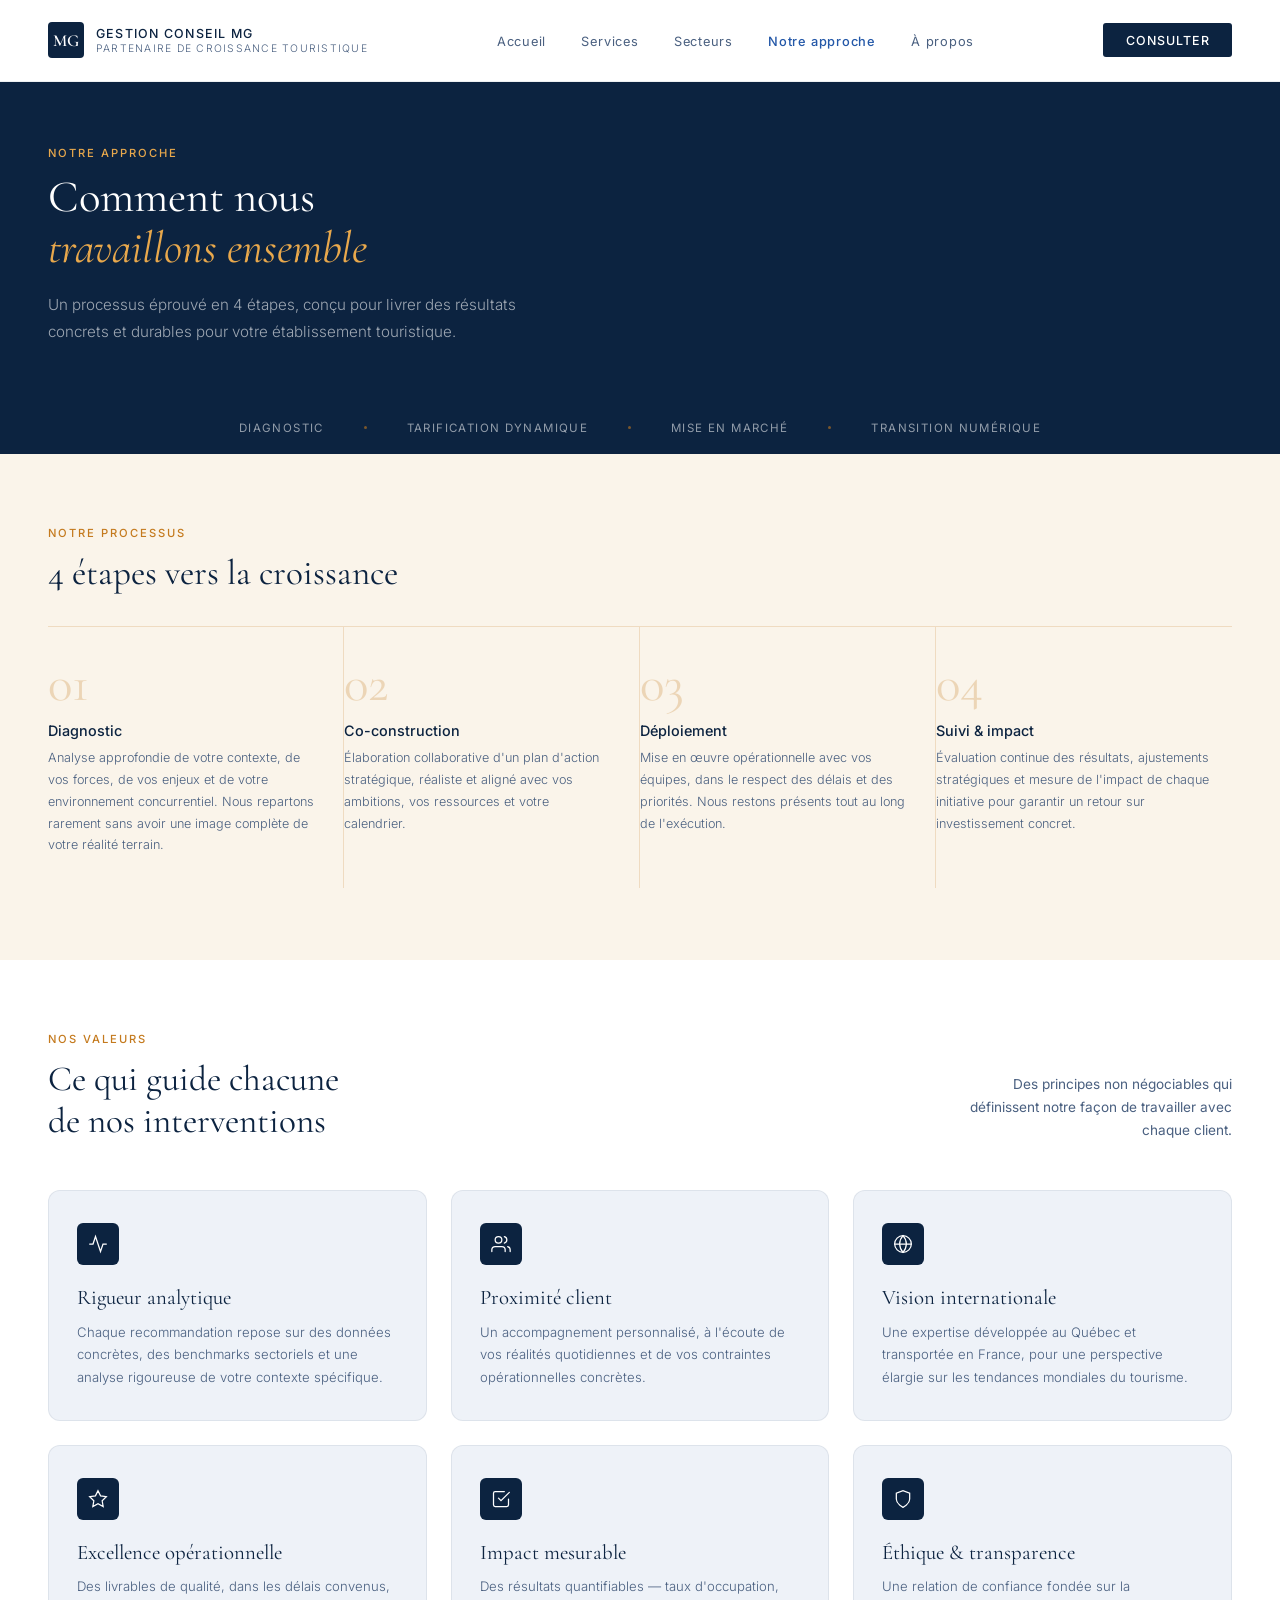
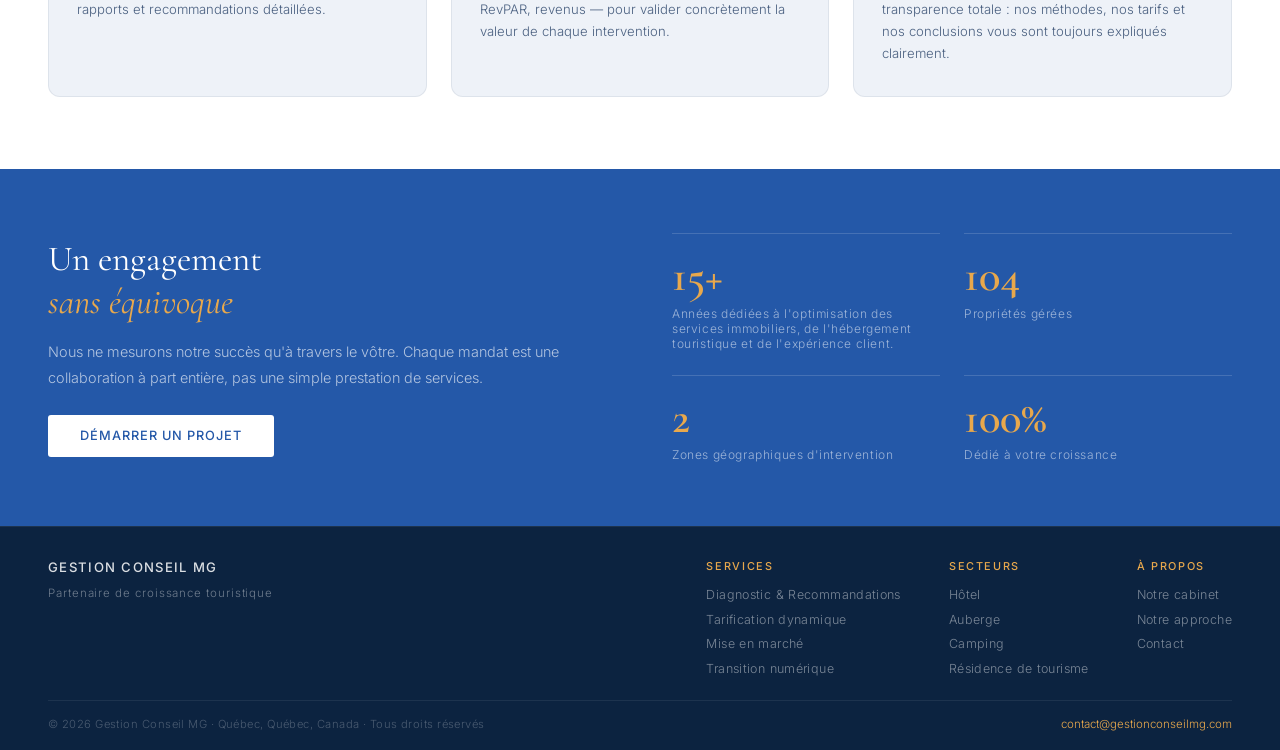
<file: approche.html>
<!DOCTYPE html>
<html lang="fr">
<head>
  <meta charset="UTF-8"/><meta name="viewport" content="width=device-width, initial-scale=1.0"/>
  <title>Notre approche | Gestion Conseil MG</title>
  <link rel="stylesheet" href="style.css"/>
  <style>
    .steps-section { padding: 4.5rem 3rem; background: var(--ivoire); }
    .steps { display: grid; grid-template-columns: repeat(4,1fr); border-top: 0.5px solid rgba(196,122,30,.2); margin-top: 2rem; }
    .step { padding: 2rem 1.8rem 2rem 0; border-right: 0.5px solid rgba(196,122,30,.2); }
    .step:last-child { border-right: none; padding-right: 0; }
    .step-n { font-family: 'Cormorant Garamond', serif; font-size: 3.2rem; color: var(--ocre); opacity: .25; line-height: 1; margin-bottom: .75rem; }
    .step h4 { font-size: .9rem; font-weight: 500; color: var(--encre); margin-bottom: .5rem; }
    .step p { font-size: .79rem; font-weight: 300; color: var(--text-muted); line-height: 1.72; }
    .values-section { padding: 4.5rem 3rem; }
    .values-grid { display: grid; grid-template-columns: repeat(3,1fr); gap: 1.5rem; margin-top: 2.5rem; }
    .val-card { border: 0.5px solid var(--border-soft); border-radius: var(--radius-lg); padding: 2rem 1.75rem; background: var(--bg-soft); transition: border-color .2s; }
    .val-card:hover { border-color: var(--cobalt); }
    .val-icon { width: 42px; height: 42px; background: var(--encre); border-radius: 6px; display: flex; align-items: center; justify-content: center; margin-bottom: 1.25rem; }
    .val-icon svg { width: 20px; height: 20px; stroke: #fff; fill: none; stroke-width: 1.5; stroke-linecap: round; }
    .val-card h3 { font-family: 'Cormorant Garamond', serif; font-size: 1.3rem; font-weight: 400; color: var(--text); margin-bottom: .65rem; }
    .val-card p { font-size: .82rem; font-weight: 300; color: var(--text-muted); line-height: 1.7; }
    .engagement { padding: 4rem 3rem; background: var(--cobalt); display: grid; grid-template-columns: 1fr 1fr; gap: 4rem; align-items: center; }
    .engagement h2 { font-family: 'Cormorant Garamond', serif; font-size: 2.2rem; color: #fff; font-weight: 400; }
    .engagement h2 em { font-style: italic; color: var(--safran); }
    .engagement p { font-size: .9rem; font-weight: 300; color: rgba(255,255,255,.65); line-height: 1.8; margin-top: 1rem; }
    .engagement-stats { display: grid; grid-template-columns: 1fr 1fr; gap: 1.5rem; }
    .e-stat { border-top: 1px solid rgba(255,255,255,.15); padding-top: 1.25rem; }
    .e-num { font-family: 'Cormorant Garamond', serif; font-size: 2.8rem; font-weight: 600; color: var(--safran); line-height: 1; }
    .e-label { font-size: .75rem; font-weight: 300; color: rgba(255,255,255,.55); margin-top: .4rem; letter-spacing: .05em; }
    @media(max-width:860px){
      .steps { grid-template-columns: 1fr 1fr; }
      .step { border-bottom: 0.5px solid rgba(196,122,30,.2); }
      .step:nth-child(2n) { border-right: none; }
      .values-grid { grid-template-columns: 1fr 1fr; }
      .engagement { grid-template-columns: 1fr; gap: 2rem; padding: 3rem 1.5rem; }
      .steps-section { padding: 3rem 1.5rem; }
      .values-section { padding: 3rem 1.5rem; }
    }
    @media(max-width:520px){ .values-grid { grid-template-columns: 1fr; } }
  </style>
</head>
<body>
<nav>
  <a class="logo-wrap" href="index.html"><div class="logo-mark"><span>MG</span></div><div><div class="logo-text">Gestion Conseil MG</div><div class="logo-sub">Partenaire de croissance touristique</div></div></a>
  <ul class="nav-links">
    <li><a href="index.html">Accueil</a></li><li><a href="services.html">Services</a></li><li><a href="secteurs.html">Secteurs</a></li><li><a href="approche.html" class="active">Notre approche</a></li><li><a href="apropos.html">À propos</a></li>
  </ul>
  <a class="nav-cta" href="index.html#contact">Consulter</a>
  <button class="hamburger" aria-label="Menu"><span></span><span></span><span></span></button>
</nav>
<div class="mobile-menu">
  <a href="index.html">Accueil</a><a href="services.html">Services</a><a href="secteurs.html">Secteurs</a><a href="approche.html">Notre approche</a><a href="apropos.html">À propos</a>
  <a class="mobile-cta" href="index.html#contact">Consulter</a>
</div>

<div class="page-hero">
  <span class="sec-label">Notre approche</span>
  <h1>Comment nous<br><em>travaillons ensemble</em></h1>
  <p>Un processus éprouvé en 4 étapes, conçu pour livrer des résultats concrets et durables pour votre établissement touristique.</p>
</div>

<div class="tagline-bar">
  <span class="tl-item">Diagnostic</span><div class="tl-dot"></div>
  <span class="tl-item">Tarification dynamique</span><div class="tl-dot"></div>
  <span class="tl-item">Mise en marché</span><div class="tl-dot"></div>
  <span class="tl-item">Transition numérique</span>
</div>

<section class="steps-section">
  <span class="sec-label">Notre processus</span>
  <h2>4 étapes vers la croissance</h2>
  <div class="steps">
    <div class="step"><div class="step-n">01</div><h4>Diagnostic</h4><p>Analyse approfondie de votre contexte, de vos forces, de vos enjeux et de votre environnement concurrentiel. Nous repartons rarement sans avoir une image complète de votre réalité terrain.</p></div>
    <div class="step"><div class="step-n">02</div><h4>Co-construction</h4><p>Élaboration collaborative d'un plan d'action stratégique, réaliste et aligné avec vos ambitions, vos ressources et votre calendrier.</p></div>
    <div class="step"><div class="step-n">03</div><h4>Déploiement</h4><p>Mise en œuvre opérationnelle avec vos équipes, dans le respect des délais et des priorités. Nous restons présents tout au long de l'exécution.</p></div>
    <div class="step"><div class="step-n">04</div><h4>Suivi &amp; impact</h4><p>Évaluation continue des résultats, ajustements stratégiques et mesure de l'impact de chaque initiative pour garantir un retour sur investissement concret.</p></div>
  </div>
</section>

<section class="values-section">
  <div class="sec-header">
    <div><span class="sec-label">Nos valeurs</span><h2>Ce qui guide chacune<br>de nos interventions</h2></div>
    <p class="sec-desc-right">Des principes non négociables qui définissent notre façon de travailler avec chaque client.</p>
  </div>
  <div class="values-grid">
    <div class="val-card">
      <div class="val-icon"><svg viewBox="0 0 24 24"><polyline points="22 12 18 12 15 21 9 3 6 12 2 12"/></svg></div>
      <h3>Rigueur analytique</h3>
      <p>Chaque recommandation repose sur des données concrètes, des benchmarks sectoriels et une analyse rigoureuse de votre contexte spécifique.</p>
    </div>
    <div class="val-card">
      <div class="val-icon"><svg viewBox="0 0 24 24"><path d="M17 21v-2a4 4 0 0 0-4-4H5a4 4 0 0 0-4 4v2"/><circle cx="9" cy="7" r="4"/><path d="M23 21v-2a4 4 0 0 0-3-3.87"/><path d="M16 3.13a4 4 0 0 1 0 7.75"/></svg></div>
      <h3>Proximité client</h3>
      <p>Un accompagnement personnalisé, à l'écoute de vos réalités quotidiennes et de vos contraintes opérationnelles concrètes.</p>
    </div>
    <div class="val-card">
      <div class="val-icon"><svg viewBox="0 0 24 24"><circle cx="12" cy="12" r="10"/><line x1="2" y1="12" x2="22" y2="12"/><path d="M12 2a15.3 15.3 0 0 1 4 10 15.3 15.3 0 0 1-4 10 15.3 15.3 0 0 1-4-10 15.3 15.3 0 0 1 4-10z"/></svg></div>
      <h3>Vision internationale</h3>
      <p>Une expertise développée au Québec et transportée en France, pour une perspective élargie sur les tendances mondiales du tourisme.</p>
    </div>
    <div class="val-card">
      <div class="val-icon"><svg viewBox="0 0 24 24"><path d="M12 2l3.09 6.26L22 9.27l-5 4.87 1.18 6.88L12 17.77l-6.18 3.25L7 14.14 2 9.27l6.91-1.01L12 2z"/></svg></div>
      <h3>Excellence opérationnelle</h3>
      <p>Des livrables de qualité, dans les délais convenus, rapports et recommandations détaillées.</p>
    </div>
    <div class="val-card">
      <div class="val-icon"><svg viewBox="0 0 24 24"><path d="M9 11l3 3L22 4"/><path d="M21 12v7a2 2 0 0 1-2 2H5a2 2 0 0 1-2-2V5a2 2 0 0 1 2-2h11"/></svg></div>
      <h3>Impact mesurable</h3>
      <p>Des résultats quantifiables — taux d'occupation, RevPAR, revenus — pour valider concrètement la valeur de chaque intervention.</p>
    </div>
    <div class="val-card">
      <div class="val-icon"><svg viewBox="0 0 24 24"><path d="M12 22s8-4 8-10V5l-8-3-8 3v7c0 6 8 10 8 10z"/></svg></div>
      <h3>Éthique &amp; transparence</h3>
      <p>Une relation de confiance fondée sur la transparence totale : nos méthodes, nos tarifs et nos conclusions vous sont toujours expliqués clairement.</p>
    </div>
  </div>
</section>

<div class="engagement">
  <div>
    <h2>Un engagement<br><em>sans équivoque</em></h2>
    <p>Nous ne mesurons notre succès qu'à travers le vôtre. Chaque mandat est une collaboration à part entière, pas une simple prestation de services.</p>
    <a class="btn-white" href="index.html#contact" style="margin-top:1.5rem;background:#fff;color:var(--cobalt);border:none;padding:.85rem 2rem;font-family:'Inter',sans-serif;font-size:.8rem;font-weight:500;letter-spacing:.08em;text-transform:uppercase;cursor:pointer;border-radius:3px;text-decoration:none;display:inline-block;">Démarrer un projet</a>
  </div>
  <div class="engagement-stats">
    <div class="e-stat"><div class="e-num">15+</div><div class="e-label">Années dédiées à l'optimisation des services immobiliers, de l'hébergement touristique et de l'expérience client.</div></div>
    <div class="e-stat"><div class="e-num">104</div><div class="e-label">Propriétés gérées</div></div>
    <div class="e-stat"><div class="e-num">2</div><div class="e-label">Zones géographiques d'intervention</div></div>
    <div class="e-stat"><div class="e-num">100%</div><div class="e-label">Dédié à votre croissance</div></div>
  </div>
</div>

<footer>
  <div class="footer-top">
    <div class="foot-brand"><span class="foot-logo">Gestion Conseil MG</span><span class="foot-tagline">Partenaire de croissance touristique</span></div>
    <div class="foot-nav">
      <div class="foot-nav-col"><span class="foot-col-title">Services</span><a href="services.html">Diagnostic &amp; Recommandations</a><a href="services.html">Tarification dynamique</a><a href="services.html">Mise en marché</a><a href="services.html">Transition numérique</a></div>
      <div class="foot-nav-col"><span class="foot-col-title">Secteurs</span><a href="secteurs.html">Hôtel</a><a href="secteurs.html">Auberge</a><a href="secteurs.html">Camping</a><a href="secteurs.html">Résidence de tourisme</a></div>
      <div class="foot-nav-col"><span class="foot-col-title">À propos</span><a href="apropos.html">Notre cabinet</a><a href="approche.html">Notre approche</a><a href="index.html#contact">Contact</a></div>
    </div>
  </div>
  <div class="footer-bottom">
    <span class="foot-copy">© 2026 Gestion Conseil MG · Québec, Québec, Canada · Tous droits réservés</span>
    <span class="foot-contact"><a href="mailto:matthieu.gergaud@gmail.com">contact@gestionconseilmg.com</a></span>
  </div>
</footer>
<script>
const hamburger=document.querySelector('.hamburger'),mobileMenu=document.querySelector('.mobile-menu');
hamburger.addEventListener('click',()=>{hamburger.classList.toggle('open');mobileMenu.classList.toggle('open');document.body.style.overflow=mobileMenu.classList.contains('open')?'hidden':'';});
mobileMenu.querySelectorAll('a').forEach(a=>a.addEventListener('click',()=>{hamburger.classList.remove('open');mobileMenu.classList.remove('open');document.body.style.overflow='';}));
</script>
</body>
</html>
</file>
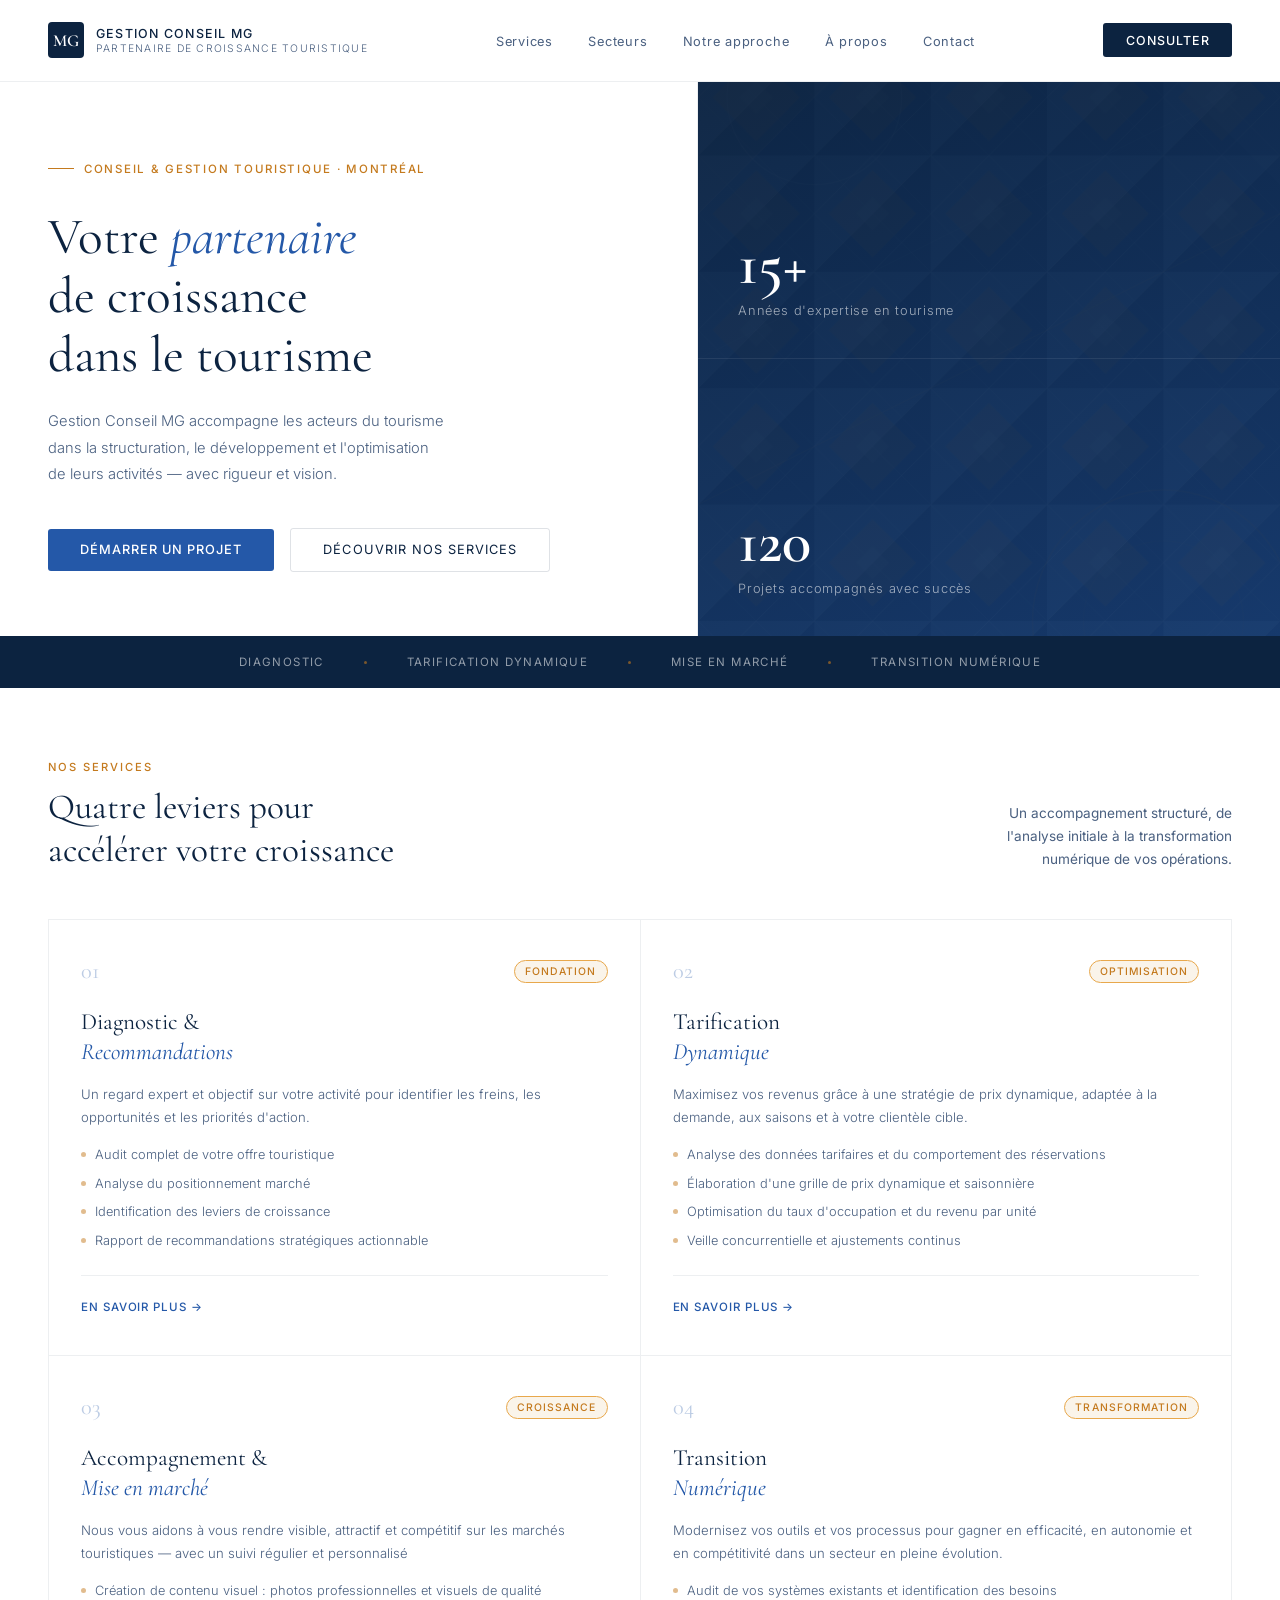
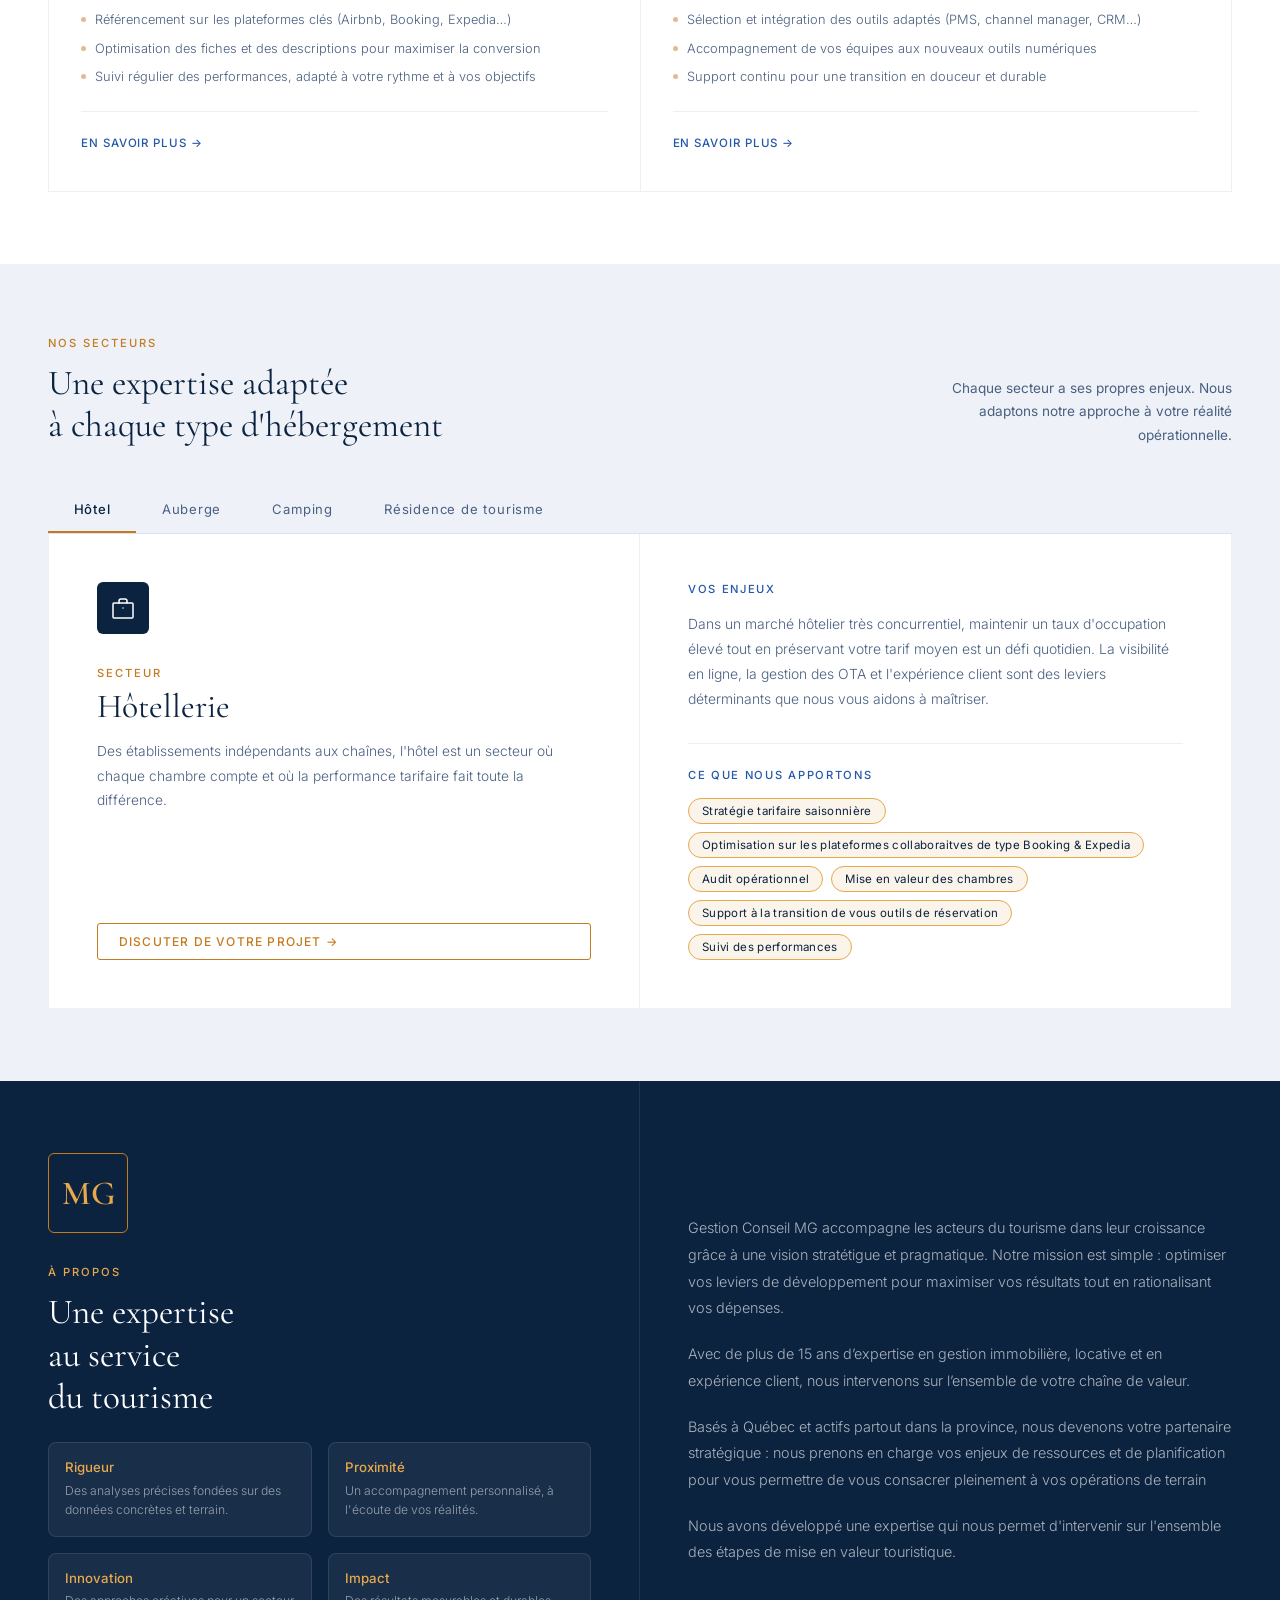
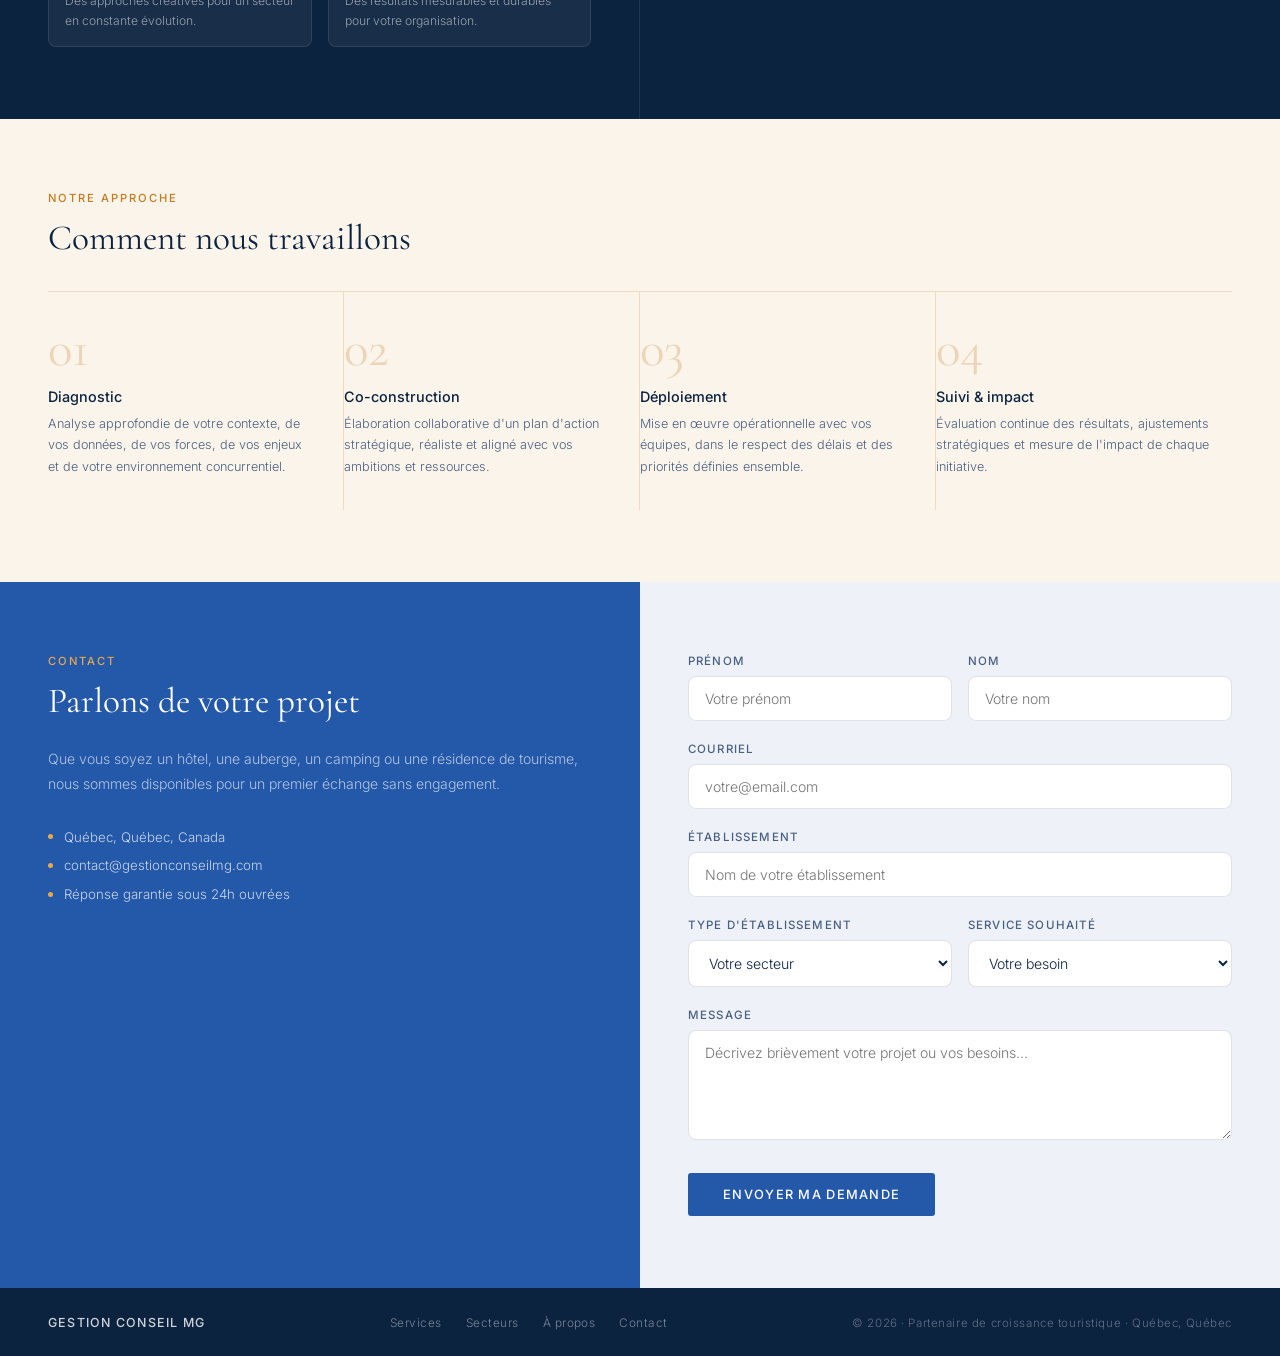
<file: gestion-conseil-mg-cobalt-ocre (1).html>
<!DOCTYPE html>
<html lang="fr">
<head>
  <meta charset="UTF-8" />
  <meta name="viewport" content="width=device-width, initial-scale=1.0" />
  <title>Gestion Conseil MG | Partenaire de croissance touristique</title>
  <meta name="description" content="Gestion Conseil MG accompagne les hôtels, auberges, campings et résidences de tourisme dans leur croissance : diagnostic, tarification dynamique, mise en marché et transition numérique." />
  <link rel="preconnect" href="https://fonts.googleapis.com" />
  <link rel="preconnect" href="https://fonts.gstatic.com" crossorigin />
  <link href="https://fonts.googleapis.com/css2?family=Cormorant+Garamond:ital,wght@0,400;0,600;1,400&family=Inter:wght@300;400;500&display=swap" rel="stylesheet" />
  <style>
    :root {
      --encre:      #0C2340;
      --cobalt:     #2458A8;
      --ciel:       #5B90D8;
      --ocre:       #C47A1E;
      --safran:     #E8A84C;
      --ivoire:     #FAF4EA;
      --ivoire-mid: #F0E8D8;
      --text:       #0C2340;
      --text-muted: #4A6080;
      --bg:         #ffffff;
      --bg-soft:    #EEF2F8;
      --border:     rgba(12,35,64,0.13);
      --border-soft:rgba(12,35,64,0.07);
      --radius:     8px;
      --radius-lg:  12px;
    }

    * { margin: 0; padding: 0; box-sizing: border-box; }

    body {
      font-family: 'Inter', sans-serif;
      background: var(--bg);
      color: var(--text);
      -webkit-font-smoothing: antialiased;
    }

    /* ── NAV ── */
    nav {
      display: flex;
      justify-content: space-between;
      align-items: center;
      padding: 1.4rem 3rem;
      border-bottom: 0.5px solid var(--border-soft);
      position: sticky;
      top: 0;
      background: var(--bg);
      z-index: 100;
    }
    .logo-wrap { display: flex; align-items: center; gap: 12px; text-decoration: none; }
    .logo-mark {
      width: 36px; height: 36px;
      background: var(--encre);
      border-radius: 4px;
      display: flex; align-items: center; justify-content: center;
      flex-shrink: 0;
    }
    .logo-mark span {
      font-family: 'Cormorant Garamond', serif;
      font-size: 1.05rem; font-weight: 600; color: #fff;
    }
    .logo-text {
      font-size: 0.78rem; font-weight: 500;
      letter-spacing: 0.1em; color: var(--text);
      text-transform: uppercase; line-height: 1.3;
    }
    .logo-sub {
      font-size: 0.65rem; font-weight: 300;
      letter-spacing: 0.12em; color: var(--text-muted);
      text-transform: uppercase;
    }
    .nav-links { display: flex; gap: 2.2rem; list-style: none; }
    .nav-links a {
      font-size: 0.8rem; color: var(--text-muted);
      text-decoration: none; letter-spacing: 0.06em;
      transition: color 0.2s;
    }
    .nav-links a:hover { color: var(--cobalt); }
    .nav-cta {
      font-size: 0.78rem; font-weight: 500;
      background: var(--encre); color: #fff;
      border: none; padding: 0.6rem 1.4rem;
      border-radius: 3px; cursor: pointer;
      font-family: 'Inter', sans-serif;
      letter-spacing: 0.08em; text-transform: uppercase;
      transition: opacity 0.2s;
    }
    .nav-cta:hover { opacity: 0.88; }

    /* ── HERO ── */
    .hero { display: grid; grid-template-columns: 1.2fr 1fr; min-height: 540px; }
    .hero-left {
      padding: 5rem 3rem 4rem;
      display: flex; flex-direction: column; justify-content: center;
      border-right: 0.5px solid var(--border-soft);
    }
    .hero-tag { display: inline-flex; align-items: center; gap: 10px; margin-bottom: 2rem; }
    .tag-line { width: 26px; height: 1px; background: var(--ocre); }
    .tag-txt {
      font-size: 0.72rem; font-weight: 500;
      letter-spacing: 0.15em; color: var(--ocre); text-transform: uppercase;
    }
    h1 {
      font-family: 'Cormorant Garamond', serif;
      font-size: 3.2rem; line-height: 1.15;
      color: var(--text); margin-bottom: 1.5rem; font-weight: 400;
    }
    h1 em { font-style: italic; color: var(--cobalt); }
    .hero-desc {
      font-size: 0.92rem; font-weight: 300;
      color: var(--text-muted); line-height: 1.8;
      max-width: 400px; margin-bottom: 2.5rem;
    }
    .hero-actions { display: flex; gap: 1rem; align-items: center; flex-wrap: wrap; }
    .btn-dark {
      background: var(--cobalt); color: #fff; border: none;
      padding: 0.85rem 2rem; font-family: 'Inter', sans-serif;
      font-size: 0.8rem; font-weight: 500;
      letter-spacing: 0.08em; text-transform: uppercase;
      cursor: pointer; border-radius: 3px; transition: opacity 0.2s;
    }
    .btn-dark:hover { opacity: 0.88; }
    .btn-outline {
      background: transparent; color: var(--text);
      border: 0.5px solid var(--border);
      padding: 0.85rem 2rem; font-family: 'Inter', sans-serif;
      font-size: 0.8rem; letter-spacing: 0.08em;
      text-transform: uppercase; cursor: pointer; border-radius: 3px;
      transition: border-color 0.2s, color 0.2s;
    }
    .btn-outline:hover { border-color: var(--ocre); color: var(--ocre); }
    .hero-right {
      display: grid; grid-template-rows: 1fr 1fr;
      background: var(--encre);
      position: relative;
      overflow: hidden;
    }
    .hero-right-bg {
      position: absolute;
      inset: 0;
      width: 100%;
      height: 100%;
      z-index: 0;
      opacity: 0.18;
    }
    .hero-right-overlay {
      position: absolute;
      inset: 0;
      background: linear-gradient(160deg, rgba(12,35,64,0.55) 0%, rgba(36,88,168,0.35) 100%);
      z-index: 1;
    }
    .hero-stat-block {
      padding: 2.5rem;
      border-bottom: 0.5px solid rgba(255,255,255,0.08);
      display: flex; flex-direction: column; justify-content: flex-end;
      position: relative;
      z-index: 2;
    }
    .hero-stat-block:last-child { border-bottom: none; border-right: none; }
    .big-num {
      font-family: 'Cormorant Garamond', serif;
      font-size: 3.8rem; font-weight: 600;
      color: #ffffff; line-height: 1;
    }
    .big-label {
      font-size: 0.8rem; font-weight: 300;
      color: rgba(255,255,255,0.6); letter-spacing: 0.06em; margin-top: 0.5rem;
    }

    /* ── TAGLINE BAR ── */
    .tagline-bar {
      padding: 1.2rem 3rem;
      display: flex; align-items: center; justify-content: center;
      gap: 2.5rem; background: var(--encre);
      flex-wrap: wrap;
    }
    .tl-item {
      font-size: 0.72rem; font-weight: 400;
      color: rgba(255,255,255,0.55); letter-spacing: 0.12em; text-transform: uppercase;
    }
    .tl-dot { width: 3px; height: 3px; border-radius: 50%; background: var(--ocre); opacity: 0.6; }

    /* ── SECTIONS ── */
    .section { padding: 4.5rem 3rem; }
    .sec-label {
      font-size: 0.7rem; font-weight: 500;
      letter-spacing: 0.18em; color: var(--ocre);
      text-transform: uppercase; margin-bottom: 0.75rem;
      display: block;
    }
    h2 {
      font-family: 'Cormorant Garamond', serif;
      font-size: 2.2rem; font-weight: 400;
      color: var(--text); line-height: 1.2;
    }
    .sec-header {
      display: flex; align-items: flex-end;
      justify-content: space-between; margin-bottom: 3rem;
    }
    .sec-desc-right {
      font-size: 0.85rem; color: var(--text-muted);
      line-height: 1.7; max-width: 280px; text-align: right;
    }

    /* ── SERVICES ── */
    .services-grid {
      display: grid; grid-template-columns: repeat(2, 1fr);
      border-top: 0.5px solid var(--border-soft);
      border-left: 0.5px solid var(--border-soft);
    }
    .svc {
      padding: 2.5rem 2rem;
      border-right: 0.5px solid var(--border-soft);
      border-bottom: 0.5px solid var(--border-soft);
      display: flex; flex-direction: column;
      transition: background 0.2s;
    }
    .svc:hover { background: var(--bg-soft); }
    .svc-top {
      display: flex; align-items: flex-start;
      justify-content: space-between; margin-bottom: 1.5rem;
    }
    .svc-num {
      font-family: 'Cormorant Garamond', serif;
      font-size: 1.4rem; color: var(--cobalt); opacity: 0.3; line-height: 1;
    }
    .svc-badge {
      font-size: 0.65rem; font-weight: 500;
      letter-spacing: 0.1em; text-transform: uppercase;
      padding: 4px 10px; border-radius: 100px;
      background: var(--ivoire); color: var(--ocre);
      border: 0.5px solid var(--safran);
    }
    .svc h3 {
      font-family: 'Cormorant Garamond', serif;
      font-size: 1.45rem; font-weight: 400;
      color: var(--text); margin-bottom: 1rem; line-height: 1.3;
    }
    .svc h3 em { font-style: italic; color: var(--cobalt); }
    .svc-body {
      font-size: 0.82rem; font-weight: 300;
      color: var(--text-muted); line-height: 1.75; flex: 1;
    }
    .svc-items { list-style: none; margin-top: 1rem; display: flex; flex-direction: column; gap: 0.55rem; }
    .svc-items li {
      display: flex; align-items: flex-start; gap: 9px;
      font-size: 0.8rem; font-weight: 300;
      color: var(--text-muted); line-height: 1.55;
    }
    .li-dot {
      width: 5px; height: 5px; border-radius: 50%;
      background: var(--ocre); opacity: 0.5;
      flex-shrink: 0; margin-top: 7px;
    }
    .svc-footer {
      margin-top: 1.5rem; padding-top: 1.2rem;
      border-top: 0.5px solid var(--border-soft);
    }
    .svc-link {
      display: inline-flex; align-items: center; gap: 6px;
      font-size: 0.72rem; font-weight: 500; color: var(--cobalt);
      letter-spacing: 0.08em; text-transform: uppercase; cursor: pointer;
      text-decoration: none; transition: gap 0.2s, color 0.2s;
    }
    .svc-link:hover { gap: 10px; color: var(--ocre); }

    /* ── SECTEURS ── */
    .secteurs-section { padding: 4.5rem 3rem; background: var(--bg-soft); }
    .secteur-tabs {
      display: flex; border-bottom: 0.5px solid var(--border-soft);
      overflow-x: auto;
    }
    .tab-btn {
      font-size: 0.82rem; font-weight: 400;
      letter-spacing: 0.06em; color: var(--text-muted);
      background: transparent; border: none;
      border-bottom: 2px solid transparent;
      padding: 0.9rem 1.6rem; cursor: pointer;
      font-family: 'Inter', sans-serif;
      transition: color 0.2s, border-color 0.2s;
      white-space: nowrap;
    }
    .tab-btn.active { color: var(--encre); font-weight: 500; border-bottom-color: var(--ocre); }
    .tab-btn:hover { color: var(--text); }
    .secteur-panels {
      border: 0.5px solid var(--border-soft);
      border-top: none; background: var(--bg);
    }
    .secteur-panel { display: none; grid-template-columns: 1fr 1fr; min-height: 400px; }
    .secteur-panel.active { display: grid; }
    .panel-left {
      padding: 3rem;
      border-right: 0.5px solid var(--border-soft);
      display: flex; flex-direction: column; justify-content: space-between;
    }
    .panel-icon {
      width: 52px; height: 52px;
      background: var(--encre);
      border-radius: 6px;
      display: flex; align-items: center; justify-content: center;
      margin-bottom: 2rem;
    }
    .panel-icon svg {
      width: 24px; height: 24px;
      stroke: #fff; fill: none;
      stroke-width: 1.5; stroke-linecap: round; stroke-linejoin: round;
    }
    .panel-title {
      font-family: 'Cormorant Garamond', serif;
      font-size: 2.1rem; font-weight: 400;
      color: var(--text); margin-bottom: 0.75rem; line-height: 1.2;
    }
    .panel-title em { font-style: italic; color: var(--cobalt); }
    .panel-subtitle {
      font-size: 0.86rem; font-weight: 300;
      color: var(--text-muted); line-height: 1.78; margin-bottom: 2rem;
    }
    .panel-cta {
      display: inline-flex; align-items: center; gap: 8px;
      font-size: 0.75rem; font-weight: 500; color: var(--ocre);
      letter-spacing: 0.1em; text-transform: uppercase; cursor: pointer;
      border: 1px solid var(--ocre); padding: 0.65rem 1.3rem;
      border-radius: 3px; background: transparent;
      font-family: 'Inter', sans-serif; transition: background 0.2s, color 0.2s;
    }
    .panel-cta:hover { background: var(--ocre); color: #fff; }
    .panel-right { padding: 3rem; display: flex; flex-direction: column; }
    .panel-challenge { margin-bottom: 2rem; }
    .panel-challenge h4, .panel-services h4 {
      font-size: 0.7rem; font-weight: 500;
      letter-spacing: 0.15em; color: var(--cobalt);
      text-transform: uppercase; margin-bottom: 1rem;
    }
    .panel-challenge p {
      font-size: 0.87rem; font-weight: 300;
      color: var(--text-muted); line-height: 1.78;
    }
    .panel-services { border-top: 0.5px solid var(--border-soft); padding-top: 1.5rem; }
    .panel-tags { display: flex; flex-wrap: wrap; gap: 0.5rem; }
    .ptag {
      font-size: 0.72rem; font-weight: 400;
      color: var(--encre); background: var(--ivoire);
      border: 0.5px solid var(--safran);
      padding: 5px 13px; border-radius: 100px; letter-spacing: 0.03em;
    }

    /* ── À PROPOS ── */
    .about { display: grid; grid-template-columns: 1fr 1fr; background: var(--encre); }
    .about-left { padding: 4.5rem 3rem; border-right: 0.5px solid rgba(255,255,255,0.08); }
    .about-left .sec-label { color: var(--safran); }
    .about-left h2 { color: #fff; margin-bottom: 1.5rem; }
    .about-right { padding: 4.5rem 3rem; display: flex; flex-direction: column; justify-content: center; }
    .about-right p {
      font-size: 0.9rem; font-weight: 300;
      color: rgba(255,255,255,0.65); line-height: 1.85; margin-bottom: 1.2rem;
    }
    .mg-monogram {
      width: 80px; height: 80px;
      border: 1.5px solid var(--ocre); border-radius: 6px;
      display: flex; align-items: center; justify-content: center;
      margin-bottom: 2rem;
    }
    .mg-monogram span {
      font-family: 'Cormorant Garamond', serif;
      font-size: 2.1rem; font-weight: 600; color: var(--safran);
    }
    .values { display: grid; grid-template-columns: 1fr 1fr; gap: 1rem; margin-top: 1.5rem; }
    .val {
      border: 0.5px solid rgba(255,255,255,0.1);
      padding: 1rem; border-radius: var(--radius);
      background: rgba(255,255,255,0.05);
    }
    .val h4 { font-size: 0.83rem; font-weight: 500; color: var(--safran); margin-bottom: 0.35rem; }
    .val p { font-size: 0.76rem; font-weight: 300; color: rgba(255,255,255,0.55); line-height: 1.6; }

    /* ── PROCESSUS ── */
    .process { padding: 4.5rem 3rem; background: var(--ivoire); }
    .process .sec-label { color: var(--ocre); }
    .steps {
      display: grid; grid-template-columns: repeat(4, 1fr);
      border-top: 0.5px solid rgba(196,122,30,0.2); margin-top: 2rem;
    }
    .step { padding: 2rem 1.8rem 2rem 0; border-right: 0.5px solid rgba(196,122,30,0.2); }
    .step:last-child { border-right: none; padding-right: 0; }
    .step-n {
      font-family: 'Cormorant Garamond', serif;
      font-size: 3.2rem; color: var(--ocre);
      opacity: 0.25; line-height: 1; margin-bottom: 0.75rem;
    }
    .step h4 { font-size: 0.9rem; font-weight: 500; color: var(--encre); margin-bottom: 0.5rem; }
    .step p { font-size: 0.79rem; font-weight: 300; color: var(--text-muted); line-height: 1.72; }

    /* ── CONTACT ── */
    .contact-section { display: grid; grid-template-columns: 1fr 1fr; }
    .contact-left { padding: 4.5rem 3rem; background: var(--cobalt); }
    .contact-left .sec-label { color: var(--safran); }
    .contact-left h2 {
      font-family: 'Cormorant Garamond', serif;
      font-size: 2.2rem; color: #fff; margin-bottom: 1.5rem;
    }
    .contact-left p {
      font-size: 0.88rem; font-weight: 300;
      color: rgba(255,255,255,0.65); line-height: 1.8; margin-bottom: 2rem;
    }
    .contact-details { display: flex; flex-direction: column; gap: 0.8rem; }
    .cd {
      font-size: 0.83rem; font-weight: 300;
      color: rgba(255,255,255,0.75);
      display: flex; align-items: center; gap: 11px;
    }
    .cd-dot { width: 5px; height: 5px; border-radius: 50%; background: var(--safran); flex-shrink: 0; }
    .contact-right { padding: 4.5rem 3rem; background: var(--bg-soft); }
    .form-group { margin-bottom: 1.3rem; }
    .form-group label {
      display: block; font-size: 0.72rem; font-weight: 500;
      letter-spacing: 0.1em; text-transform: uppercase;
      color: var(--text-muted); margin-bottom: 0.5rem;
    }
    .form-group input,
    .form-group textarea,
    .form-group select {
      width: 100%; padding: 0.82rem 1rem;
      border: 0.5px solid var(--border);
      border-radius: var(--radius);
      background: var(--bg); color: var(--text);
      font-family: 'Inter', sans-serif;
      font-size: 0.88rem; font-weight: 300; outline: none;
      transition: border-color 0.2s;
    }
    .form-group input:focus,
    .form-group textarea:focus,
    .form-group select:focus { border-color: var(--cobalt); }
    .form-group textarea { min-height: 110px; resize: vertical; }
    .form-row { display: grid; grid-template-columns: 1fr 1fr; gap: 1rem; }
    .submit {
      background: var(--cobalt); color: #fff; border: none;
      padding: 0.9rem 2.2rem; font-family: 'Inter', sans-serif;
      font-size: 0.8rem; font-weight: 500;
      letter-spacing: 0.1em; text-transform: uppercase;
      cursor: pointer; border-radius: 3px; margin-top: 0.5rem;
      transition: opacity 0.2s;
    }
    .submit:hover { opacity: 0.88; }

    /* ── FOOTER ── */
    footer {
      border-top: 0.5px solid var(--border-soft);
      padding: 1.6rem 3rem;
      background: var(--encre);
      display: flex; justify-content: space-between; align-items: center;
      flex-wrap: wrap; gap: 1rem;
    }
    .foot-logo {
      font-size: 0.78rem; font-weight: 500;
      letter-spacing: 0.1em; color: rgba(255,255,255,0.8); text-transform: uppercase;
    }
    .foot-links { display: flex; gap: 1.5rem; }
    .foot-links a {
      font-size: 0.74rem; font-weight: 300;
      color: rgba(255,255,255,0.45); text-decoration: none;
      letter-spacing: 0.04em; transition: color 0.2s;
    }
    .foot-links a:hover { color: var(--safran); }
    .foot-right {
      font-size: 0.72rem; font-weight: 300;
      color: rgba(255,255,255,0.35); letter-spacing: 0.05em;
    }

    /* ── RESPONSIVE ── */
    @media (max-width: 900px) {
      nav { padding: 1rem 1.5rem; }
      .nav-links { display: none; }
      .hero { grid-template-columns: 1fr; }
      .hero-right { grid-template-columns: 1fr 1fr; grid-template-rows: auto; min-height: auto; }
      .hero-stat-block { border-bottom: none; border-right: 0.5px solid var(--border-soft); }
      .hero-stat-block:last-child { border-right: none; }
      h1 { font-size: 2.4rem; }
      .section, .secteurs-section, .about-left, .about-right,
      .process, .contact-left, .contact-right { padding: 3rem 1.5rem; }
      .services-grid { grid-template-columns: 1fr; }
      .about { grid-template-columns: 1fr; }
      .about-left { border-right: none; border-bottom: 0.5px solid rgba(255,255,255,0.08); }
      .steps { grid-template-columns: 1fr 1fr; }
      .step { border-bottom: 0.5px solid rgba(196,122,30,0.2); }
      .step:nth-child(2n) { border-right: none; }
      .contact-section { grid-template-columns: 1fr; }
      .secteur-panel { grid-template-columns: 1fr; }
      .panel-left { border-right: none; border-bottom: 0.5px solid var(--border-soft); }
      .sec-header { flex-direction: column; align-items: flex-start; gap: 1rem; }
      .sec-desc-right { text-align: left; max-width: 100%; }
      .form-row { grid-template-columns: 1fr; }
      .tagline-bar { gap: 1.5rem; }
    }
  </style>
</head>
<body>

<!-- ── NAVIGATION ── -->
<nav>
  <a class="logo-wrap" href="#">
    <div class="logo-mark"><span>MG</span></div>
    <div>
      <div class="logo-text">Gestion Conseil MG</div>
      <div class="logo-sub">Partenaire de croissance touristique</div>
    </div>
  </a>
  <ul class="nav-links">
    <li><a href="#services">Services</a></li>
    <li><a href="#secteurs">Secteurs</a></li>
    <li><a href="#approche">Notre approche</a></li>
    <li><a href="#apropos">À propos</a></li>
    <li><a href="#contact">Contact</a></li>
  </ul>
  <button class="nav-cta" onclick="document.getElementById('contact').scrollIntoView({behavior:'smooth'})">Consulter</button>
</nav>

<!-- ── HERO ── -->
<section class="hero">
  <div class="hero-left">
    <div class="hero-tag">
      <div class="tag-line"></div>
      <div class="tag-txt">Conseil &amp; Gestion Touristique · Montréal</div>
    </div>
    <h1>Votre <em>partenaire</em><br>de croissance<br>dans le tourisme</h1>
    <p class="hero-desc">Gestion Conseil MG accompagne les acteurs du tourisme dans la structuration, le développement et l'optimisation de leurs activités — avec rigueur et vision.</p>
    <div class="hero-actions">
      <button class="btn-dark" onclick="document.getElementById('contact').scrollIntoView({behavior:'smooth'})">Démarrer un projet</button>
      <button class="btn-outline" onclick="document.getElementById('services').scrollIntoView({behavior:'smooth'})">Découvrir nos services</button>
    </div>
  </div>
  <div class="hero-right">
    <!-- Texture géométrique SVG -->
    <svg class="hero-right-bg" xmlns="http://www.w3.org/2000/svg" viewBox="0 0 400 600" preserveAspectRatio="xMidYMid slice">
      <!-- Grille de triangles et losanges -->
      <defs>
        <pattern id="geo" x="0" y="0" width="80" height="80" patternUnits="userSpaceOnUse">
          <!-- Triangle haut-gauche -->
          <polygon points="0,0 80,0 0,80" fill="#5B90D8" opacity="0.6"/>
          <!-- Triangle bas-droit -->
          <polygon points="80,80 80,0 0,80" fill="#2458A8" opacity="0.5"/>
          <!-- Losange central -->
          <polygon points="40,10 70,40 40,70 10,40" fill="#C47A1E" opacity="0.25"/>
          <!-- Petit carré centre -->
          <rect x="32" y="32" width="16" height="16" fill="#ffffff" opacity="0.08" transform="rotate(45 40 40)"/>
        </pattern>
        <pattern id="grid" x="0" y="0" width="40" height="40" patternUnits="userSpaceOnUse">
          <line x1="40" y1="0" x2="0" y2="40" stroke="#ffffff" stroke-width="0.4" opacity="0.3"/>
          <line x1="0" y1="0" x2="40" y2="40" stroke="#ffffff" stroke-width="0.4" opacity="0.15"/>
        </pattern>
      </defs>
      <rect width="400" height="600" fill="url(#geo)"/>
      <rect width="400" height="600" fill="url(#grid)"/>
      <!-- Grands triangles décoratifs -->
      <polygon points="0,0 200,0 0,200" fill="#E8A84C" opacity="0.12"/>
      <polygon points="400,600 200,600 400,400" fill="#5B90D8" opacity="0.15"/>
      <polygon points="400,0 400,180 220,0" fill="#ffffff" opacity="0.06"/>
      <!-- Cercles géométriques -->
      <circle cx="320" cy="480" r="90" fill="none" stroke="#C47A1E" stroke-width="1" opacity="0.2"/>
      <circle cx="320" cy="480" r="55" fill="none" stroke="#C47A1E" stroke-width="0.5" opacity="0.15"/>
      <circle cx="80" cy="120" r="60" fill="none" stroke="#ffffff" stroke-width="0.8" opacity="0.12"/>
      <!-- Lignes diagonales -->
      <line x1="0" y1="300" x2="400" y2="100" stroke="#ffffff" stroke-width="0.5" opacity="0.1"/>
      <line x1="0" y1="400" x2="400" y2="200" stroke="#E8A84C" stroke-width="0.8" opacity="0.15"/>
    </svg>
    <div class="hero-right-overlay"></div>
    <div class="hero-stat-block">
      <div class="big-num">15+</div>
      <div class="big-label">Années d'expertise en tourisme</div>
    </div>
    <div class="hero-stat-block">
      <div class="big-num">120</div>
      <div class="big-label">Projets accompagnés avec succès</div>
    </div>
  </div>
</section>

<!-- ── TAGLINE BAR ── -->
<div class="tagline-bar">
  <span class="tl-item">Diagnostic</span>
  <div class="tl-dot"></div>
  <span class="tl-item">Tarification dynamique</span>
  <div class="tl-dot"></div>
  <span class="tl-item">Mise en marché</span>
  <div class="tl-dot"></div>
  <span class="tl-item">Transition numérique</span>
</div>

<!-- ── SERVICES ── -->
<section class="section" id="services">
  <div class="sec-header">
    <div>
      <span class="sec-label">Nos services</span>
      <h2>Quatre leviers pour<br>accélérer votre croissance</h2>
    </div>
    <p class="sec-desc-right">Un accompagnement structuré, de l'analyse initiale à la transformation numérique de vos opérations.</p>
  </div>
  <div class="services-grid">

    <div class="svc">
      <div class="svc-top">
        <div class="svc-num">01</div>
        <div class="svc-badge">Fondation</div>
      </div>
      <h3>Diagnostic &amp;<br><em>Recommandations</em></h3>
      <div class="svc-body">
        Un regard expert et objectif sur votre activité pour identifier les freins, les opportunités et les priorités d'action.
        <ul class="svc-items">
          <li><div class="li-dot"></div>Audit complet de votre offre touristique</li>
          <li><div class="li-dot"></div>Analyse du positionnement marché</li>
          <li><div class="li-dot"></div>Identification des leviers de croissance</li>
          <li><div class="li-dot"></div>Rapport de recommandations stratégiques actionnable</li>
        </ul>
      </div>
      <div class="svc-footer"><a class="svc-link" href="#contact">En savoir plus →</a></div>
    </div>

    <div class="svc">
      <div class="svc-top">
        <div class="svc-num">02</div>
        <div class="svc-badge">Optimisation</div>
      </div>
      <h3>Tarification<br><em>Dynamique</em></h3>
      <div class="svc-body">
        Maximisez vos revenus grâce à une stratégie de prix dynamique, adaptée à la demande, aux saisons et à votre clientèle cible.
        <ul class="svc-items">
          <li><div class="li-dot"></div>Analyse des données tarifaires et du comportement des réservations</li>
          <li><div class="li-dot"></div>Élaboration d'une grille de prix dynamique et saisonnière</li>
          <li><div class="li-dot"></div>Optimisation du taux d'occupation et du revenu par unité</li>
          <li><div class="li-dot"></div>Veille concurrentielle et ajustements continus</li>
        </ul>
      </div>
      <div class="svc-footer"><a class="svc-link" href="#contact">En savoir plus →</a></div>
    </div>

    <div class="svc">
      <div class="svc-top">
        <div class="svc-num">03</div>
        <div class="svc-badge">Croissance</div>
      </div>
      <h3>Accompagnement &amp;<br><em>Mise en marché</em></h3>
      <div class="svc-body">
        Nous vous aidons à vous rendre visible, attractif et compétitif sur les marchés touristiques — avec un suivi régulier et personnalisé
        <ul class="svc-items">
          <li><div class="li-dot"></div>Création de contenu visuel : photos professionnelles et visuels de qualité</li>
          <li><div class="li-dot"></div>Référencement sur les plateformes clés (Airbnb, Booking, Expedia…)</li>
          <li><div class="li-dot"></div>Optimisation des fiches et des descriptions pour maximiser la conversion</li>
          <li><div class="li-dot"></div>Suivi régulier des performances, adapté à votre rythme et à vos objectifs</li>
        </ul>
      </div>
      <div class="svc-footer"><a class="svc-link" href="#contact">En savoir plus →</a></div>
    </div>

    <div class="svc">
      <div class="svc-top">
        <div class="svc-num">04</div>
        <div class="svc-badge">Transformation</div>
      </div>
      <h3>Transition<br><em>Numérique</em></h3>
      <div class="svc-body">
        Modernisez vos outils et vos processus pour gagner en efficacité, en autonomie et en compétitivité dans un secteur en pleine évolution.
        <ul class="svc-items">
          <li><div class="li-dot"></div>Audit de vos systèmes existants et identification des besoins</li>
          <li><div class="li-dot"></div>Sélection et intégration des outils adaptés (PMS, channel manager, CRM…)</li>
          <li><div class="li-dot"></div>Accompagnement de vos équipes aux nouveaux outils numériques</li>
          <li><div class="li-dot"></div>Support continu pour une transition en douceur et durable</li>
        </ul>
      </div>
      <div class="svc-footer"><a class="svc-link" href="#contact">En savoir plus →</a></div>
    </div>

  </div>
</section>

<!-- ── SECTEURS ── -->
<section class="secteurs-section" id="secteurs">
  <div style="margin-bottom:2.5rem">
    <span class="sec-label">Nos secteurs</span>
    <div class="sec-header" style="margin-bottom:0">
      <h2>Une expertise adaptée<br>à chaque type d'hébergement</h2>
      <p class="sec-desc-right">Chaque secteur a ses propres enjeux. Nous adaptons notre approche à votre réalité opérationnelle.</p>
    </div>
  </div>

  <div class="secteur-tabs">
    <button class="tab-btn active" onclick="showTab('hotel',this)">Hôtel</button>
    <button class="tab-btn" onclick="showTab('auberge',this)">Auberge</button>
    <button class="tab-btn" onclick="showTab('camping',this)">Camping</button>
    <button class="tab-btn" onclick="showTab('residence',this)">Résidence de tourisme</button>
  </div>

  <div class="secteur-panels">

    <div class="secteur-panel active" id="panel-hotel">
      <div class="panel-left">
        <div>
          <div class="panel-icon">
            <svg viewBox="0 0 24 24"><rect x="2" y="7" width="20" height="15" rx="1"/><path d="M16 7V5a2 2 0 0 0-2-2h-4a2 2 0 0 0-2 2v2"/><line x1="12" y1="12" x2="12" y2="12.01"/></svg>
          </div>
          <span class="sec-label" style="margin-bottom:0.4rem">Secteur</span>
          <div class="panel-title">Hôtellerie</div>
          <p class="panel-subtitle">Des établissements indépendants aux chaînes, l'hôtel est un secteur où chaque chambre compte et où la performance tarifaire fait toute la différence.</p>
        </div>
        <button class="panel-cta" onclick="document.getElementById('contact').scrollIntoView({behavior:'smooth'})">Discuter de votre projet →</button>
      </div>
      <div class="panel-right">
        <div class="panel-challenge"><h4>Vos enjeux</h4><p>Dans un marché hôtelier très concurrentiel, maintenir un taux d'occupation élevé tout en préservant votre tarif moyen est un défi quotidien. La visibilité en ligne, la gestion des OTA et l'expérience client sont des leviers déterminants que nous vous aidons à maîtriser.</p></div>
        <div class="panel-services"><h4>Ce que nous apportons</h4>
          <div class="panel-tags">
            <span class="ptag">Stratégie tarifaire saisonnière</span>
            <span class="ptag">Optimisation sur les plateformes collaboraitves de type Booking &amp; Expedia</span>
            <span class="ptag">Audit opérationnel</span>
            <span class="ptag">Mise en valeur des chambres</span>
            <span class="ptag">Support à la transition de vous outils de réservation</span>
            <span class="ptag">Suivi des performances</span>
          </div>
        </div>
      </div>
    </div>

    <div class="secteur-panel" id="panel-auberge">
      <div class="panel-left">
        <div>
          <div class="panel-icon">
            <svg viewBox="0 0 24 24"><path d="M3 9l9-7 9 7v11a2 2 0 0 1-2 2H5a2 2 0 0 1-2-2z"/><polyline points="9 22 9 12 15 12 15 22"/></svg>
          </div>
          <span class="sec-label" style="margin-bottom:0.4rem">Secteur</span>
          <div class="panel-title">Auberge</div>
          <p class="panel-subtitle">Les auberges — de charme, rurales ou de jeunesse — offrent une expérience unique fondée sur l'authenticité et l'accueil. Leur potentiel commercial est souvent sous-exploité.</p>
        </div>
        <button class="panel-cta" onclick="document.getElementById('contact').scrollIntoView({behavior:'smooth'})">Discuter de votre projet →</button>
      </div>
      <div class="panel-right">
        <div class="panel-challenge"><h4>Vos enjeux</h4><p>Les auberges font face à des défis particuliers : saisonnalité prononcée, ressources humaines limitées, faible visibilité numérique et difficulté à se différencier dans un marché saturé. Nous vous aidons à construire une identité forte, à structurer vos tarifs et à rayonner sur les bonnes plateformes.</p></div>
        <div class="panel-services"><h4>Ce que nous apportons</h4>
          <div class="panel-tags">
            <span class="ptag">Positionnement &amp; identité</span>
            <span class="ptag">Tarification par saison</span>
            <span class="ptag">Photos professionnelles</span>
            <span class="ptag">Optimisation sur les plateformes collaboraitves de type Booking &amp; Expedia</span>
            <span class="ptag">Gestion des avis clients</span>
            <span class="ptag">Support à la transition de vous outils de réservation</span>
            <span class="ptag">Suivi régulier adapté</span>
          </div>
        </div>
      </div>
    </div>

    <div class="secteur-panel" id="panel-camping">
      <div class="panel-left">
        <div>
          <div class="panel-icon">
            <svg viewBox="0 0 24 24"><polygon points="3 17 12 3 21 17"/><line x1="3" y1="17" x2="21" y2="17"/></svg>
          </div>
          <span class="sec-label" style="margin-bottom:0.4rem">Secteur</span>
          <div class="panel-title">Camping</div>
          <p class="panel-subtitle">Emplacements, chalets, tentes prêt-à-camper : le secteur du camping se transforme avec la montée du glamping et des nouvelles attentes de la clientèle en quête de nature et d'authenticité.</p>
        </div>
        <button class="panel-cta" onclick="document.getElementById('contact').scrollIntoView({behavior:'smooth'})">Discuter de votre projet →</button>
      </div>
      <div class="panel-right">
        <div class="panel-challenge"><h4>Vos enjeux</h4><p>La haute saisonnalité des campings exige une gestion rigoureuse des disponibilités, une tarification dynamique par type d'emplacement et une présence digitale optimisée pour capter les réservations en ligne. Nous vous accompagnons pour maximiser vos revenus sur chaque période et diversifier votre clientèle.</p></div>
        <div class="panel-services"><h4>Ce que nous apportons</h4>
          <div class="panel-tags">
            <span class="ptag">Tarification par type d'unité</span>
            <span class="ptag">Stratégie haute &amp; basse saison</span>
            <span class="ptag">Mise en valeur visuelle des sites</span>
            <span class="ptag">Référencement plateformes camping</span>
            <span class="ptag">Support à la transition de vous outils de réservation</span>
            <span class="ptag">Développement offre glamping</span>
            <span class="ptag">Suivi des performances</span>
          </div>
        </div>
      </div>
    </div>

    <div class="secteur-panel" id="panel-residence">
      <div class="panel-left">
        <div>
          <div class="panel-icon">
            <svg viewBox="0 0 24 24"><path d="M3 9l9-7 9 7v11a2 2 0 0 1-2 2H5a2 2 0 0 1-2-2z"/><rect x="9" y="14" width="6" height="8"/></svg>
          </div>
          <span class="sec-label" style="margin-bottom:0.4rem">Secteur</span>
          <div class="panel-title">Résidence <em>de tourisme</em></div>
          <p class="panel-subtitle">Appartements meublés, studios ou villas en gestion locative touristique : la résidence de tourisme cumule les enjeux de l'hôtellerie et de la gestion immobilière.</p>
        </div>
        <button class="panel-cta" onclick="document.getElementById('contact').scrollIntoView({behavior:'smooth'})">Discuter de votre projet →</button>
      </div>
      <div class="panel-right">
        <div class="panel-challenge"><h4>Vos enjeux</h4><p>Entre la concurrence d'Airbnb, la gestion multi-unités et les exigences de classement, les résidences de tourisme doivent se professionnaliser sur tous les fronts : tarification, visibilité, maintenance et expérience client. Nous vous aidons à structurer votre offre et à optimiser chaque unité.</p></div>
        <div class="panel-services"><h4>Ce que nous apportons</h4>
          <div class="panel-tags">
            <span class="ptag">Tarification multi-unités</span>
            <span class="ptag">Optimisation Airbnb &amp; VRBO</span>
            <span class="ptag">Photos &amp; description des unités</span>
            <span class="ptag">Channel manager adapté</span>
            <span class="ptag">Classement &amp; certification</span>
            <span class="ptag">Gestion des avis &amp; e-réputation</span>
            <span class="ptag">Support à la transition de vous outils de réservation</span>
            <span class="ptag">Suivi mensuel des revenus</span>
          </div>
        </div>
      </div>
    </div>

  </div>
</section>

<!-- ── À PROPOS ── -->
<section class="about" id="apropos">
  <div class="about-left">
    <div class="mg-monogram"><span>MG</span></div>
    <span class="sec-label">À propos</span>
    <h2>Une expertise<br>au service<br>du tourisme</h2>
    <div class="values">
      <div class="val"><h4>Rigueur</h4><p>Des analyses précises fondées sur des données concrètes et terrain.</p></div>
      <div class="val"><h4>Proximité</h4><p>Un accompagnement personnalisé, à l'écoute de vos réalités.</p></div>
      <div class="val"><h4>Innovation</h4><p>Des approches créatives pour un secteur en constante évolution.</p></div>
      <div class="val"><h4>Impact</h4><p>Des résultats mesurables et durables pour votre organisation.</p></div>
    </div>
  </div>
  <div class="about-right">
    <p>Gestion Conseil MG accompagne les acteurs du tourisme dans leur croissance grâce à une vision stratétigue et pragmatique. Notre mission est simple : optimiser vos leviers de développement pour maximiser vos résultats tout en rationalisant vos dépenses.
    <p>Avec de plus de 15 ans d’expertise en gestion immobilière, locative et en expérience client, nous intervenons sur l’ensemble de votre chaîne de valeur. 
    <p>Basés à Québec et actifs partout dans la province, nous devenons votre partenaire stratégique : nous prenons en charge vos enjeux de ressources et de planification pour vous permettre de vous consacrer pleinement à vos opérations de terrain</p>
    <p>Nous avons développé une expertise qui nous permet d'intervenir sur l'ensemble des étapes de mise en valeur touristique.</p>
  </div>
</section>

<!-- ── PROCESSUS ── -->
<section class="process" id="approche">
  <span class="sec-label">Notre approche</span>
  <h2>Comment nous travaillons</h2>
  <div class="steps">
    <div class="step"><div class="step-n">01</div><h4>Diagnostic</h4><p>Analyse approfondie de votre contexte, de vos données, de vos forces, de vos enjeux et de votre environnement concurrentiel.</p></div>
    <div class="step"><div class="step-n">02</div><h4>Co-construction</h4><p>Élaboration collaborative d'un plan d'action stratégique, réaliste et aligné avec vos ambitions et ressources.</p></div>
    <div class="step"><div class="step-n">03</div><h4>Déploiement</h4><p>Mise en œuvre opérationnelle avec vos équipes, dans le respect des délais et des priorités définies ensemble.</p></div>
    <div class="step"><div class="step-n">04</div><h4>Suivi &amp; impact</h4><p>Évaluation continue des résultats, ajustements stratégiques et mesure de l'impact de chaque initiative.</p></div>
  </div>
</section>

<!-- ── CONTACT ── -->
<section class="contact-section" id="contact">
  <div class="contact-left">
    <span class="sec-label">Contact</span>
    <h2>Parlons de votre projet</h2>
    <p>Que vous soyez un hôtel, une auberge, un camping ou une résidence de tourisme, nous sommes disponibles pour un premier échange sans engagement.</p>
    <div class="contact-details">
      <div class="cd"><div class="cd-dot"></div>Québec, Québec, Canada</div>
      <div class="cd"><div class="cd-dot"></div>contact@gestionconseilmg.com</div>
      <div class="cd"><div class="cd-dot"></div>Réponse garantie sous 24h ouvrées</div>
    </div>
  </div>
  <div class="contact-right">
    <form onsubmit="handleSubmit(event)">
      <div class="form-row">
        <div class="form-group"><label>Prénom</label><input type="text" placeholder="Votre prénom" required /></div>
        <div class="form-group"><label>Nom</label><input type="text" placeholder="Votre nom" required /></div>
      </div>
      <div class="form-group"><label>Courriel</label><input type="email" placeholder="votre@email.com" required /></div>
      <div class="form-group"><label>Établissement</label><input type="text" placeholder="Nom de votre établissement" /></div>
      <div class="form-row">
        <div class="form-group">
          <label>Type d'établissement</label>
          <select>
            <option value="" disabled selected>Votre secteur</option>
            <option>Hôtel</option>
            <option>Auberge</option>
            <option>Camping</option>
            <option>Résidence de tourisme</option>
            <option>Autre</option>
          </select>
        </div>
        <div class="form-group">
          <label>Service souhaité</label>
          <select>
            <option value="" disabled selected>Votre besoin</option>
            <option>Diagnostic et recommandations</option>
            <option>Tarification dynamique</option>
            <option>Mise en marché</option>
            <option>Transition numérique</option>
            <option>Autre</option>
          </select>
        </div>
      </div>
      <div class="form-group"><label>Message</label><textarea placeholder="Décrivez brièvement votre projet ou vos besoins..."></textarea></div>
      <button type="submit" class="submit">Envoyer ma demande</button>
    </form>
  </div>
</section>

<!-- ── FOOTER ── -->
<footer>
  <div class="foot-logo">Gestion Conseil MG</div>
  <div class="foot-links">
    <a href="#services">Services</a>
    <a href="#secteurs">Secteurs</a>
    <a href="#apropos">À propos</a>
    <a href="#contact">Contact</a>
  </div>
  <div class="foot-right">© 2026 · Partenaire de croissance touristique · Québec, Québec</div>
</footer>

<script>
  function showTab(id, btn) {
    document.querySelectorAll('.tab-btn').forEach(b => b.classList.remove('active'));
    document.querySelectorAll('.secteur-panel').forEach(p => p.classList.remove('active'));
    btn.classList.add('active');
    document.getElementById('panel-' + id).classList.add('active');
  }

  function handleSubmit(e) {
    e.preventDefault();
    const btn = e.target.querySelector('.submit');
    btn.textContent = 'Message envoyé ✓';
    btn.style.background = '#C47A1E';
    setTimeout(() => {
      btn.textContent = 'Envoyer ma demande';
      btn.style.background = '';
      e.target.reset();
    }, 3000);
  }

  document.querySelectorAll('a[href^="#"]').forEach(a => {
    a.addEventListener('click', e => {
      const target = document.querySelector(a.getAttribute('href'));
      if (target) { e.preventDefault(); target.scrollIntoView({ behavior: 'smooth' }); }
    });
  });
</script>

</body>
</html>
</file>
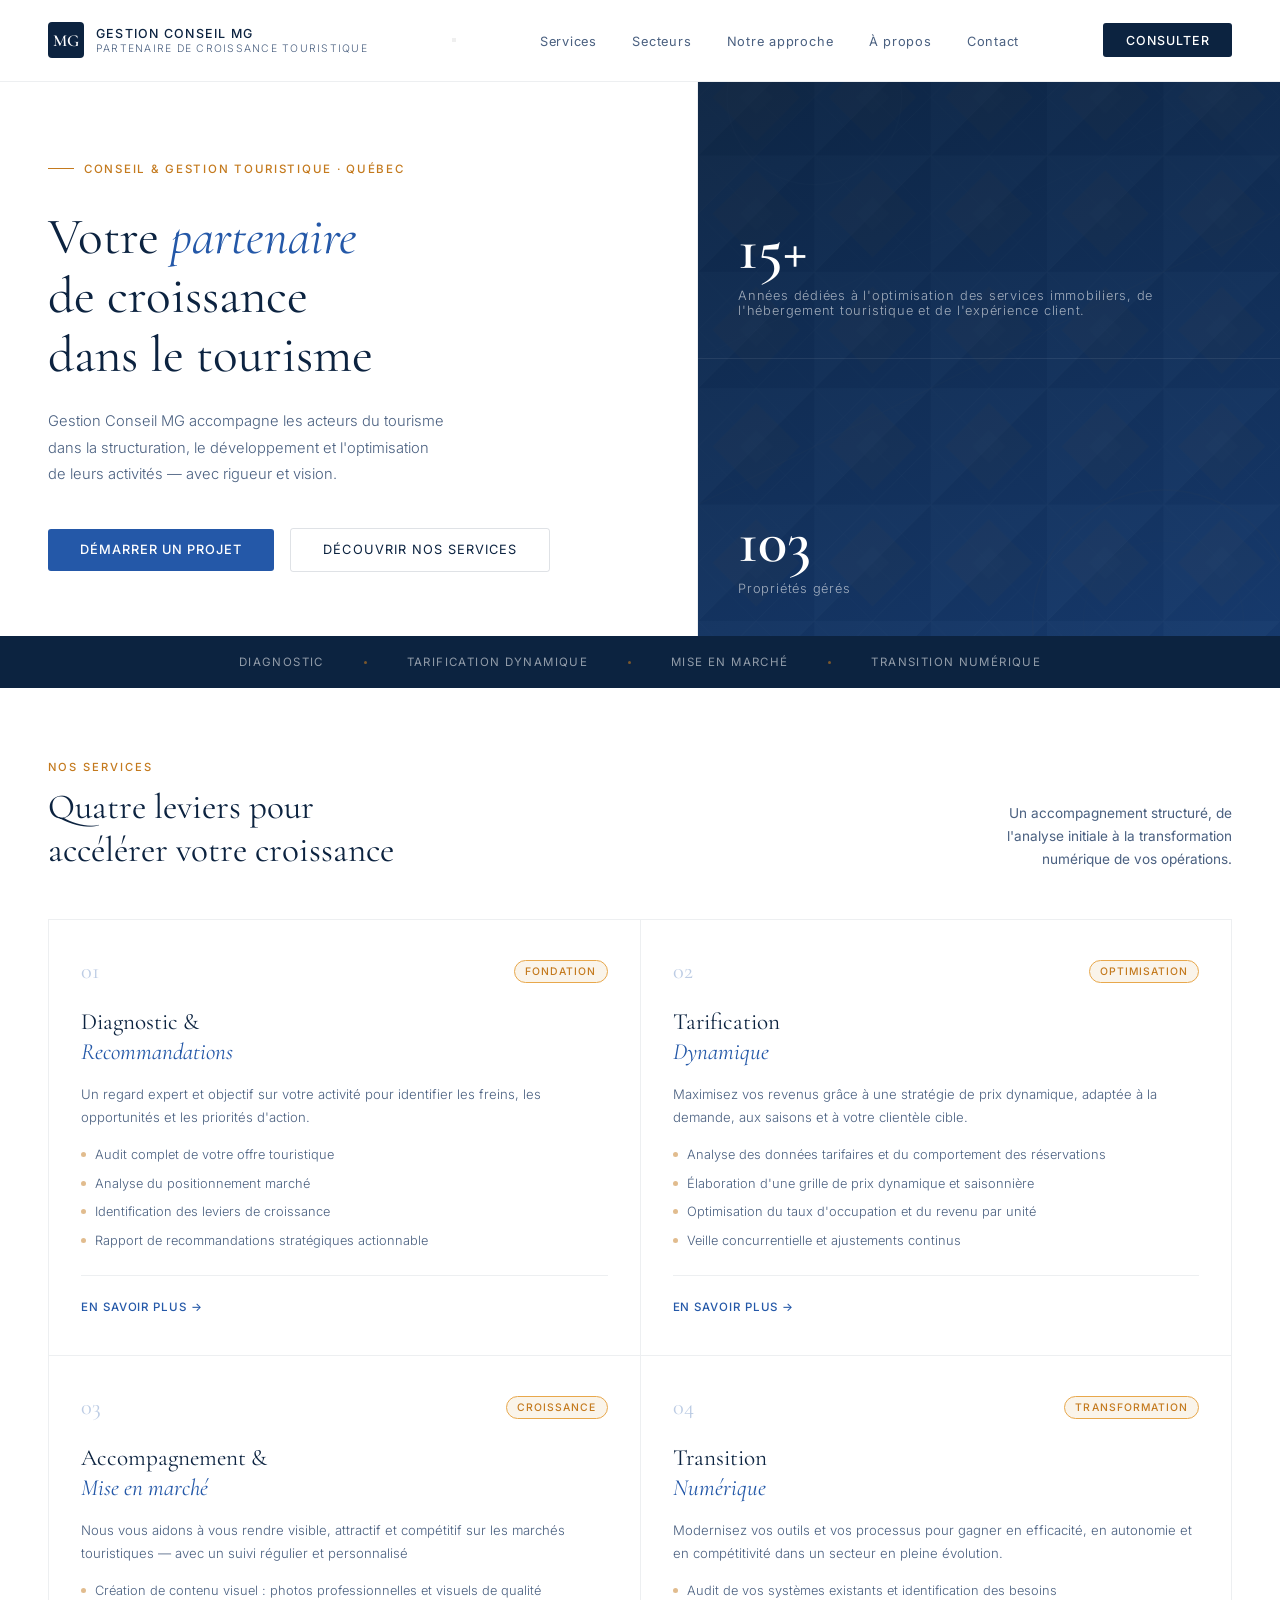
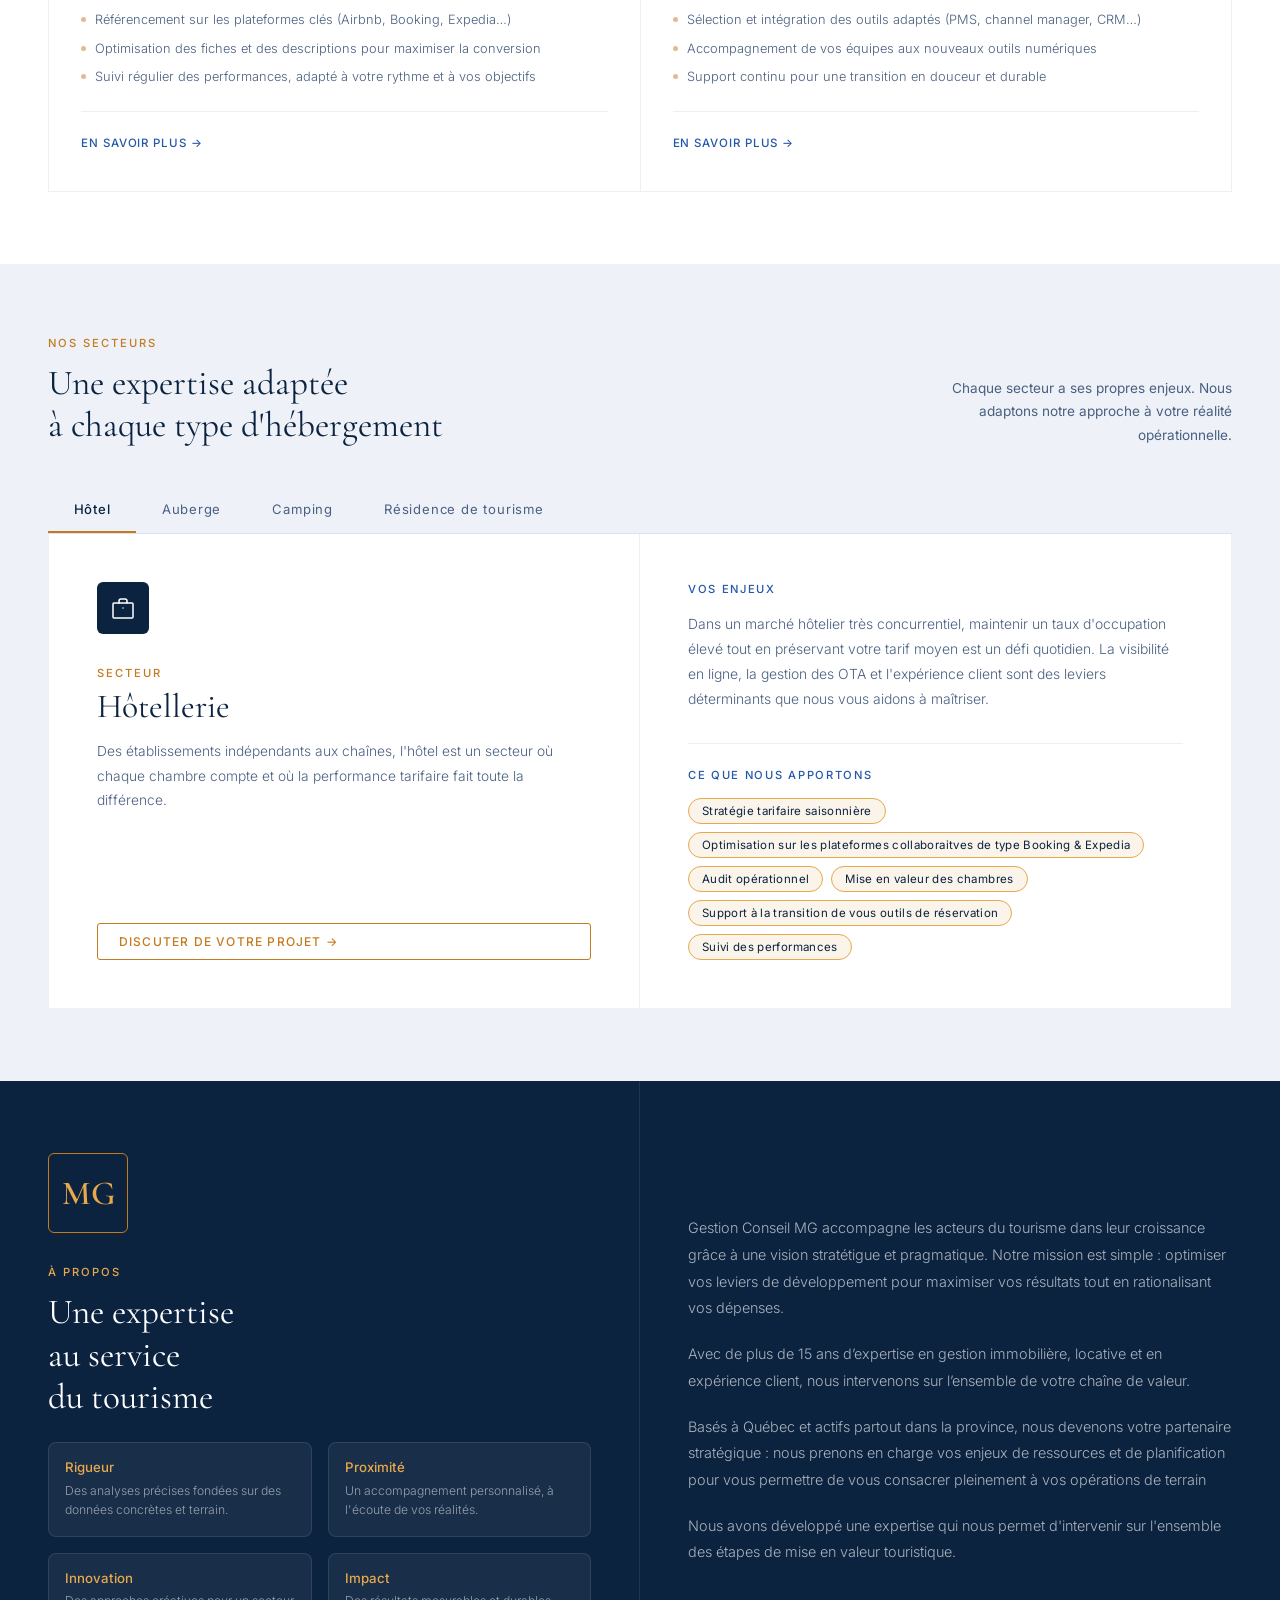
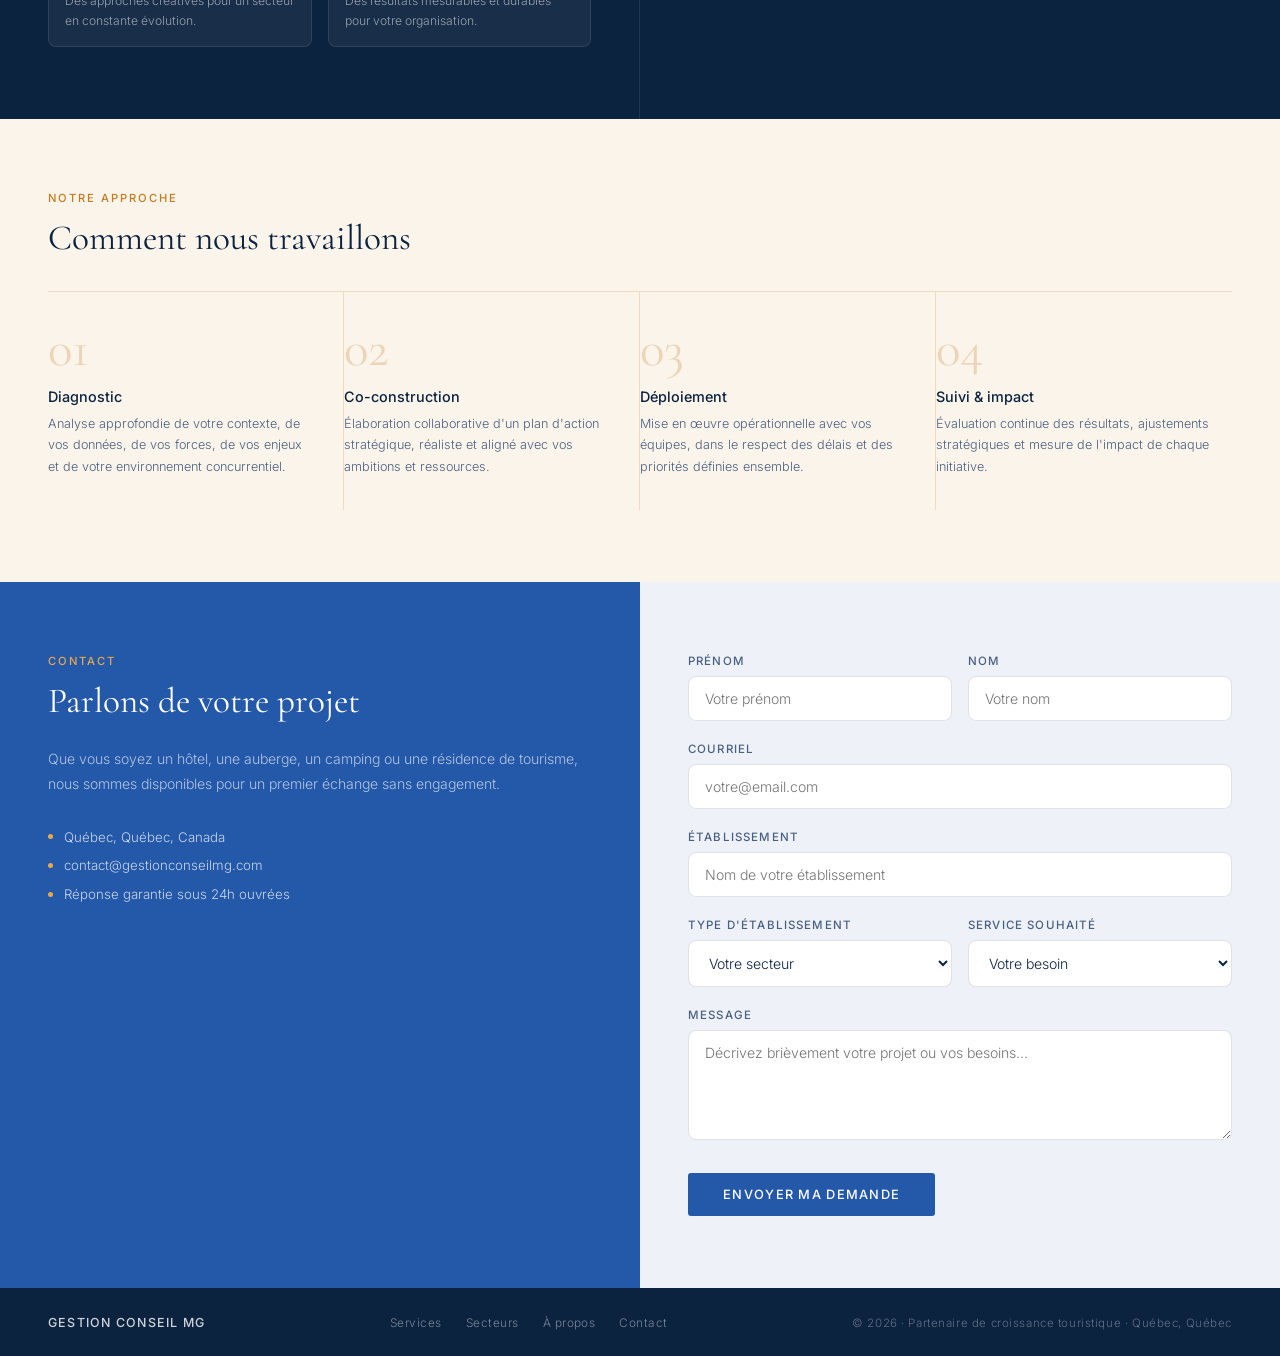
<file: index (1).html>
<!DOCTYPE html>
<html lang="fr">
<head>
  <meta charset="UTF-8" />
  <meta name="viewport" content="width=device-width, initial-scale=1.0" />
  <title>Gestion Conseil MG | Partenaire de croissance touristique</title>
  <meta name="description" content="Gestion Conseil MG accompagne les hôtels, auberges, campings et résidences de tourisme dans leur croissance : diagnostic, tarification dynamique, mise en marché et transition numérique." />
  <link rel="preconnect" href="https://fonts.googleapis.com" />
  <link rel="preconnect" href="https://fonts.gstatic.com" crossorigin />
  <link href="https://fonts.googleapis.com/css2?family=Cormorant+Garamond:ital,wght@0,400;0,600;1,400&family=Inter:wght@300;400;500&display=swap" rel="stylesheet" />
  <style>
    :root {
      --encre:      #0C2340;
      --cobalt:     #2458A8;
      --ciel:       #5B90D8;
      --ocre:       #C47A1E;
      --safran:     #E8A84C;
      --ivoire:     #FAF4EA;
      --ivoire-mid: #F0E8D8;
      --text:       #0C2340;
      --text-muted: #4A6080;
      --bg:         #ffffff;
      --bg-soft:    #EEF2F8;
      --border:     rgba(12,35,64,0.13);
      --border-soft:rgba(12,35,64,0.07);
      --radius:     8px;
      --radius-lg:  12px;
    }

    * { margin: 0; padding: 0; box-sizing: border-box; }

    body {
      font-family: 'Inter', sans-serif;
      background: var(--bg);
      color: var(--text);
      -webkit-font-smoothing: antialiased;
    }

    /* ── NAV ── */
    nav {
      display: flex;
      justify-content: space-between;
      align-items: center;
      padding: 1.4rem 3rem;
      border-bottom: 0.5px solid var(--border-soft);
      position: sticky;
      top: 0;
      background: var(--bg);
      z-index: 100;
    }
    .logo-wrap { display: flex; align-items: center; gap: 12px; text-decoration: none; }
    .logo-mark {
      width: 36px; height: 36px;
      background: var(--encre);
      border-radius: 4px;
      display: flex; align-items: center; justify-content: center;
      flex-shrink: 0;
    }
    .logo-mark span {
      font-family: 'Cormorant Garamond', serif;
      font-size: 1.05rem; font-weight: 600; color: #fff;
    }
    .logo-text {
      font-size: 0.78rem; font-weight: 500;
      letter-spacing: 0.1em; color: var(--text);
      text-transform: uppercase; line-height: 1.3;
    }
    .logo-sub {
      font-size: 0.65rem; font-weight: 300;
      letter-spacing: 0.12em; color: var(--text-muted);
      text-transform: uppercase;
    }
    .nav-links { display: flex; gap: 2.2rem; list-style: none; }
    .nav-links a {
      font-size: 0.8rem; color: var(--text-muted);
      text-decoration: none; letter-spacing: 0.06em;
      transition: color 0.2s;
    }
    .nav-links a:hover { color: var(--cobalt); }
    .nav-cta {
      font-size: 0.78rem; font-weight: 500;
      background: var(--encre); color: #fff;
      border: none; padding: 0.6rem 1.4rem;
      border-radius: 3px; cursor: pointer;
      font-family: 'Inter', sans-serif;
      letter-spacing: 0.08em; text-transform: uppercase;
      transition: opacity 0.2s;
    }
    .nav-cta:hover { opacity: 0.88; }

    /* ── HERO ── */
    .hero { display: grid; grid-template-columns: 1.2fr 1fr; min-height: 540px; }
    .hero-left {
      padding: 5rem 3rem 4rem;
      display: flex; flex-direction: column; justify-content: center;
      border-right: 0.5px solid var(--border-soft);
    }
    .hero-tag { display: inline-flex; align-items: center; gap: 10px; margin-bottom: 2rem; }
    .tag-line { width: 26px; height: 1px; background: var(--ocre); }
    .tag-txt {
      font-size: 0.72rem; font-weight: 500;
      letter-spacing: 0.15em; color: var(--ocre); text-transform: uppercase;
    }
    h1 {
      font-family: 'Cormorant Garamond', serif;
      font-size: 3.2rem; line-height: 1.15;
      color: var(--text); margin-bottom: 1.5rem; font-weight: 400;
    }
    h1 em { font-style: italic; color: var(--cobalt); }
    .hero-desc {
      font-size: 0.92rem; font-weight: 300;
      color: var(--text-muted); line-height: 1.8;
      max-width: 400px; margin-bottom: 2.5rem;
    }
    .hero-actions { display: flex; gap: 1rem; align-items: center; flex-wrap: wrap; }
    .btn-dark {
      background: var(--cobalt); color: #fff; border: none;
      padding: 0.85rem 2rem; font-family: 'Inter', sans-serif;
      font-size: 0.8rem; font-weight: 500;
      letter-spacing: 0.08em; text-transform: uppercase;
      cursor: pointer; border-radius: 3px; transition: opacity 0.2s;
    }
    .btn-dark:hover { opacity: 0.88; }
    .btn-outline {
      background: transparent; color: var(--text);
      border: 0.5px solid var(--border);
      padding: 0.85rem 2rem; font-family: 'Inter', sans-serif;
      font-size: 0.8rem; letter-spacing: 0.08em;
      text-transform: uppercase; cursor: pointer; border-radius: 3px;
      transition: border-color 0.2s, color 0.2s;
    }
    .btn-outline:hover { border-color: var(--ocre); color: var(--ocre); }
    .hero-right {
      display: grid; grid-template-rows: 1fr 1fr;
      background: var(--encre);
      position: relative;
      overflow: hidden;
    }
    .hero-right-bg {
      position: absolute;
      inset: 0;
      width: 100%;
      height: 100%;
      z-index: 0;
      opacity: 0.18;
    }
    .hero-right-overlay {
      position: absolute;
      inset: 0;
      background: linear-gradient(160deg, rgba(12,35,64,0.55) 0%, rgba(36,88,168,0.35) 100%);
      z-index: 1;
    }
    .hero-stat-block {
      padding: 2.5rem;
      border-bottom: 0.5px solid rgba(255,255,255,0.08);
      display: flex; flex-direction: column; justify-content: flex-end;
      position: relative;
      z-index: 2;
    }
    .hero-stat-block:last-child { border-bottom: none; border-right: none; }
    .big-num {
      font-family: 'Cormorant Garamond', serif;
      font-size: 3.8rem; font-weight: 600;
      color: #ffffff; line-height: 1;
    }
    .big-label {
      font-size: 0.8rem; font-weight: 300;
      color: rgba(255,255,255,0.6); letter-spacing: 0.06em; margin-top: 0.5rem;
    }

    /* ── TAGLINE BAR ── */
    .tagline-bar {
      padding: 1.2rem 3rem;
      display: flex; align-items: center; justify-content: center;
      gap: 2.5rem; background: var(--encre);
      flex-wrap: wrap;
    }
    .tl-item {
      font-size: 0.72rem; font-weight: 400;
      color: rgba(255,255,255,0.55); letter-spacing: 0.12em; text-transform: uppercase;
    }
    .tl-dot { width: 3px; height: 3px; border-radius: 50%; background: var(--ocre); opacity: 0.6; }

    /* ── SECTIONS ── */
    .section { padding: 4.5rem 3rem; }
    .sec-label {
      font-size: 0.7rem; font-weight: 500;
      letter-spacing: 0.18em; color: var(--ocre);
      text-transform: uppercase; margin-bottom: 0.75rem;
      display: block;
    }
    h2 {
      font-family: 'Cormorant Garamond', serif;
      font-size: 2.2rem; font-weight: 400;
      color: var(--text); line-height: 1.2;
    }
    .sec-header {
      display: flex; align-items: flex-end;
      justify-content: space-between; margin-bottom: 3rem;
    }
    .sec-desc-right {
      font-size: 0.85rem; color: var(--text-muted);
      line-height: 1.7; max-width: 280px; text-align: right;
    }

    /* ── SERVICES ── */
    .services-grid {
      display: grid; grid-template-columns: repeat(2, 1fr);
      border-top: 0.5px solid var(--border-soft);
      border-left: 0.5px solid var(--border-soft);
    }
    .svc {
      padding: 2.5rem 2rem;
      border-right: 0.5px solid var(--border-soft);
      border-bottom: 0.5px solid var(--border-soft);
      display: flex; flex-direction: column;
      transition: background 0.2s;
    }
    .svc:hover { background: var(--bg-soft); }
    .svc-top {
      display: flex; align-items: flex-start;
      justify-content: space-between; margin-bottom: 1.5rem;
    }
    .svc-num {
      font-family: 'Cormorant Garamond', serif;
      font-size: 1.4rem; color: var(--cobalt); opacity: 0.3; line-height: 1;
    }
    .svc-badge {
      font-size: 0.65rem; font-weight: 500;
      letter-spacing: 0.1em; text-transform: uppercase;
      padding: 4px 10px; border-radius: 100px;
      background: var(--ivoire); color: var(--ocre);
      border: 0.5px solid var(--safran);
    }
    .svc h3 {
      font-family: 'Cormorant Garamond', serif;
      font-size: 1.45rem; font-weight: 400;
      color: var(--text); margin-bottom: 1rem; line-height: 1.3;
    }
    .svc h3 em { font-style: italic; color: var(--cobalt); }
    .svc-body {
      font-size: 0.82rem; font-weight: 300;
      color: var(--text-muted); line-height: 1.75; flex: 1;
    }
    .svc-items { list-style: none; margin-top: 1rem; display: flex; flex-direction: column; gap: 0.55rem; }
    .svc-items li {
      display: flex; align-items: flex-start; gap: 9px;
      font-size: 0.8rem; font-weight: 300;
      color: var(--text-muted); line-height: 1.55;
    }
    .li-dot {
      width: 5px; height: 5px; border-radius: 50%;
      background: var(--ocre); opacity: 0.5;
      flex-shrink: 0; margin-top: 7px;
    }
    .svc-footer {
      margin-top: 1.5rem; padding-top: 1.2rem;
      border-top: 0.5px solid var(--border-soft);
    }
    .svc-link {
      display: inline-flex; align-items: center; gap: 6px;
      font-size: 0.72rem; font-weight: 500; color: var(--cobalt);
      letter-spacing: 0.08em; text-transform: uppercase; cursor: pointer;
      text-decoration: none; transition: gap 0.2s, color 0.2s;
    }
    .svc-link:hover { gap: 10px; color: var(--ocre); }

    /* ── SECTEURS ── */
    .secteurs-section { padding: 4.5rem 3rem; background: var(--bg-soft); }
    .secteur-tabs {
      display: flex; border-bottom: 0.5px solid var(--border-soft);
      overflow-x: auto;
    }
    .tab-btn {
      font-size: 0.82rem; font-weight: 400;
      letter-spacing: 0.06em; color: var(--text-muted);
      background: transparent; border: none;
      border-bottom: 2px solid transparent;
      padding: 0.9rem 1.6rem; cursor: pointer;
      font-family: 'Inter', sans-serif;
      transition: color 0.2s, border-color 0.2s;
      white-space: nowrap;
    }
    .tab-btn.active { color: var(--encre); font-weight: 500; border-bottom-color: var(--ocre); }
    .tab-btn:hover { color: var(--text); }
    .secteur-panels {
      border: 0.5px solid var(--border-soft);
      border-top: none; background: var(--bg);
    }
    .secteur-panel { display: none; grid-template-columns: 1fr 1fr; min-height: 400px; }
    .secteur-panel.active { display: grid; }
    .panel-left {
      padding: 3rem;
      border-right: 0.5px solid var(--border-soft);
      display: flex; flex-direction: column; justify-content: space-between;
    }
    .panel-icon {
      width: 52px; height: 52px;
      background: var(--encre);
      border-radius: 6px;
      display: flex; align-items: center; justify-content: center;
      margin-bottom: 2rem;
    }
    .panel-icon svg {
      width: 24px; height: 24px;
      stroke: #fff; fill: none;
      stroke-width: 1.5; stroke-linecap: round; stroke-linejoin: round;
    }
    .panel-title {
      font-family: 'Cormorant Garamond', serif;
      font-size: 2.1rem; font-weight: 400;
      color: var(--text); margin-bottom: 0.75rem; line-height: 1.2;
    }
    .panel-title em { font-style: italic; color: var(--cobalt); }
    .panel-subtitle {
      font-size: 0.86rem; font-weight: 300;
      color: var(--text-muted); line-height: 1.78; margin-bottom: 2rem;
    }
    .panel-cta {
      display: inline-flex; align-items: center; gap: 8px;
      font-size: 0.75rem; font-weight: 500; color: var(--ocre);
      letter-spacing: 0.1em; text-transform: uppercase; cursor: pointer;
      border: 1px solid var(--ocre); padding: 0.65rem 1.3rem;
      border-radius: 3px; background: transparent;
      font-family: 'Inter', sans-serif; transition: background 0.2s, color 0.2s;
    }
    .panel-cta:hover { background: var(--ocre); color: #fff; }
    .panel-right { padding: 3rem; display: flex; flex-direction: column; }
    .panel-challenge { margin-bottom: 2rem; }
    .panel-challenge h4, .panel-services h4 {
      font-size: 0.7rem; font-weight: 500;
      letter-spacing: 0.15em; color: var(--cobalt);
      text-transform: uppercase; margin-bottom: 1rem;
    }
    .panel-challenge p {
      font-size: 0.87rem; font-weight: 300;
      color: var(--text-muted); line-height: 1.78;
    }
    .panel-services { border-top: 0.5px solid var(--border-soft); padding-top: 1.5rem; }
    .panel-tags { display: flex; flex-wrap: wrap; gap: 0.5rem; }
    .ptag {
      font-size: 0.72rem; font-weight: 400;
      color: var(--encre); background: var(--ivoire);
      border: 0.5px solid var(--safran);
      padding: 5px 13px; border-radius: 100px; letter-spacing: 0.03em;
    }

    /* ── À PROPOS ── */
    .about { display: grid; grid-template-columns: 1fr 1fr; background: var(--encre); }
    .about-left { padding: 4.5rem 3rem; border-right: 0.5px solid rgba(255,255,255,0.08); }
    .about-left .sec-label { color: var(--safran); }
    .about-left h2 { color: #fff; margin-bottom: 1.5rem; }
    .about-right { padding: 4.5rem 3rem; display: flex; flex-direction: column; justify-content: center; }
    .about-right p {
      font-size: 0.9rem; font-weight: 300;
      color: rgba(255,255,255,0.65); line-height: 1.85; margin-bottom: 1.2rem;
    }
    .mg-monogram {
      width: 80px; height: 80px;
      border: 1.5px solid var(--ocre); border-radius: 6px;
      display: flex; align-items: center; justify-content: center;
      margin-bottom: 2rem;
    }
    .mg-monogram span {
      font-family: 'Cormorant Garamond', serif;
      font-size: 2.1rem; font-weight: 600; color: var(--safran);
    }
    .values { display: grid; grid-template-columns: 1fr 1fr; gap: 1rem; margin-top: 1.5rem; }
    .val {
      border: 0.5px solid rgba(255,255,255,0.1);
      padding: 1rem; border-radius: var(--radius);
      background: rgba(255,255,255,0.05);
    }
    .val h4 { font-size: 0.83rem; font-weight: 500; color: var(--safran); margin-bottom: 0.35rem; }
    .val p { font-size: 0.76rem; font-weight: 300; color: rgba(255,255,255,0.55); line-height: 1.6; }

    /* ── PROCESSUS ── */
    .process { padding: 4.5rem 3rem; background: var(--ivoire); }
    .process .sec-label { color: var(--ocre); }
    .steps {
      display: grid; grid-template-columns: repeat(4, 1fr);
      border-top: 0.5px solid rgba(196,122,30,0.2); margin-top: 2rem;
    }
    .step { padding: 2rem 1.8rem 2rem 0; border-right: 0.5px solid rgba(196,122,30,0.2); }
    .step:last-child { border-right: none; padding-right: 0; }
    .step-n {
      font-family: 'Cormorant Garamond', serif;
      font-size: 3.2rem; color: var(--ocre);
      opacity: 0.25; line-height: 1; margin-bottom: 0.75rem;
    }
    .step h4 { font-size: 0.9rem; font-weight: 500; color: var(--encre); margin-bottom: 0.5rem; }
    .step p { font-size: 0.79rem; font-weight: 300; color: var(--text-muted); line-height: 1.72; }

    /* ── CONTACT ── */
    .contact-section { display: grid; grid-template-columns: 1fr 1fr; }
    .contact-left { padding: 4.5rem 3rem; background: var(--cobalt); }
    .contact-left .sec-label { color: var(--safran); }
    .contact-left h2 {
      font-family: 'Cormorant Garamond', serif;
      font-size: 2.2rem; color: #fff; margin-bottom: 1.5rem;
    }
    .contact-left p {
      font-size: 0.88rem; font-weight: 300;
      color: rgba(255,255,255,0.65); line-height: 1.8; margin-bottom: 2rem;
    }
    .contact-details { display: flex; flex-direction: column; gap: 0.8rem; }
    .cd {
      font-size: 0.83rem; font-weight: 300;
      color: rgba(255,255,255,0.75);
      display: flex; align-items: center; gap: 11px;
    }
    .cd-dot { width: 5px; height: 5px; border-radius: 50%; background: var(--safran); flex-shrink: 0; }
    .contact-right { padding: 4.5rem 3rem; background: var(--bg-soft); }
    .form-group { margin-bottom: 1.3rem; }
    .form-group label {
      display: block; font-size: 0.72rem; font-weight: 500;
      letter-spacing: 0.1em; text-transform: uppercase;
      color: var(--text-muted); margin-bottom: 0.5rem;
    }
    .form-group input,
    .form-group textarea,
    .form-group select {
      width: 100%; padding: 0.82rem 1rem;
      border: 0.5px solid var(--border);
      border-radius: var(--radius);
      background: var(--bg); color: var(--text);
      font-family: 'Inter', sans-serif;
      font-size: 0.88rem; font-weight: 300; outline: none;
      transition: border-color 0.2s;
    }
    .form-group input:focus,
    .form-group textarea:focus,
    .form-group select:focus { border-color: var(--cobalt); }
    .form-group textarea { min-height: 110px; resize: vertical; }
    .form-row { display: grid; grid-template-columns: 1fr 1fr; gap: 1rem; }
    .submit {
      background: var(--cobalt); color: #fff; border: none;
      padding: 0.9rem 2.2rem; font-family: 'Inter', sans-serif;
      font-size: 0.8rem; font-weight: 500;
      letter-spacing: 0.1em; text-transform: uppercase;
      cursor: pointer; border-radius: 3px; margin-top: 0.5rem;
      transition: opacity 0.2s;
    }
    .submit:hover { opacity: 0.88; }

    /* ── FOOTER ── */
    footer {
      border-top: 0.5px solid var(--border-soft);
      padding: 1.6rem 3rem;
      background: var(--encre);
      display: flex; justify-content: space-between; align-items: center;
      flex-wrap: wrap; gap: 1rem;
    }
    .foot-logo {
      font-size: 0.78rem; font-weight: 500;
      letter-spacing: 0.1em; color: rgba(255,255,255,0.8); text-transform: uppercase;
    }
    .foot-links { display: flex; gap: 1.5rem; }
    .foot-links a {
      font-size: 0.74rem; font-weight: 300;
      color: rgba(255,255,255,0.45); text-decoration: none;
      letter-spacing: 0.04em; transition: color 0.2s;
    }
    .foot-links a:hover { color: var(--safran); }
    .foot-right {
      font-size: 0.72rem; font-weight: 300;
      color: rgba(255,255,255,0.35); letter-spacing: 0.05em;
    }

    /* ── RESPONSIVE ── */
    @media (max-width: 900px) {
      nav { padding: 1rem 1.5rem; }
      .nav-links { display: none; }
      .hero { grid-template-columns: 1fr; }
      .hero-right { grid-template-columns: 1fr 1fr; grid-template-rows: auto; min-height: auto; }
      .hero-stat-block { border-bottom: none; border-right: 0.5px solid var(--border-soft); }
      .hero-stat-block:last-child { border-right: none; }
      h1 { font-size: 2.4rem; }
      .section, .secteurs-section, .about-left, .about-right,
      .process, .contact-left, .contact-right { padding: 3rem 1.5rem; }
      .services-grid { grid-template-columns: 1fr; }
      .about { grid-template-columns: 1fr; }
      .about-left { border-right: none; border-bottom: 0.5px solid rgba(255,255,255,0.08); }
      .steps { grid-template-columns: 1fr 1fr; }
      .step { border-bottom: 0.5px solid rgba(196,122,30,0.2); }
      .step:nth-child(2n) { border-right: none; }
      .contact-section { grid-template-columns: 1fr; }
      .secteur-panel { grid-template-columns: 1fr; }
      .panel-left { border-right: none; border-bottom: 0.5px solid var(--border-soft); }
      .sec-header { flex-direction: column; align-items: flex-start; gap: 1rem; }
      .sec-desc-right { text-align: left; max-width: 100%; }
      .form-row { grid-template-columns: 1fr; }
      .tagline-bar { gap: 1.5rem; }
    }
  </style>
</head>
<body>

<!-- ── NAVIGATION ── -->
<nav>
  <a class="logo-wrap" href="#">
    <div class="logo-mark"><span>MG</span></div>
    <div>
      <div class="logo-text">Gestion Conseil MG</div>
      <div class="logo-sub">Partenaire de croissance touristique</div>
    </div>
  </a>

  <!-- Bouton hamburger (visible sur mobile) -->
  <button class="nav-toggle" aria-label="Ouvrir le menu" aria-expanded="false" aria-controls="main-nav">
    <span class="bar"></span>
    <span class="bar"></span>
    <span class="bar"></span>
  </button>

  <ul class="nav-links" id="main-nav">
    <li><a href="#services">Services</a></li>
    <li><a href="#secteurs">Secteurs</a></li>
    <li><a href="#approche">Notre approche</a></li>
    <li><a href="#apropos">À propos</a></li>
    <li><a href="#contact">Contact</a></li>
  </ul>

  <button class="nav-cta" onclick="document.getElementById('contact').scrollIntoView({behavior:'smooth'})">Consulter</button>
</nav>

<!-- ── HERO ── -->
<section class="hero">
  <div class="hero-left">
    <div class="hero-tag">
      <div class="tag-line"></div>
      <div class="tag-txt">Conseil &amp; Gestion Touristique · Québec</div>
    </div>
    <h1>Votre <em>partenaire</em><br>de croissance<br>dans le tourisme</h1>
    <p class="hero-desc">Gestion Conseil MG accompagne les acteurs du tourisme dans la structuration, le développement et l'optimisation de leurs activités — avec rigueur et vision.</p>
    <div class="hero-actions">
      <button class="btn-dark" onclick="document.getElementById('contact').scrollIntoView({behavior:'smooth'})">Démarrer un projet</button>
      <button class="btn-outline" onclick="document.getElementById('services').scrollIntoView({behavior:'smooth'})">Découvrir nos services</button>
    </div>
  </div>
  <div class="hero-right">
    <!-- Texture géométrique SVG -->
    <svg class="hero-right-bg" xmlns="http://www.w3.org/2000/svg" viewBox="0 0 400 600" preserveAspectRatio="xMidYMid slice">
      <!-- Grille de triangles et losanges -->
      <defs>
        <pattern id="geo" x="0" y="0" width="80" height="80" patternUnits="userSpaceOnUse">
          <!-- Triangle haut-gauche -->
          <polygon points="0,0 80,0 0,80" fill="#5B90D8" opacity="0.6"/>
          <!-- Triangle bas-droit -->
          <polygon points="80,80 80,0 0,80" fill="#2458A8" opacity="0.5"/>
          <!-- Losange central -->
          <polygon points="40,10 70,40 40,70 10,40" fill="#C47A1E" opacity="0.25"/>
          <!-- Petit carré centre -->
          <rect x="32" y="32" width="16" height="16" fill="#ffffff" opacity="0.08" transform="rotate(45 40 40)"/>
        </pattern>
        <pattern id="grid" x="0" y="0" width="40" height="40" patternUnits="userSpaceOnUse">
          <line x1="40" y1="0" x2="0" y2="40" stroke="#ffffff" stroke-width="0.4" opacity="0.3"/>
          <line x1="0" y1="0" x2="40" y2="40" stroke="#ffffff" stroke-width="0.4" opacity="0.15"/>
        </pattern>
      </defs>
      <rect width="400" height="600" fill="url(#geo)"/>
      <rect width="400" height="600" fill="url(#grid)"/>
      <!-- Grands triangles décoratifs -->
      <polygon points="0,0 200,0 0,200" fill="#E8A84C" opacity="0.12"/>
      <polygon points="400,600 200,600 400,400" fill="#5B90D8" opacity="0.15"/>
      <polygon points="400,0 400,180 220,0" fill="#ffffff" opacity="0.06"/>
      <!-- Cercles géométriques -->
      <circle cx="320" cy="480" r="90" fill="none" stroke="#C47A1E" stroke-width="1" opacity="0.2"/>
      <circle cx="320" cy="480" r="55" fill="none" stroke="#C47A1E" stroke-width="0.5" opacity="0.15"/>
      <circle cx="80" cy="120" r="60" fill="none" stroke="#ffffff" stroke-width="0.8" opacity="0.12"/>
      <!-- Lignes diagonales -->
      <line x1="0" y1="300" x2="400" y2="100" stroke="#ffffff" stroke-width="0.5" opacity="0.1"/>
      <line x1="0" y1="400" x2="400" y2="200" stroke="#E8A84C" stroke-width="0.8" opacity="0.15"/>
    </svg>
    <div class="hero-right-overlay"></div>
    <div class="hero-stat-block">
      <div class="big-num">15+</div>
      <div class="big-label">Années dédiées à l'optimisation des services immobiliers, de l'hébergement touristique et de l'expérience client.</div>
    </div>
    <div class="hero-stat-block">
      <div class="big-num">103</div>
      <div class="big-label">Propriétés gérés</div>
    </div>
  </div>
</section>

<!-- ── TAGLINE BAR ── -->
<div class="tagline-bar">
  <span class="tl-item">Diagnostic</span>
  <div class="tl-dot"></div>
  <span class="tl-item">Tarification dynamique</span>
  <div class="tl-dot"></div>
  <span class="tl-item">Mise en marché</span>
  <div class="tl-dot"></div>
  <span class="tl-item">Transition numérique</span>
</div>

<!-- ── SERVICES ── -->
<section class="section" id="services">
  <div class="sec-header">
    <div>
      <span class="sec-label">Nos services</span>
      <h2>Quatre leviers pour<br>accélérer votre croissance</h2>
    </div>
    <p class="sec-desc-right">Un accompagnement structuré, de l'analyse initiale à la transformation numérique de vos opérations.</p>
  </div>
  <div class="services-grid">

    <div class="svc">
      <div class="svc-top">
        <div class="svc-num">01</div>
        <div class="svc-badge">Fondation</div>
      </div>
      <h3>Diagnostic &amp;<br><em>Recommandations</em></h3>
      <div class="svc-body">
        Un regard expert et objectif sur votre activité pour identifier les freins, les opportunités et les priorités d'action.
        <ul class="svc-items">
          <li><div class="li-dot"></div>Audit complet de votre offre touristique</li>
          <li><div class="li-dot"></div>Analyse du positionnement marché</li>
          <li><div class="li-dot"></div>Identification des leviers de croissance</li>
          <li><div class="li-dot"></div>Rapport de recommandations stratégiques actionnable</li>
        </ul>
      </div>
      <div class="svc-footer"><a class="svc-link" href="#contact">En savoir plus →</a></div>
    </div>

    <div class="svc">
      <div class="svc-top">
        <div class="svc-num">02</div>
        <div class="svc-badge">Optimisation</div>
      </div>
      <h3>Tarification<br><em>Dynamique</em></h3>
      <div class="svc-body">
        Maximisez vos revenus grâce à une stratégie de prix dynamique, adaptée à la demande, aux saisons et à votre clientèle cible.
        <ul class="svc-items">
          <li><div class="li-dot"></div>Analyse des données tarifaires et du comportement des réservations</li>
          <li><div class="li-dot"></div>Élaboration d'une grille de prix dynamique et saisonnière</li>
          <li><div class="li-dot"></div>Optimisation du taux d'occupation et du revenu par unité</li>
          <li><div class="li-dot"></div>Veille concurrentielle et ajustements continus</li>
        </ul>
      </div>
      <div class="svc-footer"><a class="svc-link" href="#contact">En savoir plus →</a></div>
    </div>

    <div class="svc">
      <div class="svc-top">
        <div class="svc-num">03</div>
        <div class="svc-badge">Croissance</div>
      </div>
      <h3>Accompagnement &amp;<br><em>Mise en marché</em></h3>
      <div class="svc-body">
        Nous vous aidons à vous rendre visible, attractif et compétitif sur les marchés touristiques — avec un suivi régulier et personnalisé
        <ul class="svc-items">
          <li><div class="li-dot"></div>Création de contenu visuel : photos professionnelles et visuels de qualité</li>
          <li><div class="li-dot"></div>Référencement sur les plateformes clés (Airbnb, Booking, Expedia…)</li>
          <li><div class="li-dot"></div>Optimisation des fiches et des descriptions pour maximiser la conversion</li>
          <li><div class="li-dot"></div>Suivi régulier des performances, adapté à votre rythme et à vos objectifs</li>
        </ul>
      </div>
      <div class="svc-footer"><a class="svc-link" href="#contact">En savoir plus →</a></div>
    </div>

    <div class="svc">
      <div class="svc-top">
        <div class="svc-num">04</div>
        <div class="svc-badge">Transformation</div>
      </div>
      <h3>Transition<br><em>Numérique</em></h3>
      <div class="svc-body">
        Modernisez vos outils et vos processus pour gagner en efficacité, en autonomie et en compétitivité dans un secteur en pleine évolution.
        <ul class="svc-items">
          <li><div class="li-dot"></div>Audit de vos systèmes existants et identification des besoins</li>
          <li><div class="li-dot"></div>Sélection et intégration des outils adaptés (PMS, channel manager, CRM…)</li>
          <li><div class="li-dot"></div>Accompagnement de vos équipes aux nouveaux outils numériques</li>
          <li><div class="li-dot"></div>Support continu pour une transition en douceur et durable</li>
        </ul>
      </div>
      <div class="svc-footer"><a class="svc-link" href="#contact">En savoir plus →</a></div>
    </div>

  </div>
</section>

<!-- ── SECTEURS ── -->
<section class="secteurs-section" id="secteurs">
  <div style="margin-bottom:2.5rem">
    <span class="sec-label">Nos secteurs</span>
    <div class="sec-header" style="margin-bottom:0">
      <h2>Une expertise adaptée<br>à chaque type d'hébergement</h2>
      <p class="sec-desc-right">Chaque secteur a ses propres enjeux. Nous adaptons notre approche à votre réalité opérationnelle.</p>
    </div>
  </div>

  <div class="secteur-tabs">
    <button class="tab-btn active" onclick="showTab('hotel',this)">Hôtel</button>
    <button class="tab-btn" onclick="showTab('auberge',this)">Auberge</button>
    <button class="tab-btn" onclick="showTab('camping',this)">Camping</button>
    <button class="tab-btn" onclick="showTab('residence',this)">Résidence de tourisme</button>
  </div>

  <div class="secteur-panels">

    <div class="secteur-panel active" id="panel-hotel">
      <div class="panel-left">
        <div>
          <div class="panel-icon">
            <svg viewBox="0 0 24 24"><rect x="2" y="7" width="20" height="15" rx="1"/><path d="M16 7V5a2 2 0 0 0-2-2h-4a2 2 0 0 0-2 2v2"/><line x1="12" y1="12" x2="12" y2="12.01"/></svg>
          </div>
          <span class="sec-label" style="margin-bottom:0.4rem">Secteur</span>
          <div class="panel-title">Hôtellerie</div>
          <p class="panel-subtitle">Des établissements indépendants aux chaînes, l'hôtel est un secteur où chaque chambre compte et où la performance tarifaire fait toute la différence.</p>
        </div>
        <button class="panel-cta" onclick="document.getElementById('contact').scrollIntoView({behavior:'smooth'})">Discuter de votre projet →</button>
      </div>
      <div class="panel-right">
        <div class="panel-challenge"><h4>Vos enjeux</h4><p>Dans un marché hôtelier très concurrentiel, maintenir un taux d'occupation élevé tout en préservant votre tarif moyen est un défi quotidien. La visibilité en ligne, la gestion des OTA et l'expérience client sont des leviers déterminants que nous vous aidons à maîtriser.</p></div>
        <div class="panel-services"><h4>Ce que nous apportons</h4>
          <div class="panel-tags">
            <span class="ptag">Stratégie tarifaire saisonnière</span>
            <span class="ptag">Optimisation sur les plateformes collaboraitves de type Booking &amp; Expedia</span>
            <span class="ptag">Audit opérationnel</span>
            <span class="ptag">Mise en valeur des chambres</span>
            <span class="ptag">Support à la transition de vous outils de réservation</span>
            <span class="ptag">Suivi des performances</span>
          </div>
        </div>
      </div>
    </div>

    <div class="secteur-panel" id="panel-auberge">
      <div class="panel-left">
        <div>
          <div class="panel-icon">
            <svg viewBox="0 0 24 24"><path d="M3 9l9-7 9 7v11a2 2 0 0 1-2 2H5a2 2 0 0 1-2-2z"/><polyline points="9 22 9 12 15 12 15 22"/></svg>
          </div>
          <span class="sec-label" style="margin-bottom:0.4rem">Secteur</span>
          <div class="panel-title">Auberge</div>
          <p class="panel-subtitle">Les auberges — de charme, rurales ou de jeunesse — offrent une expérience unique fondée sur l'authenticité et l'accueil. Leur potentiel commercial est souvent sous-exploité.</p>
        </div>
        <button class="panel-cta" onclick="document.getElementById('contact').scrollIntoView({behavior:'smooth'})">Discuter de votre projet →</button>
      </div>
      <div class="panel-right">
        <div class="panel-challenge"><h4>Vos enjeux</h4><p>Les auberges font face à des défis particuliers : saisonnalité prononcée, ressources humaines limitées, faible visibilité numérique et difficulté à se différencier dans un marché saturé. Nous vous aidons à construire une identité forte, à structurer vos tarifs et à rayonner sur les bonnes plateformes.</p></div>
        <div class="panel-services"><h4>Ce que nous apportons</h4>
          <div class="panel-tags">
            <span class="ptag">Positionnement &amp; identité</span>
            <span class="ptag">Tarification par saison</span>
            <span class="ptag">Photos professionnelles</span>
            <span class="ptag">Optimisation sur les plateformes collaboraitves de type Booking &amp; Expedia</span>
            <span class="ptag">Gestion des avis clients</span>
            <span class="ptag">Support à la transition de vous outils de réservation</span>
            <span class="ptag">Suivi régulier adapté</span>
          </div>
        </div>
      </div>
    </div>

    <div class="secteur-panel" id="panel-camping">
      <div class="panel-left">
        <div>
          <div class="panel-icon">
            <svg viewBox="0 0 24 24"><polygon points="3 17 12 3 21 17"/><line x1="3" y1="17" x2="21" y2="17"/></svg>
          </div>
          <span class="sec-label" style="margin-bottom:0.4rem">Secteur</span>
          <div class="panel-title">Camping</div>
          <p class="panel-subtitle">Emplacements, chalets, tentes prêt-à-camper : le secteur du camping se transforme avec la montée du glamping et des nouvelles attentes de la clientèle en quête de nature et d'authenticité.</p>
        </div>
        <button class="panel-cta" onclick="document.getElementById('contact').scrollIntoView({behavior:'smooth'})">Discuter de votre projet →</button>
      </div>
      <div class="panel-right">
        <div class="panel-challenge"><h4>Vos enjeux</h4><p>La haute saisonnalité des campings exige une gestion rigoureuse des disponibilités, une tarification dynamique par type d'emplacement et une présence digitale optimisée pour capter les réservations en ligne. Nous vous accompagnons pour maximiser vos revenus sur chaque période et diversifier votre clientèle.</p></div>
        <div class="panel-services"><h4>Ce que nous apportons</h4>
          <div class="panel-tags">
            <span class="ptag">Tarification par type d'unité</span>
            <span class="ptag">Stratégie haute &amp; basse saison</span>
            <span class="ptag">Mise en valeur visuelle des sites</span>
            <span class="ptag">Référencement plateformes camping</span>
            <span class="ptag">Support à la transition de vous outils de réservation</span>
            <span class="ptag">Développement offre glamping</span>
            <span class="ptag">Suivi des performances</span>
          </div>
        </div>
      </div>
    </div>

    <div class="secteur-panel" id="panel-residence">
      <div class="panel-left">
        <div>
          <div class="panel-icon">
            <svg viewBox="0 0 24 24"><path d="M3 9l9-7 9 7v11a2 2 0 0 1-2 2H5a2 2 0 0 1-2-2z"/><rect x="9" y="14" width="6" height="8"/></svg>
          </div>
          <span class="sec-label" style="margin-bottom:0.4rem">Secteur</span>
          <div class="panel-title">Résidence <em>de tourisme</em></div>
          <p class="panel-subtitle">Appartements meublés, studios ou villas en gestion locative touristique : la résidence de tourisme cumule les enjeux de l'hôtellerie et de la gestion immobilière.</p>
        </div>
        <button class="panel-cta" onclick="document.getElementById('contact').scrollIntoView({behavior:'smooth'})">Discuter de votre projet →</button>
      </div>
      <div class="panel-right">
        <div class="panel-challenge"><h4>Vos enjeux</h4><p>Entre la concurrence d'Airbnb, la gestion multi-unités et les exigences de classement, les résidences de tourisme doivent se professionnaliser sur tous les fronts : tarification, visibilité, maintenance et expérience client. Nous vous aidons à structurer votre offre et à optimiser chaque unité.</p></div>
        <div class="panel-services"><h4>Ce que nous apportons</h4>
          <div class="panel-tags">
            <span class="ptag">Tarification multi-unités</span>
            <span class="ptag">Optimisation Airbnb &amp; VRBO</span>
            <span class="ptag">Photos &amp; description des unités</span>
            <span class="ptag">Channel manager adapté</span>
            <span class="ptag">Classement &amp; certification</span>
            <span class="ptag">Gestion des avis &amp; e-réputation</span>
            <span class="ptag">Support à la transition de vous outils de réservation</span>
            <span class="ptag">Suivi mensuel des revenus</span>
          </div>
        </div>
      </div>
    </div>

  </div>
</section>

<!-- ── À PROPOS ── -->
<section class="about" id="apropos">
  <div class="about-left">
    <div class="mg-monogram"><span>MG</span></div>
    <span class="sec-label">À propos</span>
    <h2>Une expertise<br>au service<br>du tourisme</h2>
    <div class="values">
      <div class="val"><h4>Rigueur</h4><p>Des analyses précises fondées sur des données concrètes et terrain.</p></div>
      <div class="val"><h4>Proximité</h4><p>Un accompagnement personnalisé, à l'écoute de vos réalités.</p></div>
      <div class="val"><h4>Innovation</h4><p>Des approches créatives pour un secteur en constante évolution.</p></div>
      <div class="val"><h4>Impact</h4><p>Des résultats mesurables et durables pour votre organisation.</p></div>
    </div>
  </div>
  <div class="about-right">
    <p>Gestion Conseil MG accompagne les acteurs du tourisme dans leur croissance grâce à une vision stratétigue et pragmatique. Notre mission est simple : optimiser vos leviers de développement pour maximiser vos résultats tout en rationalisant vos dépenses.
    <p>Avec de plus de 15 ans d’expertise en gestion immobilière, locative et en expérience client, nous intervenons sur l’ensemble de votre chaîne de valeur. 
    <p>Basés à Québec et actifs partout dans la province, nous devenons votre partenaire stratégique : nous prenons en charge vos enjeux de ressources et de planification pour vous permettre de vous consacrer pleinement à vos opérations de terrain</p>
    <p>Nous avons développé une expertise qui nous permet d'intervenir sur l'ensemble des étapes de mise en valeur touristique.</p>
  </div>
</section>

<!-- ── PROCESSUS ── -->
<section class="process" id="approche">
  <span class="sec-label">Notre approche</span>
  <h2>Comment nous travaillons</h2>
  <div class="steps">
    <div class="step"><div class="step-n">01</div><h4>Diagnostic</h4><p>Analyse approfondie de votre contexte, de vos données, de vos forces, de vos enjeux et de votre environnement concurrentiel.</p></div>
    <div class="step"><div class="step-n">02</div><h4>Co-construction</h4><p>Élaboration collaborative d'un plan d'action stratégique, réaliste et aligné avec vos ambitions et ressources.</p></div>
    <div class="step"><div class="step-n">03</div><h4>Déploiement</h4><p>Mise en œuvre opérationnelle avec vos équipes, dans le respect des délais et des priorités définies ensemble.</p></div>
    <div class="step"><div class="step-n">04</div><h4>Suivi &amp; impact</h4><p>Évaluation continue des résultats, ajustements stratégiques et mesure de l'impact de chaque initiative.</p></div>
  </div>
</section>

<!-- ── CONTACT ── -->
<section class="contact-section" id="contact">
  <div class="contact-left">
    <span class="sec-label">Contact</span>
    <h2>Parlons de votre projet</h2>
    <p>Que vous soyez un hôtel, une auberge, un camping ou une résidence de tourisme, nous sommes disponibles pour un premier échange sans engagement.</p>
    <div class="contact-details">
      <div class="cd"><div class="cd-dot"></div>Québec, Québec, Canada</div>
      <div class="cd"><div class="cd-dot"></div>contact@gestionconseilmg.com</div>
      <div class="cd"><div class="cd-dot"></div>Réponse garantie sous 24h ouvrées</div>
    </div>
  </div>
  <div class="contact-right">
    <form onsubmit="handleSubmit(event)">
      <div class="form-row">
        <div class="form-group"><label>Prénom</label><input type="text" placeholder="Votre prénom" required /></div>
        <div class="form-group"><label>Nom</label><input type="text" placeholder="Votre nom" required /></div>
      </div>
      <div class="form-group"><label>Courriel</label><input type="email" placeholder="votre@email.com" required /></div>
      <div class="form-group"><label>Établissement</label><input type="text" placeholder="Nom de votre établissement" /></div>
      <div class="form-row">
        <div class="form-group">
          <label>Type d'établissement</label>
          <select>
            <option value="" disabled selected>Votre secteur</option>
            <option>Hôtel</option>
            <option>Auberge</option>
            <option>Camping</option>
            <option>Résidence de tourisme</option>
            <option>Autre</option>
          </select>
        </div>
        <div class="form-group">
          <label>Service souhaité</label>
          <select>
            <option value="" disabled selected>Votre besoin</option>
            <option>Diagnostic et recommandations</option>
            <option>Tarification dynamique</option>
            <option>Mise en marché</option>
            <option>Transition numérique</option>
            <option>Autre</option>
          </select>
        </div>
      </div>
      <div class="form-group"><label>Message</label><textarea placeholder="Décrivez brièvement votre projet ou vos besoins..."></textarea></div>
      <button type="submit" class="submit">Envoyer ma demande</button>
    </form>
  </div>
</section>

<!-- ── FOOTER ── -->
<footer>
  <div class="foot-logo">Gestion Conseil MG</div>
  <div class="foot-links">
    <a href="#services">Services</a>
    <a href="#secteurs">Secteurs</a>
    <a href="#apropos">À propos</a>
    <a href="#contact">Contact</a>
  </div>
  <div class="foot-right">© 2026 · Partenaire de croissance touristique · Québec, Québec</div>
</footer>

<script>
  function showTab(id, btn) {
    document.querySelectorAll('.tab-btn').forEach(b => b.classList.remove('active'));
    document.querySelectorAll('.secteur-panel').forEach(p => p.classList.remove('active'));
    btn.classList.add('active');
    document.getElementById('panel-' + id).classList.add('active');
  }

  function handleSubmit(e) {
    e.preventDefault();
    const btn = e.target.querySelector('.submit');
    btn.textContent = 'Message envoyé ✓';
    btn.style.background = '#C47A1E';
    setTimeout(() => {
      btn.textContent = 'Envoyer ma demande';
      btn.style.background = '';
      e.target.reset();
    }, 3000);
  }

  document.querySelectorAll('a[href^="#"]').forEach(a => {
    a.addEventListener('click', e => {
      const target = document.querySelector(a.getAttribute('href'));
      if (target) { e.preventDefault(); target.scrollIntoView({ behavior: 'smooth' }); }
    });
  });
</script>

</body>
</html>
</file>
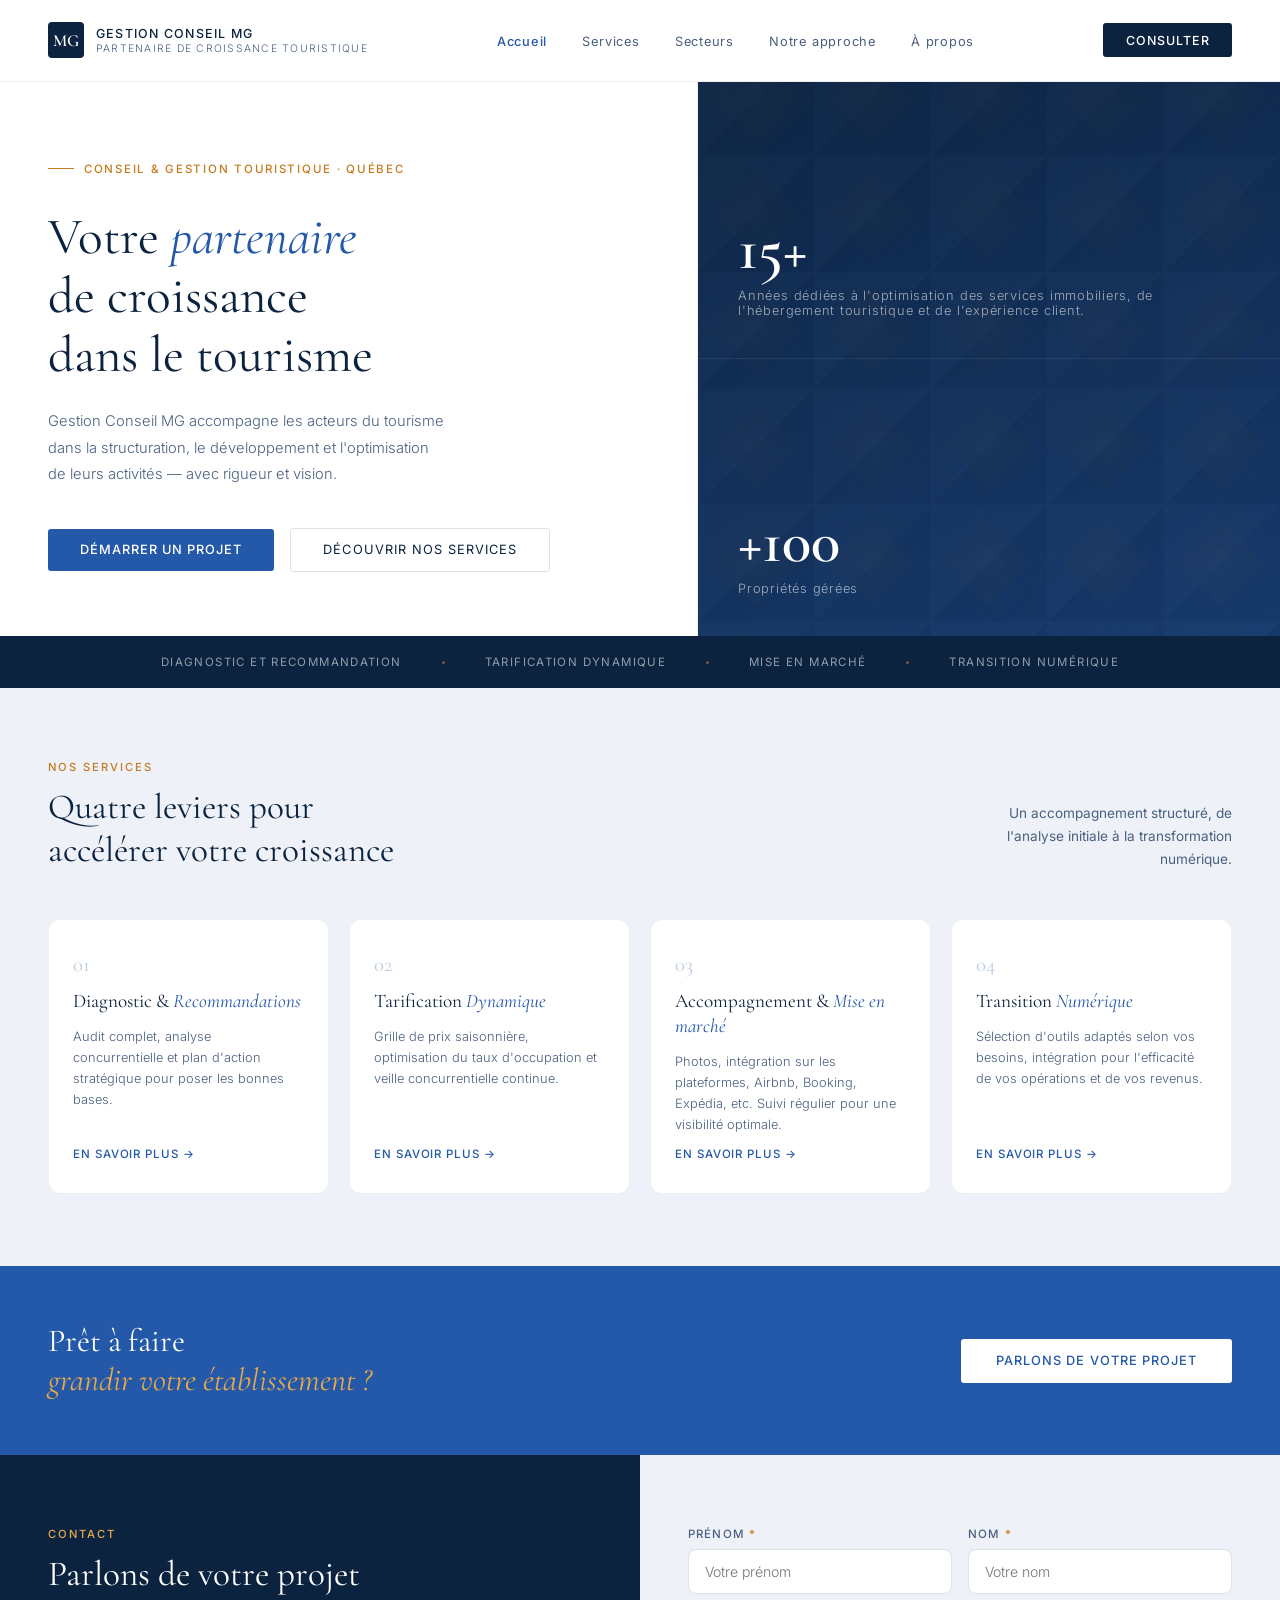
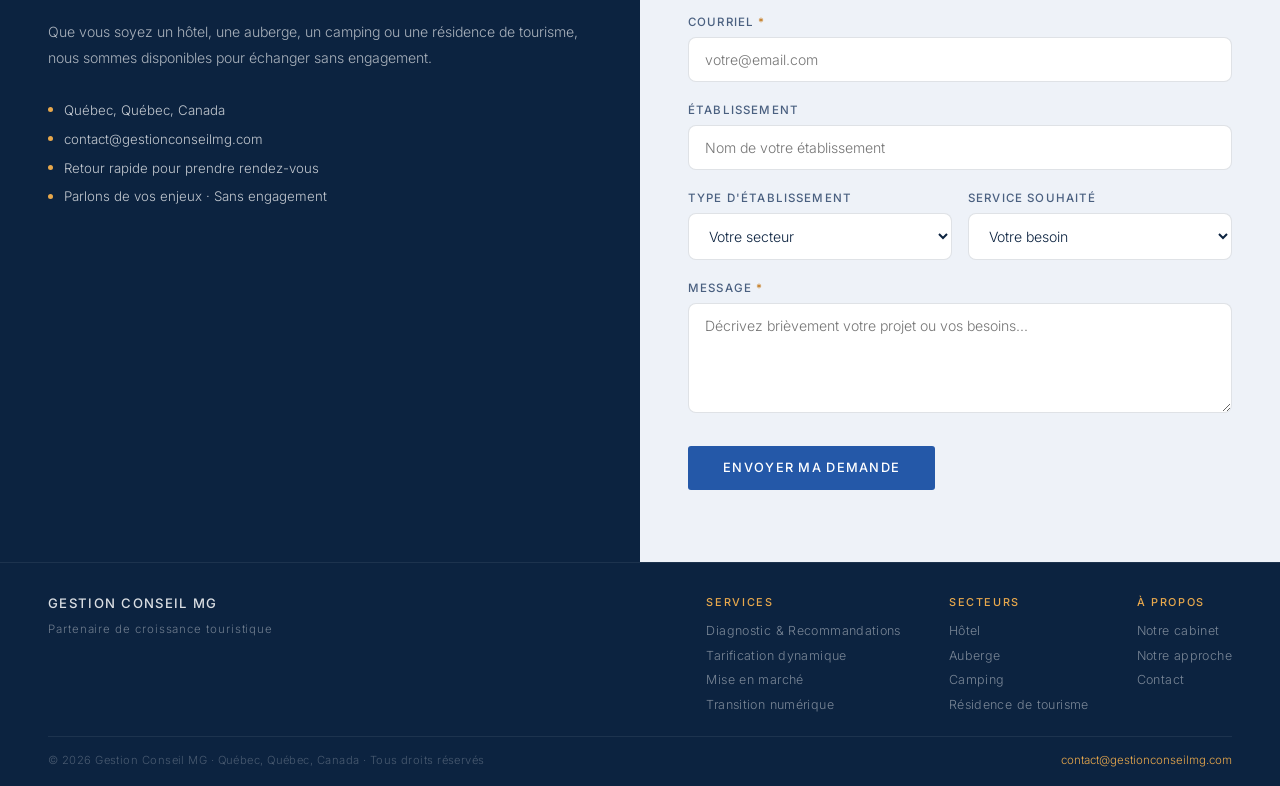
<file: index (3).html>
<!DOCTYPE html>
<html lang="fr">
<head>
  <meta charset="UTF-8"/>
  <meta name="viewport" content="width=device-width, initial-scale=1.0"/>
  <title>Gestion Conseil MG | Partenaire de croissance touristique</title>
  <meta name="description" content="Gestion Conseil MG accompagne les hôtels, auberges, campings et résidences de tourisme dans leur développement stratégique."/>
  <link rel="stylesheet" href="style.css"/>
  <style>
    .hero { display: grid; grid-template-columns: 1.2fr 1fr; min-height: 540px; }
    .hero-left { padding: 5rem 3rem 4rem; display: flex; flex-direction: column; justify-content: center; border-right: 0.5px solid var(--border-soft); }
    .hero-tag { display: inline-flex; align-items: center; gap: 10px; margin-bottom: 2rem; }
    .tag-line { width: 26px; height: 1px; background: var(--ocre); }
    .tag-txt { font-size: 0.72rem; font-weight: 500; letter-spacing: 0.15em; color: var(--ocre); text-transform: uppercase; }
    h1 { font-family: 'Cormorant Garamond', serif; font-size: 3.2rem; line-height: 1.15; color: var(--text); margin-bottom: 1.5rem; font-weight: 400; }
    h1 em { font-style: italic; color: var(--cobalt); }
    .hero-desc { font-size: 0.92rem; font-weight: 300; color: var(--text-muted); line-height: 1.8; max-width: 400px; margin-bottom: 2.5rem; }
    .hero-actions { display: flex; gap: 1rem; align-items: center; flex-wrap: wrap; }
    .hero-right { display: grid; grid-template-rows: 1fr 1fr; background: var(--encre); position: relative; overflow: hidden; }
    .hero-right-bg { position: absolute; inset: 0; width: 100%; height: 100%; z-index: 0; opacity: 0.18; }
    .hero-right-overlay { position: absolute; inset: 0; background: linear-gradient(160deg,rgba(12,35,64,.55) 0%,rgba(36,88,168,.35) 100%); z-index: 1; }
    .hero-stat-block { padding: 2.5rem; border-bottom: 0.5px solid rgba(255,255,255,.08); display: flex; flex-direction: column; justify-content: flex-end; position: relative; z-index: 2; }
    .hero-stat-block:last-child { border-bottom: none; }
    .big-num { font-family: 'Cormorant Garamond', serif; font-size: 3.8rem; font-weight: 600; color: #fff; line-height: 1; }
    .big-label { font-size: 0.8rem; font-weight: 300; color: rgba(255,255,255,.6); letter-spacing: .06em; margin-top: .5rem; }
    /* Services cards aperçu */
    .home-services { padding: 4.5rem 3rem; background: var(--bg-soft); }
    .svc-grid { display: grid; grid-template-columns: repeat(4,1fr); gap: 1.25rem; margin-top: 2.5rem; }
    .svc-card { background: var(--bg); border: 0.5px solid var(--border-soft); border-radius: var(--radius-lg); padding: 2rem 1.5rem; display: flex; flex-direction: column; gap: 0.75rem; transition: border-color .2s, box-shadow .2s; }
    .svc-card:hover { border-color: var(--cobalt); }
    .svc-n { font-family: 'Cormorant Garamond', serif; font-size: 1.3rem; color: var(--cobalt); opacity: .3; }
    .svc-card h3 { font-family: 'Cormorant Garamond', serif; font-size: 1.2rem; font-weight: 400; color: var(--text); line-height: 1.3; }
    .svc-card h3 em { font-style: italic; color: var(--cobalt); }
    .svc-card p { font-size: 0.8rem; font-weight: 300; color: var(--text-muted); line-height: 1.65; flex: 1; }
    .svc-link { font-size: 0.72rem; font-weight: 500; color: var(--cobalt); letter-spacing: .08em; text-transform: uppercase; text-decoration: none; }
    /* CTA BAND */
    .cta-band { padding: 3.5rem 3rem; background: var(--cobalt); display: flex; align-items: center; justify-content: space-between; gap: 2rem; flex-wrap: wrap; }
    .cta-band h2 { font-family: 'Cormorant Garamond', serif; font-size: 2rem; color: #fff; font-weight: 400; }
    .cta-band h2 em { font-style: italic; color: var(--safran); }
    .btn-white { background: #fff; color: var(--cobalt); border: none; padding: .9rem 2.2rem; font-family: 'Inter', sans-serif; font-size: .8rem; font-weight: 500; letter-spacing: .08em; text-transform: uppercase; cursor: pointer; border-radius: 3px; transition: opacity .2s; text-decoration: none; display: inline-block; }
    .btn-white:hover { opacity: .9; }
    /* CONTACT */
    .contact-section { display: grid; grid-template-columns: 1fr 1fr; }
    .contact-left { padding: 4.5rem 3rem; background: var(--encre); }
    .contact-left .sec-label { color: var(--safran); }
    .contact-left h2 { font-family: 'Cormorant Garamond', serif; font-size: 2.2rem; color: #fff; margin-bottom: 1.5rem; }
    .contact-left p { font-size: .88rem; font-weight: 300; color: rgba(255,255,255,.65); line-height: 1.8; margin-bottom: 2rem; }
    .contact-details { display: flex; flex-direction: column; gap: .8rem; }
    .cd { font-size: .83rem; font-weight: 300; color: rgba(255,255,255,.75); display: flex; align-items: center; gap: 11px; }
    .cd-dot { width: 5px; height: 5px; border-radius: 50%; background: var(--safran); flex-shrink: 0; }
    .contact-right { padding: 4.5rem 3rem; background: var(--bg-soft); }
    .form-group { margin-bottom: 1.3rem; }
    .form-group label { display: block; font-size: .72rem; font-weight: 500; letter-spacing: .1em; text-transform: uppercase; color: var(--text-muted); margin-bottom: .5rem; }
    .form-group input, .form-group textarea, .form-group select { width: 100%; padding: .82rem 1rem; border: 0.5px solid var(--border); border-radius: var(--radius); background: var(--bg); color: var(--text); font-family: 'Inter', sans-serif; font-size: .88rem; font-weight: 300; outline: none; transition: border-color .2s; }
    .form-group input:focus, .form-group textarea:focus, .form-group select:focus { border-color: var(--cobalt); }
    .form-group textarea { min-height: 110px; resize: vertical; }
    .form-row { display: grid; grid-template-columns: 1fr 1fr; gap: 1rem; }
    .submit { background: var(--cobalt); color: #fff; border: none; padding: .9rem 2.2rem; font-family: 'Inter', sans-serif; font-size: .8rem; font-weight: 500; letter-spacing: .1em; text-transform: uppercase; cursor: pointer; border-radius: 3px; margin-top: .5rem; transition: opacity .2s; }
    .submit:hover { opacity: .88; }
    @media (max-width:860px) {
      .hero { grid-template-columns: 1fr; }
      .hero-right { grid-template-columns: 1fr 1fr; grid-template-rows: auto; min-height: auto; }
      .hero-stat-block { border-bottom: none; border-right: 0.5px solid rgba(255,255,255,.08); }
      .hero-stat-block:last-child { border-right: none; }
      h1 { font-size: 2.4rem; }
      .hero-left { padding: 3rem 1.5rem; }
      .svc-grid { grid-template-columns: 1fr 1fr; }
      .home-services { padding: 3rem 1.5rem; }
      .cta-band { padding: 2.5rem 1.5rem; flex-direction: column; align-items: flex-start; }
      .contact-section { grid-template-columns: 1fr; }
      .contact-left, .contact-right { padding: 3rem 1.5rem; }
      .form-row { grid-template-columns: 1fr; }
    }
    @media (max-width:520px) { .svc-grid { grid-template-columns: 1fr; } }
  </style>
</head>
<body>

<nav>
  <a class="logo-wrap" href="index.html">
    <div class="logo-mark"><span>MG</span></div>
    <div><div class="logo-text">Gestion Conseil MG</div><div class="logo-sub">Partenaire de croissance touristique</div></div>
  </a>
  <ul class="nav-links">
    <li><a href="index.html" class="active">Accueil</a></li>
    <li><a href="services.html">Services</a></li>
    <li><a href="secteurs.html">Secteurs</a></li>
    <li><a href="approche.html">Notre approche</a></li>
    <li><a href="apropos.html">À propos</a></li>
  </ul>
  <a class="nav-cta" href="#contact">Consulter</a>
  <button class="hamburger" aria-label="Menu"><span></span><span></span><span></span></button>
</nav>
<div class="mobile-menu">
  <a href="index.html">Accueil</a>
  <a href="services.html">Services</a>
  <a href="secteurs.html">Secteurs</a>
  <a href="approche.html">Notre approche</a>
  <a href="apropos.html">À propos</a>
  <a class="mobile-cta" href="#contact">Consulter</a>
</div>

<!-- HERO -->
<section class="hero">
  <div class="hero-left">
    <div class="hero-tag"><div class="tag-line"></div><div class="tag-txt">Conseil &amp; Gestion Touristique · Québec</div></div>
    <h1>Votre <em>partenaire</em><br>de croissance<br>dans le tourisme</h1>
    <p class="hero-desc">Gestion Conseil MG accompagne les acteurs du tourisme dans la structuration, le développement et l'optimisation de leurs activités — avec rigueur et vision.</p>
    <div class="hero-actions">
      <a class="btn-dark" href="#contact">Démarrer un projet</a>
      <a class="btn-outline" href="services.html">Découvrir nos services</a>
    </div>
  </div>
  <div class="hero-right">
    <svg class="hero-right-bg" xmlns="http://www.w3.org/2000/svg" viewBox="0 0 400 600" preserveAspectRatio="xMidYMid slice">
      <defs>
        <pattern id="geo" x="0" y="0" width="80" height="80" patternUnits="userSpaceOnUse">
          <polygon points="0,0 80,0 0,80" fill="#5B90D8" opacity=".6"/>
          <polygon points="80,80 80,0 0,80" fill="#2458A8" opacity=".5"/>
          <polygon points="40,10 70,40 40,70 10,40" fill="#C47A1E" opacity=".25"/>
          <rect x="32" y="32" width="16" height="16" fill="#fff" opacity=".08" transform="rotate(45 40 40)"/>
        </pattern>
        <pattern id="grid" x="0" y="0" width="40" height="40" patternUnits="userSpaceOnUse">
          <line x1="40" y1="0" x2="0" y2="40" stroke="#fff" stroke-width=".4" opacity=".3"/>
          <line x1="0" y1="0" x2="40" y2="40" stroke="#fff" stroke-width=".4" opacity=".15"/>
        </pattern>
      </defs>
      <rect width="400" height="600" fill="url(#geo)"/>
      <rect width="400" height="600" fill="url(#grid)"/>
      <polygon points="0,0 200,0 0,200" fill="#E8A84C" opacity=".12"/>
      <polygon points="400,600 200,600 400,400" fill="#5B90D8" opacity=".15"/>
      <circle cx="320" cy="480" r="90" fill="none" stroke="#C47A1E" stroke-width="1" opacity=".2"/>
      <circle cx="80" cy="120" r="60" fill="none" stroke="#fff" stroke-width=".8" opacity=".12"/>
      <line x1="0" y1="400" x2="400" y2="200" stroke="#E8A84C" stroke-width=".8" opacity=".15"/>
    </svg>
    <div class="hero-right-overlay"></div>
    <div class="hero-stat-block">
      <div class="big-num">15+</div>
      <div class="big-label">Années dédiées à l'optimisation des services immobiliers, de l'hébergement touristique et de l'expérience client.</div>
    </div>
    <div class="hero-stat-block">
      <div class="big-num">+100</div>
      <div class="big-label">Propriétés gérées</div>
    </div>
  </div>
</section>

<!-- TAGLINE BAR -->
<div class="tagline-bar">
  <span class="tl-item">Diagnostic et Recommandation </span><div class="tl-dot"></div>
  <span class="tl-item">Tarification dynamique</span><div class="tl-dot"></div>
  <span class="tl-item">Mise en marché</span><div class="tl-dot"></div>
  <span class="tl-item">Transition numérique</span>
</div>

<!-- APERÇU SERVICES -->
<section class="home-services">
  <div class="sec-header">
    <div><span class="sec-label">Nos services</span><h2>Quatre leviers pour<br>accélérer votre croissance</h2></div>
    <p class="sec-desc-right">Un accompagnement structuré, de l'analyse initiale à la transformation numérique.</p>
  </div>
  <div class="svc-grid">
    <div class="svc-card">
      <div class="svc-n">01</div>
      <h3>Diagnostic &amp; <em>Recommandations</em></h3>
      <p>Audit complet, analyse concurrentielle et plan d'action stratégique pour poser les bonnes bases.</p>
      <a class="svc-link" href="services.html">En savoir plus →</a>
    </div>
    <div class="svc-card">
      <div class="svc-n">02</div>
      <h3>Tarification <em>Dynamique</em></h3>
      <p>Grille de prix saisonnière, optimisation du taux d'occupation et veille concurrentielle continue.</p>
      <a class="svc-link" href="services.html">En savoir plus →</a>
    </div>
    <div class="svc-card">
      <div class="svc-n">03</div>
      <h3>Accompagnement &amp; <em>Mise en marché</em></h3>
      <p>Photos, intégration sur les plateformes, Airbnb, Booking, Expédia, etc. Suivi régulier pour une visibilité optimale.</p>
      <a class="svc-link" href="services.html">En savoir plus →</a>
    </div>
    <div class="svc-card">
      <div class="svc-n">04</div>
      <h3>Transition <em>Numérique</em></h3>
      <p>Sélection d'outils adaptés selon vos besoins, intégration pour l'efficacité de vos opérations et de vos revenus.</p>
      <a class="svc-link" href="services.html">En savoir plus →</a>
    </div>
  </div>
</section>

<!-- CTA BAND -->
<div class="cta-band">
  <h2>Prêt à faire<br><em>grandir votre établissement ?</em></h2>
  <a class="btn-white" href="#contact">Parlons de votre projet</a>
</div>

<!-- CONTACT -->
<section class="contact-section" id="contact">
  <div class="contact-left">
    <span class="sec-label">Contact</span>
    <h2>Parlons de votre projet</h2>
    <p>Que vous soyez un hôtel, une auberge, un camping ou une résidence de tourisme, nous sommes disponibles pour échanger sans engagement.</p>
    <div class="contact-details">
      <div class="cd"><div class="cd-dot"></div>Québec, Québec, Canada</div>
      <div class="cd"><div class="cd-dot"></div>contact@gestionconseilmg.com</div>
      <div class="cd"><div class="cd-dot"></div>Retour rapide pour prendre rendez-vous</div>
      <div class="cd"><div class="cd-dot"></div>Parlons de vos enjeux · Sans engagement</div>
    </div>
  </div>
  <div class="contact-right">

    <!-- Message de succès (masqué par défaut) -->
    <div id="form-success" style="display:none;padding:2.5rem;text-align:center;">
      <div style="width:52px;height:52px;background:#EEF2F8;border-radius:50%;display:flex;align-items:center;justify-content:center;margin:0 auto 1.25rem;">
        <svg width="24" height="24" viewBox="0 0 24 24" fill="none" stroke="#2458A8" stroke-width="2" stroke-linecap="round" stroke-linejoin="round"><polyline points="20 6 9 17 4 12"/></svg>
      </div>
      <h3 style="font-family:'Cormorant Garamond',serif;font-size:1.5rem;font-weight:400;color:#0C2340;margin-bottom:.6rem">Message envoyé !</h3>
      <p style="font-size:.88rem;font-weight:300;color:#4A6080;line-height:1.7">Merci pour votre message. Nous vous répondrons dans les 24h ouvrées.</p>
      <button onclick="resetForm()" style="margin-top:1.5rem;background:transparent;border:1px solid #2458A8;color:#2458A8;padding:.6rem 1.4rem;border-radius:3px;font-family:'Inter',sans-serif;font-size:.78rem;font-weight:500;letter-spacing:.08em;text-transform:uppercase;cursor:pointer;">Envoyer un autre message</button>
    </div>

    <!-- Message d'erreur (masqué par défaut) -->
    <div id="form-error" style="display:none;padding:.75rem 1rem;background:#FEF2F2;border:0.5px solid #FCA5A5;border-radius:6px;margin-bottom:1.2rem;font-size:.83rem;color:#991B1B;">
      Une erreur s'est produite. Veuillez réessayer ou nous écrire directement à <a href="mailto:contact@gestionconseilmg.com" style="color:#991B1B;font-weight:500">contact@gestionconseilmg.com</a>
    </div>

    <form id="contact-form"
          action="https://formspree.io/f/xbdpvber"
          method="POST">

      <!-- Champ anti-spam honeypot (invisible) -->
      <input type="text" name="_gotcha" style="display:none"/>

      <!-- Sujet du courriel reçu dans Formspree -->
      <input type="hidden" name="_subject" value="Nouvelle demande — Gestion Conseil MG"/>

      <div class="form-row">
        <div class="form-group">
          <label for="prenom">Prénom <span style="color:#C47A1E">*</span></label>
          <input type="text" id="prenom" name="prenom" placeholder="Votre prénom" required/>
        </div>
        <div class="form-group">
          <label for="nom">Nom <span style="color:#C47A1E">*</span></label>
          <input type="text" id="nom" name="nom" placeholder="Votre nom" required/>
        </div>
      </div>

      <div class="form-group">
        <label for="email">Courriel <span style="color:#C47A1E">*</span></label>
        <input type="email" id="email" name="email" placeholder="votre@email.com" required/>
      </div>

      <div class="form-group">
        <label for="etablissement">Établissement</label>
        <input type="text" id="etablissement" name="etablissement" placeholder="Nom de votre établissement"/>
      </div>

      <div class="form-row">
        <div class="form-group">
          <label for="secteur">Type d'établissement</label>
          <select id="secteur" name="secteur">
            <option value="" disabled selected>Votre secteur</option>
            <option>Hôtel</option>
            <option>Auberge</option>
            <option>Camping</option>
            <option>Résidence de tourisme</option>
            <option>Autre</option>
          </select>
        </div>
        <div class="form-group">
          <label for="service">Service souhaité</label>
          <select id="service" name="service">
            <option value="" disabled selected>Votre besoin</option>
            <option>Diagnostic et recommandations</option>
            <option>Tarification dynamique</option>
            <option>Mise en marché</option>
            <option>Transition numérique</option>
            <option>Autre</option>
            <option>L'ensemble</option>
            
          </select>
        </div>
      </div>

      <div class="form-group">
        <label for="message">Message <span style="color:#C47A1E">*</span></label>
        <textarea id="message" name="message" placeholder="Décrivez brièvement votre projet ou vos besoins..." required></textarea>
      </div>

      <button type="submit" class="submit" id="submit-btn">Envoyer ma demande</button>
    </form>
  </div>
</section>

<!-- FOOTER -->
<footer>
  <div class="footer-top">
    <div class="foot-brand">
      <span class="foot-logo">Gestion Conseil MG</span>
      <span class="foot-tagline">Partenaire de croissance touristique</span>
    </div>
    <div class="foot-nav">
      <div class="foot-nav-col">
        <span class="foot-col-title">Services</span>
        <a href="services.html">Diagnostic &amp; Recommandations</a>
        <a href="services.html">Tarification dynamique</a>
        <a href="services.html">Mise en marché</a>
        <a href="services.html">Transition numérique</a>
      </div>
      <div class="foot-nav-col">
        <span class="foot-col-title">Secteurs</span>
        <a href="secteurs.html">Hôtel</a>
        <a href="secteurs.html">Auberge</a>
        <a href="secteurs.html">Camping</a>
        <a href="secteurs.html">Résidence de tourisme</a>
      </div>
      <div class="foot-nav-col">
        <span class="foot-col-title">À propos</span>
        <a href="apropos.html">Notre cabinet</a>
        <a href="approche.html">Notre approche</a>
        <a href="#contact">Contact</a>
      </div>
    </div>
  </div>
  <div class="footer-bottom">
    <span class="foot-copy">© 2026 Gestion Conseil MG · Québec, Québec, Canada · Tous droits réservés</span>
    <span class="foot-contact"><a href="mailto:matthieu.gergaud@gmail.com">contact@gestionconseilmg.com</a></span>
  </div>
</footer>

<script>
// Hamburger menu
const hamburger=document.querySelector('.hamburger'),mobileMenu=document.querySelector('.mobile-menu');
hamburger.addEventListener('click',()=>{hamburger.classList.toggle('open');mobileMenu.classList.toggle('open');document.body.style.overflow=mobileMenu.classList.contains('open')?'hidden':'';});
mobileMenu.querySelectorAll('a').forEach(a=>a.addEventListener('click',()=>{hamburger.classList.remove('open');mobileMenu.classList.remove('open');document.body.style.overflow='';}));

// Formulaire Formspree
const form = document.getElementById('contact-form');
const btn  = document.getElementById('submit-btn');
const successBox = document.getElementById('form-success');
const errorBox   = document.getElementById('form-error');

form.addEventListener('submit', async function(e) {
  e.preventDefault();
  errorBox.style.display = 'none';

  // État : envoi en cours
  btn.textContent = 'Envoi en cours…';
  btn.disabled = true;
  btn.style.opacity = '0.65';

  try {
    const data = new FormData(form);
    const response = await fetch(form.action, {
      method: 'POST',
      body: data,
      headers: { 'Accept': 'application/json' }
    });

    if (response.ok) {
      // Succès : afficher le message de confirmation
      form.style.display = 'none';
      successBox.style.display = 'block';
    } else {
      // Erreur serveur Formspree
      const json = await response.json();
      throw new Error(json.error || 'Erreur serveur');
    }
  } catch (err) {
    // Afficher le message d'erreur
    errorBox.style.display = 'block';
    btn.textContent = 'Envoyer ma demande';
    btn.disabled = false;
    btn.style.opacity = '1';
    errorBox.scrollIntoView({ behavior: 'smooth', block: 'nearest' });
  }
});

function resetForm() {
  form.reset();
  form.style.display = 'block';
  successBox.style.display = 'none';
  btn.textContent = 'Envoyer ma demande';
  btn.disabled = false;
  btn.style.opacity = '1';
}
</script>
</body>
</html>
</file>
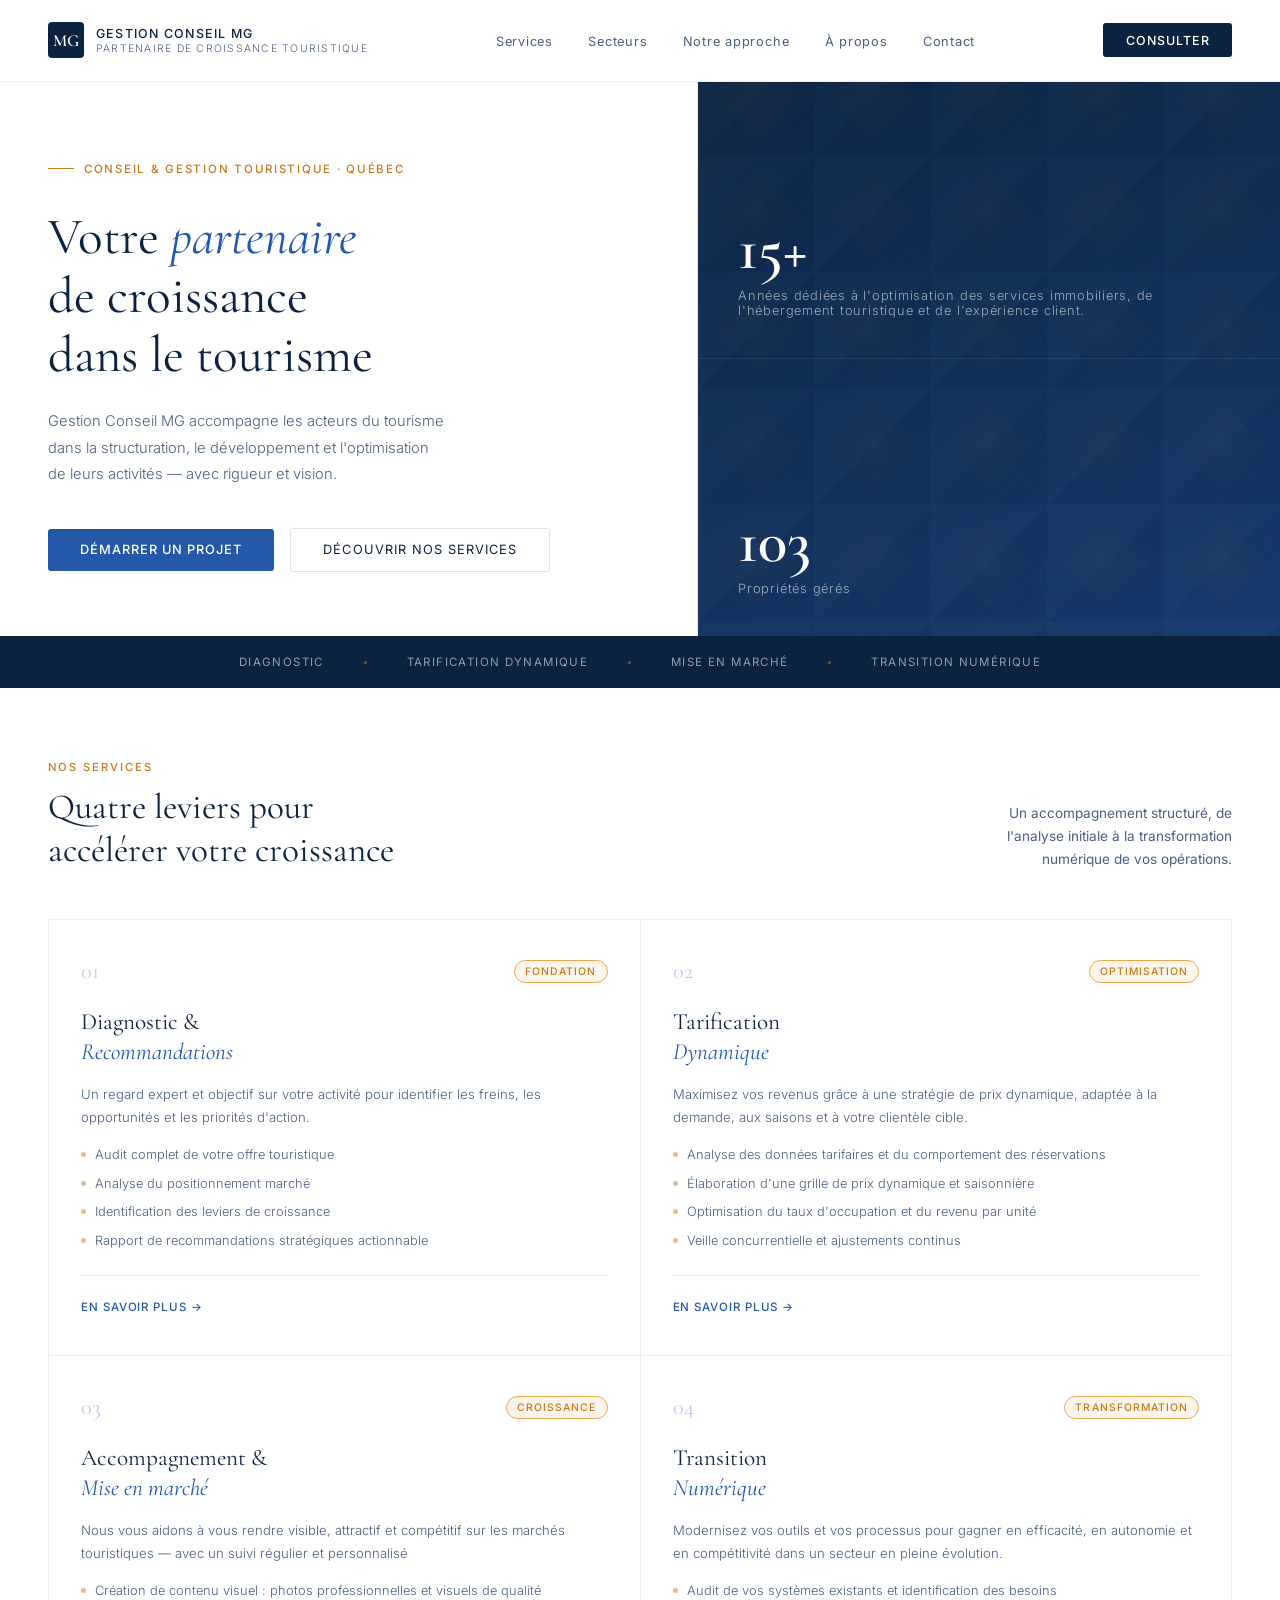
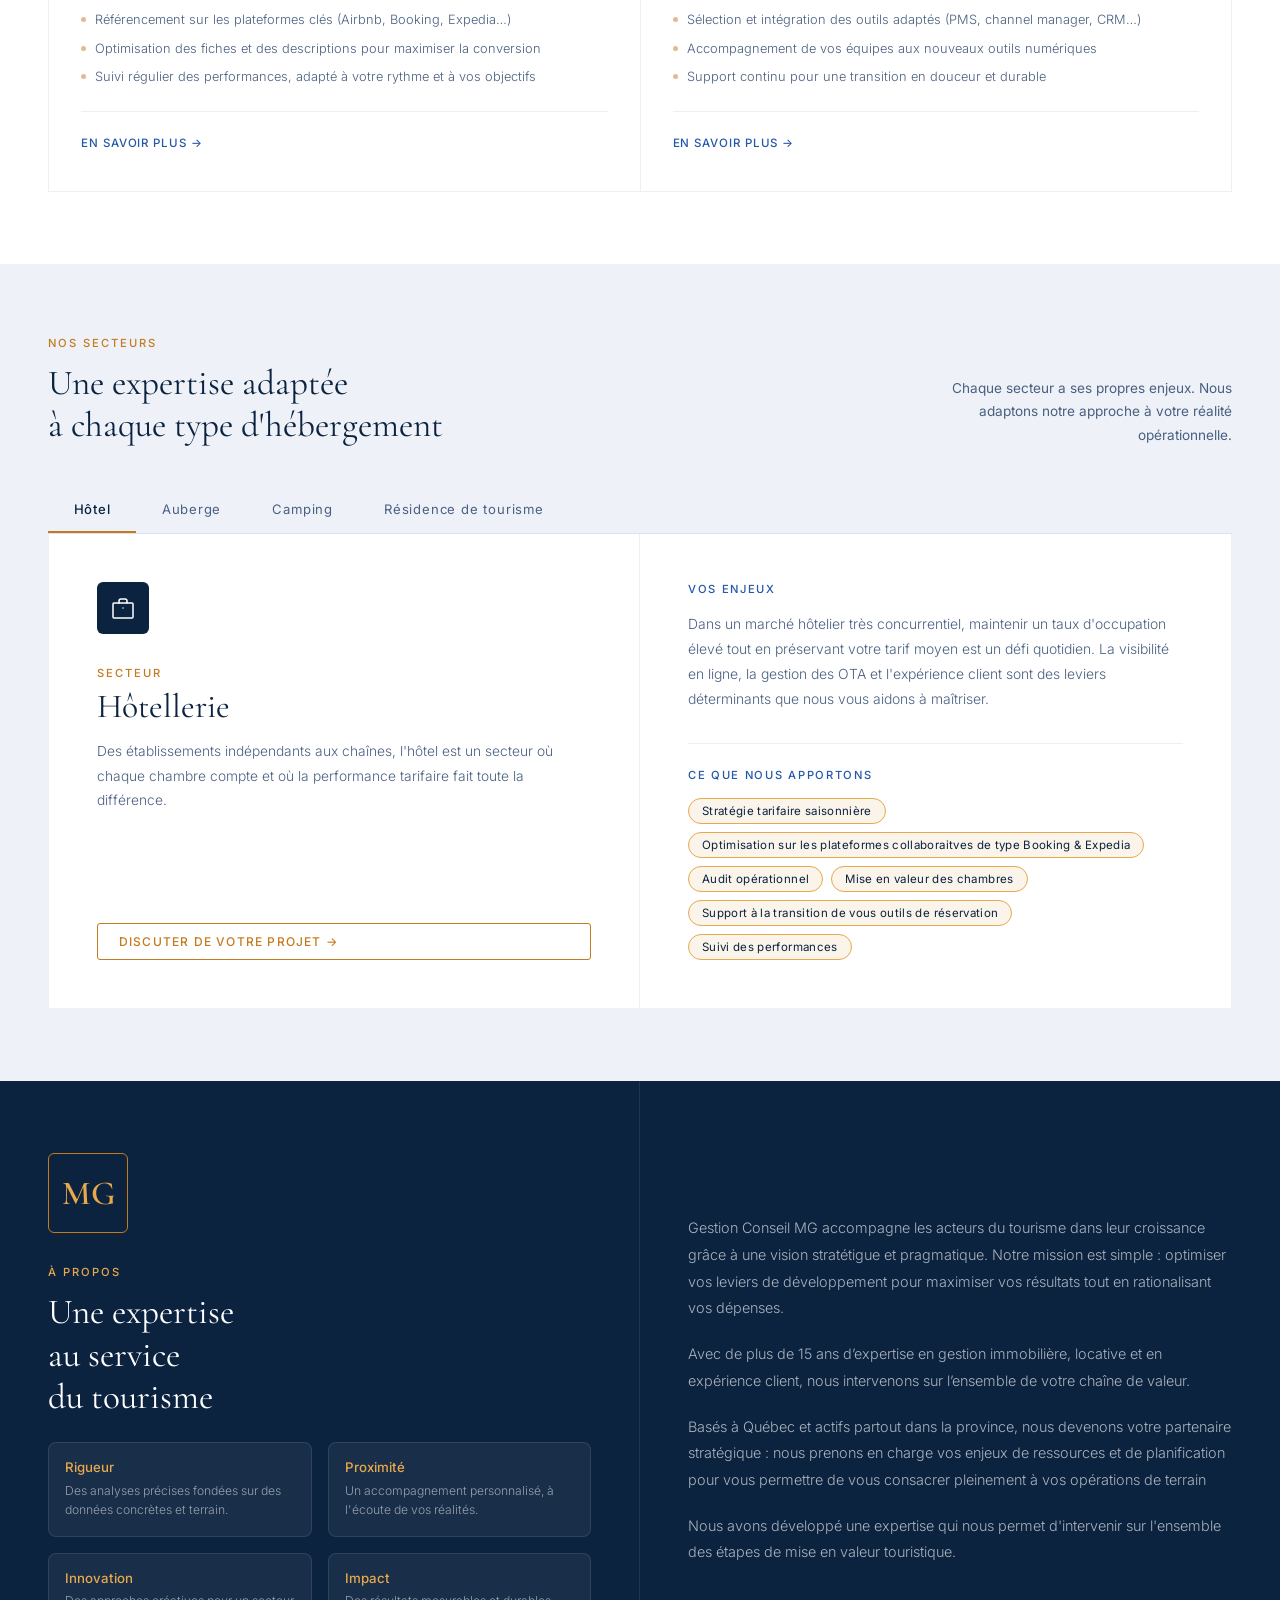
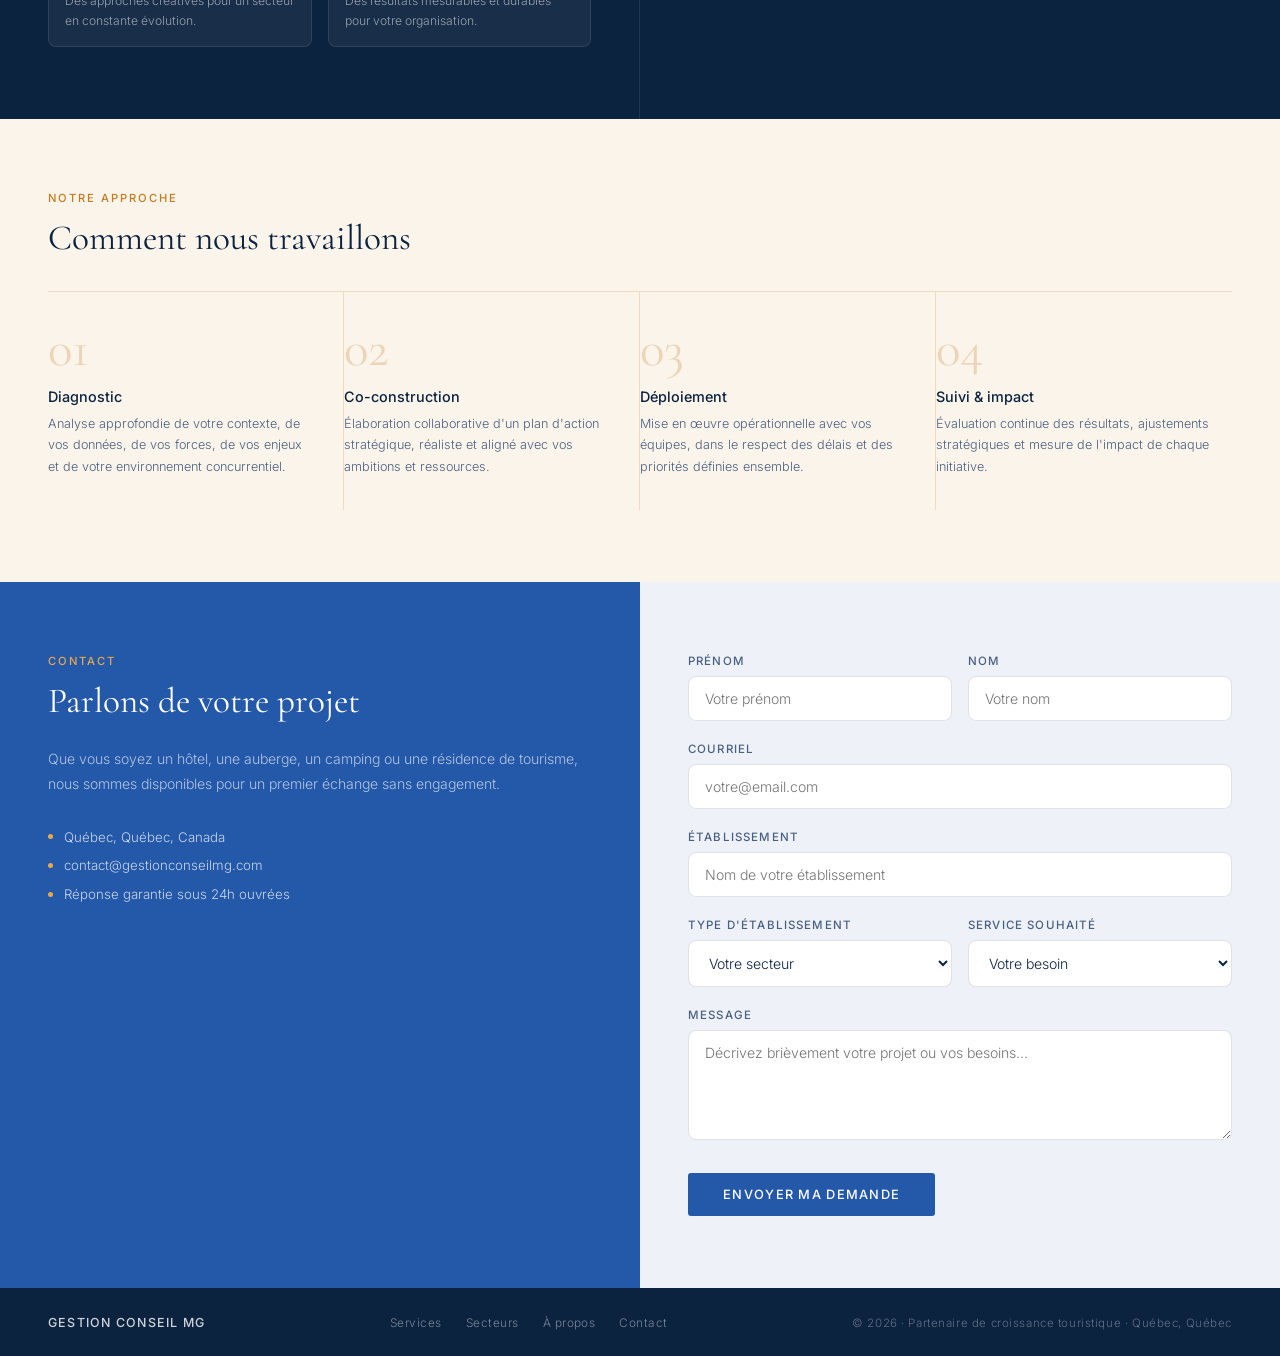
<file: index.html.html>
<!DOCTYPE html>
<html lang="fr">
<head>
  <meta charset="UTF-8" />
  <meta name="viewport" content="width=device-width, initial-scale=1.0" />
  <title>Gestion Conseil MG | Partenaire de croissance touristique</title>
  <meta name="description" content="Gestion Conseil MG accompagne les hôtels, auberges, campings et résidences de tourisme dans leur croissance : diagnostic, tarification dynamique, mise en marché et transition numérique." />
  <link rel="preconnect" href="https://fonts.googleapis.com" />
  <link rel="preconnect" href="https://fonts.gstatic.com" crossorigin />
  <link href="https://fonts.googleapis.com/css2?family=Cormorant+Garamond:ital,wght@0,400;0,600;1,400&family=Inter:wght@300;400;500&display=swap" rel="stylesheet" />
  <style>
    :root {
      --encre:      #0C2340;
      --cobalt:     #2458A8;
      --ciel:       #5B90D8;
      --ocre:       #C47A1E;
      --safran:     #E8A84C;
      --ivoire:     #FAF4EA;
      --ivoire-mid: #F0E8D8;
      --text:       #0C2340;
      --text-muted: #4A6080;
      --bg:         #ffffff;
      --bg-soft:    #EEF2F8;
      --border:     rgba(12,35,64,0.13);
      --border-soft:rgba(12,35,64,0.07);
      --radius:     8px;
      --radius-lg:  12px;
    }

    * { margin: 0; padding: 0; box-sizing: border-box; }

    body {
      font-family: 'Inter', sans-serif;
      background: var(--bg);
      color: var(--text);
      -webkit-font-smoothing: antialiased;
    }

    /* ── NAV ── */
    nav {
      display: flex;
      justify-content: space-between;
      align-items: center;
      padding: 1.4rem 3rem;
      border-bottom: 0.5px solid var(--border-soft);
      position: sticky;
      top: 0;
      background: var(--bg);
      z-index: 100;
    }
    .logo-wrap { display: flex; align-items: center; gap: 12px; text-decoration: none; }
    .logo-mark {
      width: 36px; height: 36px;
      background: var(--encre);
      border-radius: 4px;
      display: flex; align-items: center; justify-content: center;
      flex-shrink: 0;
    }
    .logo-mark span {
      font-family: 'Cormorant Garamond', serif;
      font-size: 1.05rem; font-weight: 600; color: #fff;
    }
    .logo-text {
      font-size: 0.78rem; font-weight: 500;
      letter-spacing: 0.1em; color: var(--text);
      text-transform: uppercase; line-height: 1.3;
    }
    .logo-sub {
      font-size: 0.65rem; font-weight: 300;
      letter-spacing: 0.12em; color: var(--text-muted);
      text-transform: uppercase;
    }
    .nav-links { display: flex; gap: 2.2rem; list-style: none; }
    .nav-links a {
      font-size: 0.8rem; color: var(--text-muted);
      text-decoration: none; letter-spacing: 0.06em;
      transition: color 0.2s;
    }
    .nav-links a:hover { color: var(--cobalt); }
    .nav-cta {
      font-size: 0.78rem; font-weight: 500;
      background: var(--encre); color: #fff;
      border: none; padding: 0.6rem 1.4rem;
      border-radius: 3px; cursor: pointer;
      font-family: 'Inter', sans-serif;
      letter-spacing: 0.08em; text-transform: uppercase;
      transition: opacity 0.2s;
    }
    .nav-cta:hover { opacity: 0.88; }

    /* ── HERO ── */
    .hero { display: grid; grid-template-columns: 1.2fr 1fr; min-height: 540px; }
    .hero-left {
      padding: 5rem 3rem 4rem;
      display: flex; flex-direction: column; justify-content: center;
      border-right: 0.5px solid var(--border-soft);
    }
    .hero-tag { display: inline-flex; align-items: center; gap: 10px; margin-bottom: 2rem; }
    .tag-line { width: 26px; height: 1px; background: var(--ocre); }
    .tag-txt {
      font-size: 0.72rem; font-weight: 500;
      letter-spacing: 0.15em; color: var(--ocre); text-transform: uppercase;
    }
    h1 {
      font-family: 'Cormorant Garamond', serif;
      font-size: 3.2rem; line-height: 1.15;
      color: var(--text); margin-bottom: 1.5rem; font-weight: 400;
    }
    h1 em { font-style: italic; color: var(--cobalt); }
    .hero-desc {
      font-size: 0.92rem; font-weight: 300;
      color: var(--text-muted); line-height: 1.8;
      max-width: 400px; margin-bottom: 2.5rem;
    }
    .hero-actions { display: flex; gap: 1rem; align-items: center; flex-wrap: wrap; }
    .btn-dark {
      background: var(--cobalt); color: #fff; border: none;
      padding: 0.85rem 2rem; font-family: 'Inter', sans-serif;
      font-size: 0.8rem; font-weight: 500;
      letter-spacing: 0.08em; text-transform: uppercase;
      cursor: pointer; border-radius: 3px; transition: opacity 0.2s;
    }
    .btn-dark:hover { opacity: 0.88; }
    .btn-outline {
      background: transparent; color: var(--text);
      border: 0.5px solid var(--border);
      padding: 0.85rem 2rem; font-family: 'Inter', sans-serif;
      font-size: 0.8rem; letter-spacing: 0.08em;
      text-transform: uppercase; cursor: pointer; border-radius: 3px;
      transition: border-color 0.2s, color 0.2s;
    }
    .btn-outline:hover { border-color: var(--ocre); color: var(--ocre); }
    .hero-right {
      display: grid; grid-template-rows: 1fr 1fr;
      background: var(--encre);
      position: relative;
      overflow: hidden;
    }
    .hero-right-bg {
      position: absolute;
      inset: 0;
      width: 100%;
      height: 100%;
      z-index: 0;
      opacity: 0.18;
    }
    .hero-right-overlay {
      position: absolute;
      inset: 0;
      background: linear-gradient(160deg, rgba(12,35,64,0.55) 0%, rgba(36,88,168,0.35) 100%);
      z-index: 1;
    }
    .hero-stat-block {
      padding: 2.5rem;
      border-bottom: 0.5px solid rgba(255,255,255,0.08);
      display: flex; flex-direction: column; justify-content: flex-end;
      position: relative;
      z-index: 2;
    }
    .hero-stat-block:last-child { border-bottom: none; border-right: none; }
    .big-num {
      font-family: 'Cormorant Garamond', serif;
      font-size: 3.8rem; font-weight: 600;
      color: #ffffff; line-height: 1;
    }
    .big-label {
      font-size: 0.8rem; font-weight: 300;
      color: rgba(255,255,255,0.6); letter-spacing: 0.06em; margin-top: 0.5rem;
    }

    /* ── TAGLINE BAR ── */
    .tagline-bar {
      padding: 1.2rem 3rem;
      display: flex; align-items: center; justify-content: center;
      gap: 2.5rem; background: var(--encre);
      flex-wrap: wrap;
    }
    .tl-item {
      font-size: 0.72rem; font-weight: 400;
      color: rgba(255,255,255,0.55); letter-spacing: 0.12em; text-transform: uppercase;
    }
    .tl-dot { width: 3px; height: 3px; border-radius: 50%; background: var(--ocre); opacity: 0.6; }

    /* ── SECTIONS ── */
    .section { padding: 4.5rem 3rem; }
    .sec-label {
      font-size: 0.7rem; font-weight: 500;
      letter-spacing: 0.18em; color: var(--ocre);
      text-transform: uppercase; margin-bottom: 0.75rem;
      display: block;
    }
    h2 {
      font-family: 'Cormorant Garamond', serif;
      font-size: 2.2rem; font-weight: 400;
      color: var(--text); line-height: 1.2;
    }
    .sec-header {
      display: flex; align-items: flex-end;
      justify-content: space-between; margin-bottom: 3rem;
    }
    .sec-desc-right {
      font-size: 0.85rem; color: var(--text-muted);
      line-height: 1.7; max-width: 280px; text-align: right;
    }

    /* ── SERVICES ── */
    .services-grid {
      display: grid; grid-template-columns: repeat(2, 1fr);
      border-top: 0.5px solid var(--border-soft);
      border-left: 0.5px solid var(--border-soft);
    }
    .svc {
      padding: 2.5rem 2rem;
      border-right: 0.5px solid var(--border-soft);
      border-bottom: 0.5px solid var(--border-soft);
      display: flex; flex-direction: column;
      transition: background 0.2s;
    }
    .svc:hover { background: var(--bg-soft); }
    .svc-top {
      display: flex; align-items: flex-start;
      justify-content: space-between; margin-bottom: 1.5rem;
    }
    .svc-num {
      font-family: 'Cormorant Garamond', serif;
      font-size: 1.4rem; color: var(--cobalt); opacity: 0.3; line-height: 1;
    }
    .svc-badge {
      font-size: 0.65rem; font-weight: 500;
      letter-spacing: 0.1em; text-transform: uppercase;
      padding: 4px 10px; border-radius: 100px;
      background: var(--ivoire); color: var(--ocre);
      border: 0.5px solid var(--safran);
    }
    .svc h3 {
      font-family: 'Cormorant Garamond', serif;
      font-size: 1.45rem; font-weight: 400;
      color: var(--text); margin-bottom: 1rem; line-height: 1.3;
    }
    .svc h3 em { font-style: italic; color: var(--cobalt); }
    .svc-body {
      font-size: 0.82rem; font-weight: 300;
      color: var(--text-muted); line-height: 1.75; flex: 1;
    }
    .svc-items { list-style: none; margin-top: 1rem; display: flex; flex-direction: column; gap: 0.55rem; }
    .svc-items li {
      display: flex; align-items: flex-start; gap: 9px;
      font-size: 0.8rem; font-weight: 300;
      color: var(--text-muted); line-height: 1.55;
    }
    .li-dot {
      width: 5px; height: 5px; border-radius: 50%;
      background: var(--ocre); opacity: 0.5;
      flex-shrink: 0; margin-top: 7px;
    }
    .svc-footer {
      margin-top: 1.5rem; padding-top: 1.2rem;
      border-top: 0.5px solid var(--border-soft);
    }
    .svc-link {
      display: inline-flex; align-items: center; gap: 6px;
      font-size: 0.72rem; font-weight: 500; color: var(--cobalt);
      letter-spacing: 0.08em; text-transform: uppercase; cursor: pointer;
      text-decoration: none; transition: gap 0.2s, color 0.2s;
    }
    .svc-link:hover { gap: 10px; color: var(--ocre); }

    /* ── SECTEURS ── */
    .secteurs-section { padding: 4.5rem 3rem; background: var(--bg-soft); }
    .secteur-tabs {
      display: flex; border-bottom: 0.5px solid var(--border-soft);
      overflow-x: auto;
    }
    .tab-btn {
      font-size: 0.82rem; font-weight: 400;
      letter-spacing: 0.06em; color: var(--text-muted);
      background: transparent; border: none;
      border-bottom: 2px solid transparent;
      padding: 0.9rem 1.6rem; cursor: pointer;
      font-family: 'Inter', sans-serif;
      transition: color 0.2s, border-color 0.2s;
      white-space: nowrap;
    }
    .tab-btn.active { color: var(--encre); font-weight: 500; border-bottom-color: var(--ocre); }
    .tab-btn:hover { color: var(--text); }
    .secteur-panels {
      border: 0.5px solid var(--border-soft);
      border-top: none; background: var(--bg);
    }
    .secteur-panel { display: none; grid-template-columns: 1fr 1fr; min-height: 400px; }
    .secteur-panel.active { display: grid; }
    .panel-left {
      padding: 3rem;
      border-right: 0.5px solid var(--border-soft);
      display: flex; flex-direction: column; justify-content: space-between;
    }
    .panel-icon {
      width: 52px; height: 52px;
      background: var(--encre);
      border-radius: 6px;
      display: flex; align-items: center; justify-content: center;
      margin-bottom: 2rem;
    }
    .panel-icon svg {
      width: 24px; height: 24px;
      stroke: #fff; fill: none;
      stroke-width: 1.5; stroke-linecap: round; stroke-linejoin: round;
    }
    .panel-title {
      font-family: 'Cormorant Garamond', serif;
      font-size: 2.1rem; font-weight: 400;
      color: var(--text); margin-bottom: 0.75rem; line-height: 1.2;
    }
    .panel-title em { font-style: italic; color: var(--cobalt); }
    .panel-subtitle {
      font-size: 0.86rem; font-weight: 300;
      color: var(--text-muted); line-height: 1.78; margin-bottom: 2rem;
    }
    .panel-cta {
      display: inline-flex; align-items: center; gap: 8px;
      font-size: 0.75rem; font-weight: 500; color: var(--ocre);
      letter-spacing: 0.1em; text-transform: uppercase; cursor: pointer;
      border: 1px solid var(--ocre); padding: 0.65rem 1.3rem;
      border-radius: 3px; background: transparent;
      font-family: 'Inter', sans-serif; transition: background 0.2s, color 0.2s;
    }
    .panel-cta:hover { background: var(--ocre); color: #fff; }
    .panel-right { padding: 3rem; display: flex; flex-direction: column; }
    .panel-challenge { margin-bottom: 2rem; }
    .panel-challenge h4, .panel-services h4 {
      font-size: 0.7rem; font-weight: 500;
      letter-spacing: 0.15em; color: var(--cobalt);
      text-transform: uppercase; margin-bottom: 1rem;
    }
    .panel-challenge p {
      font-size: 0.87rem; font-weight: 300;
      color: var(--text-muted); line-height: 1.78;
    }
    .panel-services { border-top: 0.5px solid var(--border-soft); padding-top: 1.5rem; }
    .panel-tags { display: flex; flex-wrap: wrap; gap: 0.5rem; }
    .ptag {
      font-size: 0.72rem; font-weight: 400;
      color: var(--encre); background: var(--ivoire);
      border: 0.5px solid var(--safran);
      padding: 5px 13px; border-radius: 100px; letter-spacing: 0.03em;
    }

    /* ── À PROPOS ── */
    .about { display: grid; grid-template-columns: 1fr 1fr; background: var(--encre); }
    .about-left { padding: 4.5rem 3rem; border-right: 0.5px solid rgba(255,255,255,0.08); }
    .about-left .sec-label { color: var(--safran); }
    .about-left h2 { color: #fff; margin-bottom: 1.5rem; }
    .about-right { padding: 4.5rem 3rem; display: flex; flex-direction: column; justify-content: center; }
    .about-right p {
      font-size: 0.9rem; font-weight: 300;
      color: rgba(255,255,255,0.65); line-height: 1.85; margin-bottom: 1.2rem;
    }
    .mg-monogram {
      width: 80px; height: 80px;
      border: 1.5px solid var(--ocre); border-radius: 6px;
      display: flex; align-items: center; justify-content: center;
      margin-bottom: 2rem;
    }
    .mg-monogram span {
      font-family: 'Cormorant Garamond', serif;
      font-size: 2.1rem; font-weight: 600; color: var(--safran);
    }
    .values { display: grid; grid-template-columns: 1fr 1fr; gap: 1rem; margin-top: 1.5rem; }
    .val {
      border: 0.5px solid rgba(255,255,255,0.1);
      padding: 1rem; border-radius: var(--radius);
      background: rgba(255,255,255,0.05);
    }
    .val h4 { font-size: 0.83rem; font-weight: 500; color: var(--safran); margin-bottom: 0.35rem; }
    .val p { font-size: 0.76rem; font-weight: 300; color: rgba(255,255,255,0.55); line-height: 1.6; }

    /* ── PROCESSUS ── */
    .process { padding: 4.5rem 3rem; background: var(--ivoire); }
    .process .sec-label { color: var(--ocre); }
    .steps {
      display: grid; grid-template-columns: repeat(4, 1fr);
      border-top: 0.5px solid rgba(196,122,30,0.2); margin-top: 2rem;
    }
    .step { padding: 2rem 1.8rem 2rem 0; border-right: 0.5px solid rgba(196,122,30,0.2); }
    .step:last-child { border-right: none; padding-right: 0; }
    .step-n {
      font-family: 'Cormorant Garamond', serif;
      font-size: 3.2rem; color: var(--ocre);
      opacity: 0.25; line-height: 1; margin-bottom: 0.75rem;
    }
    .step h4 { font-size: 0.9rem; font-weight: 500; color: var(--encre); margin-bottom: 0.5rem; }
    .step p { font-size: 0.79rem; font-weight: 300; color: var(--text-muted); line-height: 1.72; }

    /* ── CONTACT ── */
    .contact-section { display: grid; grid-template-columns: 1fr 1fr; }
    .contact-left { padding: 4.5rem 3rem; background: var(--cobalt); }
    .contact-left .sec-label { color: var(--safran); }
    .contact-left h2 {
      font-family: 'Cormorant Garamond', serif;
      font-size: 2.2rem; color: #fff; margin-bottom: 1.5rem;
    }
    .contact-left p {
      font-size: 0.88rem; font-weight: 300;
      color: rgba(255,255,255,0.65); line-height: 1.8; margin-bottom: 2rem;
    }
    .contact-details { display: flex; flex-direction: column; gap: 0.8rem; }
    .cd {
      font-size: 0.83rem; font-weight: 300;
      color: rgba(255,255,255,0.75);
      display: flex; align-items: center; gap: 11px;
    }
    .cd-dot { width: 5px; height: 5px; border-radius: 50%; background: var(--safran); flex-shrink: 0; }
    .contact-right { padding: 4.5rem 3rem; background: var(--bg-soft); }
    .form-group { margin-bottom: 1.3rem; }
    .form-group label {
      display: block; font-size: 0.72rem; font-weight: 500;
      letter-spacing: 0.1em; text-transform: uppercase;
      color: var(--text-muted); margin-bottom: 0.5rem;
    }
    .form-group input,
    .form-group textarea,
    .form-group select {
      width: 100%; padding: 0.82rem 1rem;
      border: 0.5px solid var(--border);
      border-radius: var(--radius);
      background: var(--bg); color: var(--text);
      font-family: 'Inter', sans-serif;
      font-size: 0.88rem; font-weight: 300; outline: none;
      transition: border-color 0.2s;
    }
    .form-group input:focus,
    .form-group textarea:focus,
    .form-group select:focus { border-color: var(--cobalt); }
    .form-group textarea { min-height: 110px; resize: vertical; }
    .form-row { display: grid; grid-template-columns: 1fr 1fr; gap: 1rem; }
    .submit {
      background: var(--cobalt); color: #fff; border: none;
      padding: 0.9rem 2.2rem; font-family: 'Inter', sans-serif;
      font-size: 0.8rem; font-weight: 500;
      letter-spacing: 0.1em; text-transform: uppercase;
      cursor: pointer; border-radius: 3px; margin-top: 0.5rem;
      transition: opacity 0.2s;
    }
    .submit:hover { opacity: 0.88; }

    /* ── FOOTER ── */
    footer {
      border-top: 0.5px solid var(--border-soft);
      padding: 1.6rem 3rem;
      background: var(--encre);
      display: flex; justify-content: space-between; align-items: center;
      flex-wrap: wrap; gap: 1rem;
    }
    .foot-logo {
      font-size: 0.78rem; font-weight: 500;
      letter-spacing: 0.1em; color: rgba(255,255,255,0.8); text-transform: uppercase;
    }
    .foot-links { display: flex; gap: 1.5rem; }
    .foot-links a {
      font-size: 0.74rem; font-weight: 300;
      color: rgba(255,255,255,0.45); text-decoration: none;
      letter-spacing: 0.04em; transition: color 0.2s;
    }
    .foot-links a:hover { color: var(--safran); }
    .foot-right {
      font-size: 0.72rem; font-weight: 300;
      color: rgba(255,255,255,0.35); letter-spacing: 0.05em;
    }

    /* ── RESPONSIVE ── */
    @media (max-width: 900px) {
      nav { padding: 1rem 1.5rem; }
      .nav-links { display: none; }
      .hero { grid-template-columns: 1fr; }
      .hero-right { grid-template-columns: 1fr 1fr; grid-template-rows: auto; min-height: auto; }
      .hero-stat-block { border-bottom: none; border-right: 0.5px solid var(--border-soft); }
      .hero-stat-block:last-child { border-right: none; }
      h1 { font-size: 2.4rem; }
      .section, .secteurs-section, .about-left, .about-right,
      .process, .contact-left, .contact-right { padding: 3rem 1.5rem; }
      .services-grid { grid-template-columns: 1fr; }
      .about { grid-template-columns: 1fr; }
      .about-left { border-right: none; border-bottom: 0.5px solid rgba(255,255,255,0.08); }
      .steps { grid-template-columns: 1fr 1fr; }
      .step { border-bottom: 0.5px solid rgba(196,122,30,0.2); }
      .step:nth-child(2n) { border-right: none; }
      .contact-section { grid-template-columns: 1fr; }
      .secteur-panel { grid-template-columns: 1fr; }
      .panel-left { border-right: none; border-bottom: 0.5px solid var(--border-soft); }
      .sec-header { flex-direction: column; align-items: flex-start; gap: 1rem; }
      .sec-desc-right { text-align: left; max-width: 100%; }
      .form-row { grid-template-columns: 1fr; }
      .tagline-bar { gap: 1.5rem; }
    }
  </style>
</head>
<body>

<!-- ── NAVIGATION ── -->
<nav>
  <a class="logo-wrap" href="#">
    <div class="logo-mark"><span>MG</span></div>
    <div>
      <div class="logo-text">Gestion Conseil MG</div>
      <div class="logo-sub">Partenaire de croissance touristique</div>
    </div>
  </a>
  <ul class="nav-links">
    <li><a href="#services">Services</a></li>
    <li><a href="#secteurs">Secteurs</a></li>
    <li><a href="#approche">Notre approche</a></li>
    <li><a href="#apropos">À propos</a></li>
    <li><a href="#contact">Contact</a></li>
  </ul>
  <button class="nav-cta" onclick="document.getElementById('contact').scrollIntoView({behavior:'smooth'})">Consulter</button>
</nav>

<!-- ── HERO ── -->
<section class="hero">
  <div class="hero-left">
    <div class="hero-tag">
      <div class="tag-line"></div>
      <div class="tag-txt">Conseil &amp; Gestion Touristique · Québec</div>
    </div>
    <h1>Votre <em>partenaire</em><br>de croissance<br>dans le tourisme</h1>
    <p class="hero-desc">Gestion Conseil MG accompagne les acteurs du tourisme dans la structuration, le développement et l'optimisation de leurs activités — avec rigueur et vision.</p>
    <div class="hero-actions">
      <button class="btn-dark" onclick="document.getElementById('contact').scrollIntoView({behavior:'smooth'})">Démarrer un projet</button>
      <button class="btn-outline" onclick="document.getElementById('services').scrollIntoView({behavior:'smooth'})">Découvrir nos services</button>
    </div>
  </div>
  <div class="hero-right">
    <!-- Texture géométrique SVG -->
    <svg class="hero-right-bg" xmlns="http://www.w3.org/2000/svg" viewBox="0 0 400 600" preserveAspectRatio="xMidYMid slice">
      <!-- Grille de triangles et losanges -->
      <defs>
        <pattern id="geo" x="0" y="0" width="80" height="80" patternUnits="userSpaceOnUse">
          <!-- Triangle haut-gauche -->
          <polygon points="0,0 80,0 0,80" fill="#5B90D8" opacity="0.6"/>
          <!-- Triangle bas-droit -->
          <polygon points="80,80 80,0 0,80" fill="#2458A8" opacity="0.5"/>
          <!-- Losange central -->
          <polygon points="40,10 70,40 40,70 10,40" fill="#C47A1E" opacity="0.25"/>
          <!-- Petit carré centre -->
          <rect x="32" y="32" width="16" height="16" fill="#ffffff" opacity="0.08" transform="rotate(45 40 40)"/>
        </pattern>
        <pattern id="grid" x="0" y="0" width="40" height="40" patternUnits="userSpaceOnUse">
          <line x1="40" y1="0" x2="0" y2="40" stroke="#ffffff" stroke-width="0.4" opacity="0.3"/>
          <line x1="0" y1="0" x2="40" y2="40" stroke="#ffffff" stroke-width="0.4" opacity="0.15"/>
        </pattern>
      </defs>
      <rect width="400" height="600" fill="url(#geo)"/>
      <rect width="400" height="600" fill="url(#grid)"/>
      <!-- Grands triangles décoratifs -->
      <polygon points="0,0 200,0 0,200" fill="#E8A84C" opacity="0.12"/>
      <polygon points="400,600 200,600 400,400" fill="#5B90D8" opacity="0.15"/>
      <polygon points="400,0 400,180 220,0" fill="#ffffff" opacity="0.06"/>
      <!-- Cercles géométriques -->
      <circle cx="320" cy="480" r="90" fill="none" stroke="#C47A1E" stroke-width="1" opacity="0.2"/>
      <circle cx="320" cy="480" r="55" fill="none" stroke="#C47A1E" stroke-width="0.5" opacity="0.15"/>
      <circle cx="80" cy="120" r="60" fill="none" stroke="#ffffff" stroke-width="0.8" opacity="0.12"/>
      <!-- Lignes diagonales -->
      <line x1="0" y1="300" x2="400" y2="100" stroke="#ffffff" stroke-width="0.5" opacity="0.1"/>
      <line x1="0" y1="400" x2="400" y2="200" stroke="#E8A84C" stroke-width="0.8" opacity="0.15"/>
    </svg>
    <div class="hero-right-overlay"></div>
    <div class="hero-stat-block">
      <div class="big-num">15+</div>
      <div class="big-label">Années dédiées à l'optimisation des services immobiliers, de l'hébergement touristique et de l'expérience client.</div>
    </div>
    <div class="hero-stat-block">
      <div class="big-num">103</div>
      <div class="big-label">Propriétés gérés</div>
    </div>
  </div>
</section>

<!-- ── TAGLINE BAR ── -->
<div class="tagline-bar">
  <span class="tl-item">Diagnostic</span>
  <div class="tl-dot"></div>
  <span class="tl-item">Tarification dynamique</span>
  <div class="tl-dot"></div>
  <span class="tl-item">Mise en marché</span>
  <div class="tl-dot"></div>
  <span class="tl-item">Transition numérique</span>
</div>

<!-- ── SERVICES ── -->
<section class="section" id="services">
  <div class="sec-header">
    <div>
      <span class="sec-label">Nos services</span>
      <h2>Quatre leviers pour<br>accélérer votre croissance</h2>
    </div>
    <p class="sec-desc-right">Un accompagnement structuré, de l'analyse initiale à la transformation numérique de vos opérations.</p>
  </div>
  <div class="services-grid">

    <div class="svc">
      <div class="svc-top">
        <div class="svc-num">01</div>
        <div class="svc-badge">Fondation</div>
      </div>
      <h3>Diagnostic &amp;<br><em>Recommandations</em></h3>
      <div class="svc-body">
        Un regard expert et objectif sur votre activité pour identifier les freins, les opportunités et les priorités d'action.
        <ul class="svc-items">
          <li><div class="li-dot"></div>Audit complet de votre offre touristique</li>
          <li><div class="li-dot"></div>Analyse du positionnement marché</li>
          <li><div class="li-dot"></div>Identification des leviers de croissance</li>
          <li><div class="li-dot"></div>Rapport de recommandations stratégiques actionnable</li>
        </ul>
      </div>
      <div class="svc-footer"><a class="svc-link" href="#contact">En savoir plus →</a></div>
    </div>

    <div class="svc">
      <div class="svc-top">
        <div class="svc-num">02</div>
        <div class="svc-badge">Optimisation</div>
      </div>
      <h3>Tarification<br><em>Dynamique</em></h3>
      <div class="svc-body">
        Maximisez vos revenus grâce à une stratégie de prix dynamique, adaptée à la demande, aux saisons et à votre clientèle cible.
        <ul class="svc-items">
          <li><div class="li-dot"></div>Analyse des données tarifaires et du comportement des réservations</li>
          <li><div class="li-dot"></div>Élaboration d'une grille de prix dynamique et saisonnière</li>
          <li><div class="li-dot"></div>Optimisation du taux d'occupation et du revenu par unité</li>
          <li><div class="li-dot"></div>Veille concurrentielle et ajustements continus</li>
        </ul>
      </div>
      <div class="svc-footer"><a class="svc-link" href="#contact">En savoir plus →</a></div>
    </div>

    <div class="svc">
      <div class="svc-top">
        <div class="svc-num">03</div>
        <div class="svc-badge">Croissance</div>
      </div>
      <h3>Accompagnement &amp;<br><em>Mise en marché</em></h3>
      <div class="svc-body">
        Nous vous aidons à vous rendre visible, attractif et compétitif sur les marchés touristiques — avec un suivi régulier et personnalisé
        <ul class="svc-items">
          <li><div class="li-dot"></div>Création de contenu visuel : photos professionnelles et visuels de qualité</li>
          <li><div class="li-dot"></div>Référencement sur les plateformes clés (Airbnb, Booking, Expedia…)</li>
          <li><div class="li-dot"></div>Optimisation des fiches et des descriptions pour maximiser la conversion</li>
          <li><div class="li-dot"></div>Suivi régulier des performances, adapté à votre rythme et à vos objectifs</li>
        </ul>
      </div>
      <div class="svc-footer"><a class="svc-link" href="#contact">En savoir plus →</a></div>
    </div>

    <div class="svc">
      <div class="svc-top">
        <div class="svc-num">04</div>
        <div class="svc-badge">Transformation</div>
      </div>
      <h3>Transition<br><em>Numérique</em></h3>
      <div class="svc-body">
        Modernisez vos outils et vos processus pour gagner en efficacité, en autonomie et en compétitivité dans un secteur en pleine évolution.
        <ul class="svc-items">
          <li><div class="li-dot"></div>Audit de vos systèmes existants et identification des besoins</li>
          <li><div class="li-dot"></div>Sélection et intégration des outils adaptés (PMS, channel manager, CRM…)</li>
          <li><div class="li-dot"></div>Accompagnement de vos équipes aux nouveaux outils numériques</li>
          <li><div class="li-dot"></div>Support continu pour une transition en douceur et durable</li>
        </ul>
      </div>
      <div class="svc-footer"><a class="svc-link" href="#contact">En savoir plus →</a></div>
    </div>

  </div>
</section>

<!-- ── SECTEURS ── -->
<section class="secteurs-section" id="secteurs">
  <div style="margin-bottom:2.5rem">
    <span class="sec-label">Nos secteurs</span>
    <div class="sec-header" style="margin-bottom:0">
      <h2>Une expertise adaptée<br>à chaque type d'hébergement</h2>
      <p class="sec-desc-right">Chaque secteur a ses propres enjeux. Nous adaptons notre approche à votre réalité opérationnelle.</p>
    </div>
  </div>

  <div class="secteur-tabs">
    <button class="tab-btn active" onclick="showTab('hotel',this)">Hôtel</button>
    <button class="tab-btn" onclick="showTab('auberge',this)">Auberge</button>
    <button class="tab-btn" onclick="showTab('camping',this)">Camping</button>
    <button class="tab-btn" onclick="showTab('residence',this)">Résidence de tourisme</button>
  </div>

  <div class="secteur-panels">

    <div class="secteur-panel active" id="panel-hotel">
      <div class="panel-left">
        <div>
          <div class="panel-icon">
            <svg viewBox="0 0 24 24"><rect x="2" y="7" width="20" height="15" rx="1"/><path d="M16 7V5a2 2 0 0 0-2-2h-4a2 2 0 0 0-2 2v2"/><line x1="12" y1="12" x2="12" y2="12.01"/></svg>
          </div>
          <span class="sec-label" style="margin-bottom:0.4rem">Secteur</span>
          <div class="panel-title">Hôtellerie</div>
          <p class="panel-subtitle">Des établissements indépendants aux chaînes, l'hôtel est un secteur où chaque chambre compte et où la performance tarifaire fait toute la différence.</p>
        </div>
        <button class="panel-cta" onclick="document.getElementById('contact').scrollIntoView({behavior:'smooth'})">Discuter de votre projet →</button>
      </div>
      <div class="panel-right">
        <div class="panel-challenge"><h4>Vos enjeux</h4><p>Dans un marché hôtelier très concurrentiel, maintenir un taux d'occupation élevé tout en préservant votre tarif moyen est un défi quotidien. La visibilité en ligne, la gestion des OTA et l'expérience client sont des leviers déterminants que nous vous aidons à maîtriser.</p></div>
        <div class="panel-services"><h4>Ce que nous apportons</h4>
          <div class="panel-tags">
            <span class="ptag">Stratégie tarifaire saisonnière</span>
            <span class="ptag">Optimisation sur les plateformes collaboraitves de type Booking &amp; Expedia</span>
            <span class="ptag">Audit opérationnel</span>
            <span class="ptag">Mise en valeur des chambres</span>
            <span class="ptag">Support à la transition de vous outils de réservation</span>
            <span class="ptag">Suivi des performances</span>
          </div>
        </div>
      </div>
    </div>

    <div class="secteur-panel" id="panel-auberge">
      <div class="panel-left">
        <div>
          <div class="panel-icon">
            <svg viewBox="0 0 24 24"><path d="M3 9l9-7 9 7v11a2 2 0 0 1-2 2H5a2 2 0 0 1-2-2z"/><polyline points="9 22 9 12 15 12 15 22"/></svg>
          </div>
          <span class="sec-label" style="margin-bottom:0.4rem">Secteur</span>
          <div class="panel-title">Auberge</div>
          <p class="panel-subtitle">Les auberges — de charme, rurales ou de jeunesse — offrent une expérience unique fondée sur l'authenticité et l'accueil. Leur potentiel commercial est souvent sous-exploité.</p>
        </div>
        <button class="panel-cta" onclick="document.getElementById('contact').scrollIntoView({behavior:'smooth'})">Discuter de votre projet →</button>
      </div>
      <div class="panel-right">
        <div class="panel-challenge"><h4>Vos enjeux</h4><p>Les auberges font face à des défis particuliers : saisonnalité prononcée, ressources humaines limitées, faible visibilité numérique et difficulté à se différencier dans un marché saturé. Nous vous aidons à construire une identité forte, à structurer vos tarifs et à rayonner sur les bonnes plateformes.</p></div>
        <div class="panel-services"><h4>Ce que nous apportons</h4>
          <div class="panel-tags">
            <span class="ptag">Positionnement &amp; identité</span>
            <span class="ptag">Tarification par saison</span>
            <span class="ptag">Photos professionnelles</span>
            <span class="ptag">Optimisation sur les plateformes collaboraitves de type Booking &amp; Expedia</span>
            <span class="ptag">Gestion des avis clients</span>
            <span class="ptag">Support à la transition de vous outils de réservation</span>
            <span class="ptag">Suivi régulier adapté</span>
          </div>
        </div>
      </div>
    </div>

    <div class="secteur-panel" id="panel-camping">
      <div class="panel-left">
        <div>
          <div class="panel-icon">
            <svg viewBox="0 0 24 24"><polygon points="3 17 12 3 21 17"/><line x1="3" y1="17" x2="21" y2="17"/></svg>
          </div>
          <span class="sec-label" style="margin-bottom:0.4rem">Secteur</span>
          <div class="panel-title">Camping</div>
          <p class="panel-subtitle">Emplacements, chalets, tentes prêt-à-camper : le secteur du camping se transforme avec la montée du glamping et des nouvelles attentes de la clientèle en quête de nature et d'authenticité.</p>
        </div>
        <button class="panel-cta" onclick="document.getElementById('contact').scrollIntoView({behavior:'smooth'})">Discuter de votre projet →</button>
      </div>
      <div class="panel-right">
        <div class="panel-challenge"><h4>Vos enjeux</h4><p>La haute saisonnalité des campings exige une gestion rigoureuse des disponibilités, une tarification dynamique par type d'emplacement et une présence digitale optimisée pour capter les réservations en ligne. Nous vous accompagnons pour maximiser vos revenus sur chaque période et diversifier votre clientèle.</p></div>
        <div class="panel-services"><h4>Ce que nous apportons</h4>
          <div class="panel-tags">
            <span class="ptag">Tarification par type d'unité</span>
            <span class="ptag">Stratégie haute &amp; basse saison</span>
            <span class="ptag">Mise en valeur visuelle des sites</span>
            <span class="ptag">Référencement plateformes camping</span>
            <span class="ptag">Support à la transition de vous outils de réservation</span>
            <span class="ptag">Développement offre glamping</span>
            <span class="ptag">Suivi des performances</span>
          </div>
        </div>
      </div>
    </div>

    <div class="secteur-panel" id="panel-residence">
      <div class="panel-left">
        <div>
          <div class="panel-icon">
            <svg viewBox="0 0 24 24"><path d="M3 9l9-7 9 7v11a2 2 0 0 1-2 2H5a2 2 0 0 1-2-2z"/><rect x="9" y="14" width="6" height="8"/></svg>
          </div>
          <span class="sec-label" style="margin-bottom:0.4rem">Secteur</span>
          <div class="panel-title">Résidence <em>de tourisme</em></div>
          <p class="panel-subtitle">Appartements meublés, studios ou villas en gestion locative touristique : la résidence de tourisme cumule les enjeux de l'hôtellerie et de la gestion immobilière.</p>
        </div>
        <button class="panel-cta" onclick="document.getElementById('contact').scrollIntoView({behavior:'smooth'})">Discuter de votre projet →</button>
      </div>
      <div class="panel-right">
        <div class="panel-challenge"><h4>Vos enjeux</h4><p>Entre la concurrence d'Airbnb, la gestion multi-unités et les exigences de classement, les résidences de tourisme doivent se professionnaliser sur tous les fronts : tarification, visibilité, maintenance et expérience client. Nous vous aidons à structurer votre offre et à optimiser chaque unité.</p></div>
        <div class="panel-services"><h4>Ce que nous apportons</h4>
          <div class="panel-tags">
            <span class="ptag">Tarification multi-unités</span>
            <span class="ptag">Optimisation Airbnb &amp; VRBO</span>
            <span class="ptag">Photos &amp; description des unités</span>
            <span class="ptag">Channel manager adapté</span>
            <span class="ptag">Classement &amp; certification</span>
            <span class="ptag">Gestion des avis &amp; e-réputation</span>
            <span class="ptag">Support à la transition de vous outils de réservation</span>
            <span class="ptag">Suivi mensuel des revenus</span>
          </div>
        </div>
      </div>
    </div>

  </div>
</section>

<!-- ── À PROPOS ── -->
<section class="about" id="apropos">
  <div class="about-left">
    <div class="mg-monogram"><span>MG</span></div>
    <span class="sec-label">À propos</span>
    <h2>Une expertise<br>au service<br>du tourisme</h2>
    <div class="values">
      <div class="val"><h4>Rigueur</h4><p>Des analyses précises fondées sur des données concrètes et terrain.</p></div>
      <div class="val"><h4>Proximité</h4><p>Un accompagnement personnalisé, à l'écoute de vos réalités.</p></div>
      <div class="val"><h4>Innovation</h4><p>Des approches créatives pour un secteur en constante évolution.</p></div>
      <div class="val"><h4>Impact</h4><p>Des résultats mesurables et durables pour votre organisation.</p></div>
    </div>
  </div>
  <div class="about-right">
    <p>Gestion Conseil MG accompagne les acteurs du tourisme dans leur croissance grâce à une vision stratétigue et pragmatique. Notre mission est simple : optimiser vos leviers de développement pour maximiser vos résultats tout en rationalisant vos dépenses.
    <p>Avec de plus de 15 ans d’expertise en gestion immobilière, locative et en expérience client, nous intervenons sur l’ensemble de votre chaîne de valeur. 
    <p>Basés à Québec et actifs partout dans la province, nous devenons votre partenaire stratégique : nous prenons en charge vos enjeux de ressources et de planification pour vous permettre de vous consacrer pleinement à vos opérations de terrain</p>
    <p>Nous avons développé une expertise qui nous permet d'intervenir sur l'ensemble des étapes de mise en valeur touristique.</p>
  </div>
</section>

<!-- ── PROCESSUS ── -->
<section class="process" id="approche">
  <span class="sec-label">Notre approche</span>
  <h2>Comment nous travaillons</h2>
  <div class="steps">
    <div class="step"><div class="step-n">01</div><h4>Diagnostic</h4><p>Analyse approfondie de votre contexte, de vos données, de vos forces, de vos enjeux et de votre environnement concurrentiel.</p></div>
    <div class="step"><div class="step-n">02</div><h4>Co-construction</h4><p>Élaboration collaborative d'un plan d'action stratégique, réaliste et aligné avec vos ambitions et ressources.</p></div>
    <div class="step"><div class="step-n">03</div><h4>Déploiement</h4><p>Mise en œuvre opérationnelle avec vos équipes, dans le respect des délais et des priorités définies ensemble.</p></div>
    <div class="step"><div class="step-n">04</div><h4>Suivi &amp; impact</h4><p>Évaluation continue des résultats, ajustements stratégiques et mesure de l'impact de chaque initiative.</p></div>
  </div>
</section>

<!-- ── CONTACT ── -->
<section class="contact-section" id="contact">
  <div class="contact-left">
    <span class="sec-label">Contact</span>
    <h2>Parlons de votre projet</h2>
    <p>Que vous soyez un hôtel, une auberge, un camping ou une résidence de tourisme, nous sommes disponibles pour un premier échange sans engagement.</p>
    <div class="contact-details">
      <div class="cd"><div class="cd-dot"></div>Québec, Québec, Canada</div>
      <div class="cd"><div class="cd-dot"></div>contact@gestionconseilmg.com</div>
      <div class="cd"><div class="cd-dot"></div>Réponse garantie sous 24h ouvrées</div>
    </div>
  </div>
  <div class="contact-right">
    <form onsubmit="handleSubmit(event)">
      <div class="form-row">
        <div class="form-group"><label>Prénom</label><input type="text" placeholder="Votre prénom" required /></div>
        <div class="form-group"><label>Nom</label><input type="text" placeholder="Votre nom" required /></div>
      </div>
      <div class="form-group"><label>Courriel</label><input type="email" placeholder="votre@email.com" required /></div>
      <div class="form-group"><label>Établissement</label><input type="text" placeholder="Nom de votre établissement" /></div>
      <div class="form-row">
        <div class="form-group">
          <label>Type d'établissement</label>
          <select>
            <option value="" disabled selected>Votre secteur</option>
            <option>Hôtel</option>
            <option>Auberge</option>
            <option>Camping</option>
            <option>Résidence de tourisme</option>
            <option>Autre</option>
          </select>
        </div>
        <div class="form-group">
          <label>Service souhaité</label>
          <select>
            <option value="" disabled selected>Votre besoin</option>
            <option>Diagnostic et recommandations</option>
            <option>Tarification dynamique</option>
            <option>Mise en marché</option>
            <option>Transition numérique</option>
            <option>Autre</option>
          </select>
        </div>
      </div>
      <div class="form-group"><label>Message</label><textarea placeholder="Décrivez brièvement votre projet ou vos besoins..."></textarea></div>
      <button type="submit" class="submit">Envoyer ma demande</button>
    </form>
  </div>
</section>

<!-- ── FOOTER ── -->
<footer>
  <div class="foot-logo">Gestion Conseil MG</div>
  <div class="foot-links">
    <a href="#services">Services</a>
    <a href="#secteurs">Secteurs</a>
    <a href="#apropos">À propos</a>
    <a href="#contact">Contact</a>
  </div>
  <div class="foot-right">© 2026 · Partenaire de croissance touristique · Québec, Québec</div>
</footer>

<script>
  function showTab(id, btn) {
    document.querySelectorAll('.tab-btn').forEach(b => b.classList.remove('active'));
    document.querySelectorAll('.secteur-panel').forEach(p => p.classList.remove('active'));
    btn.classList.add('active');
    document.getElementById('panel-' + id).classList.add('active');
  }

  function handleSubmit(e) {
    e.preventDefault();
    const btn = e.target.querySelector('.submit');
    btn.textContent = 'Message envoyé ✓';
    btn.style.background = '#C47A1E';
    setTimeout(() => {
      btn.textContent = 'Envoyer ma demande';
      btn.style.background = '';
      e.target.reset();
    }, 3000);
  }

  document.querySelectorAll('a[href^="#"]').forEach(a => {
    a.addEventListener('click', e => {
      const target = document.querySelector(a.getAttribute('href'));
      if (target) { e.preventDefault(); target.scrollIntoView({ behavior: 'smooth' }); }
    });
  });
</script>

</body>
</html>
</file>
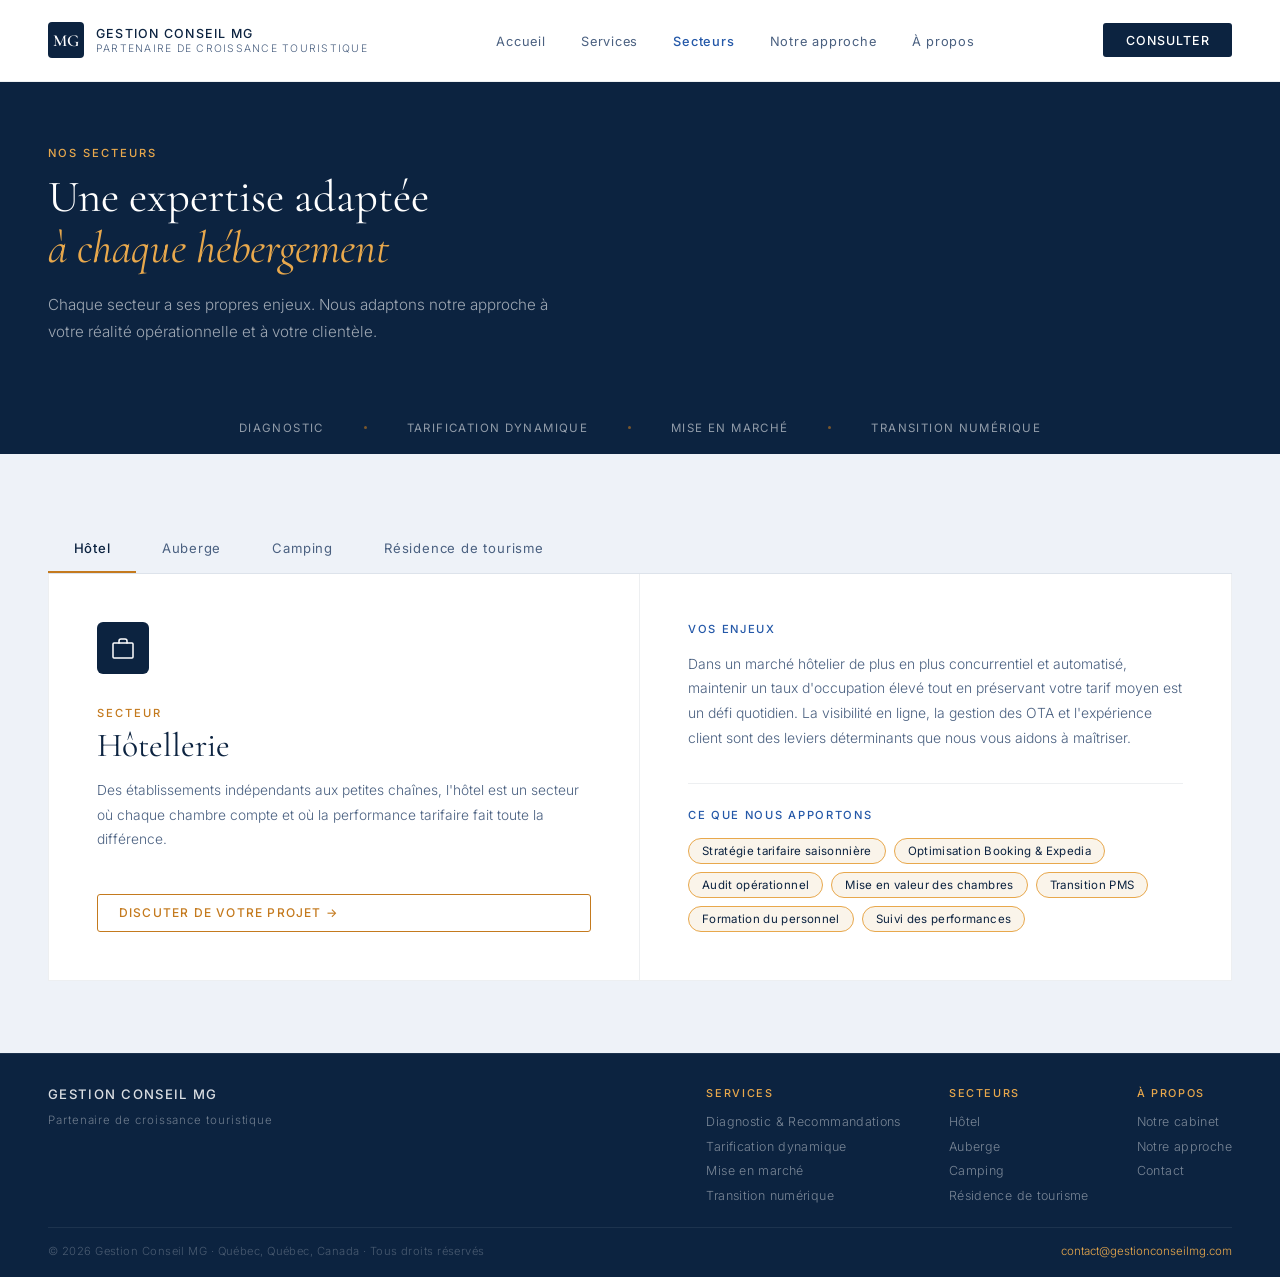
<file: secteurs.html>
<!DOCTYPE html>
<html lang="fr">
<head>
  <meta charset="UTF-8"/><meta name="viewport" content="width=device-width, initial-scale=1.0"/>
  <title>Secteurs | Gestion Conseil MG</title>
  <link rel="stylesheet" href="style.css"/>
  <style>
    .secteur-tabs { display: flex; border-bottom: 0.5px solid var(--border-soft); overflow-x: auto; }
    .tab-btn { font-size: .82rem; font-weight: 400; letter-spacing: .06em; color: var(--text-muted); background: transparent; border: none; border-bottom: 2px solid transparent; padding: .9rem 1.6rem; cursor: pointer; font-family: 'Inter', sans-serif; transition: color .2s, border-color .2s; white-space: nowrap; }
    .tab-btn.active { color: var(--encre); font-weight: 500; border-bottom-color: var(--ocre); }
    .tab-btn:hover { color: var(--text); }
    .secteur-panels { border: 0.5px solid var(--border-soft); border-top: none; background: var(--bg); }
    .secteur-panel { display: none; grid-template-columns: 1fr 1fr; min-height: 400px; }
    .secteur-panel.active { display: grid; }
    .panel-left { padding: 3rem; border-right: 0.5px solid var(--border-soft); display: flex; flex-direction: column; justify-content: space-between; }
    .panel-icon { width: 52px; height: 52px; background: var(--encre); border-radius: 6px; display: flex; align-items: center; justify-content: center; margin-bottom: 2rem; }
    .panel-icon svg { width: 24px; height: 24px; stroke: #fff; fill: none; stroke-width: 1.5; stroke-linecap: round; stroke-linejoin: round; }
    .panel-title { font-family: 'Cormorant Garamond', serif; font-size: 2.1rem; font-weight: 400; color: var(--text); margin-bottom: .75rem; line-height: 1.2; }
    .panel-title em { font-style: italic; color: var(--cobalt); }
    .panel-subtitle { font-size: .86rem; font-weight: 300; color: var(--text-muted); line-height: 1.78; margin-bottom: 2rem; }
    .panel-cta { display: inline-flex; align-items: center; gap: 8px; font-size: .75rem; font-weight: 500; color: var(--ocre); letter-spacing: .1em; text-transform: uppercase; cursor: pointer; border: 1px solid var(--ocre); padding: .65rem 1.3rem; border-radius: 3px; background: transparent; font-family: 'Inter', sans-serif; transition: background .2s, color .2s; text-decoration: none; }
    .panel-cta:hover { background: var(--ocre); color: #fff; }
    .panel-right { padding: 3rem; display: flex; flex-direction: column; }
    .panel-challenge { margin-bottom: 2rem; }
    .panel-challenge h4, .panel-services h4 { font-size: .7rem; font-weight: 500; letter-spacing: .15em; color: var(--cobalt); text-transform: uppercase; margin-bottom: 1rem; }
    .panel-challenge p { font-size: .87rem; font-weight: 300; color: var(--text-muted); line-height: 1.78; }
    .panel-services { border-top: 0.5px solid var(--border-soft); padding-top: 1.5rem; }
    .panel-tags { display: flex; flex-wrap: wrap; gap: .5rem; }
    .ptag { font-size: .72rem; font-weight: 400; color: var(--encre); background: var(--ivoire); border: 0.5px solid var(--safran); padding: 5px 13px; border-radius: 100px; letter-spacing: .03em; }
    @media(max-width:860px){ .secteur-panel { grid-template-columns: 1fr; } .panel-left { border-right: none; border-bottom: 0.5px solid var(--border-soft); } }
  </style>
</head>
<body>
<nav>
  <a class="logo-wrap" href="index.html"><div class="logo-mark"><span>MG</span></div><div><div class="logo-text">Gestion Conseil MG</div><div class="logo-sub">Partenaire de croissance touristique</div></div></a>
  <ul class="nav-links">
    <li><a href="index.html">Accueil</a></li><li><a href="services.html">Services</a></li><li><a href="secteurs.html" class="active">Secteurs</a></li><li><a href="approche.html">Notre approche</a></li><li><a href="apropos.html">À propos</a></li>
  </ul>
  <a class="nav-cta" href="index.html#contact">Consulter</a>
  <button class="hamburger" aria-label="Menu"><span></span><span></span><span></span></button>
</nav>
<div class="mobile-menu">
  <a href="index.html">Accueil</a><a href="services.html">Services</a><a href="secteurs.html">Secteurs</a><a href="approche.html">Notre approche</a><a href="apropos.html">À propos</a>
  <a class="mobile-cta" href="index.html#contact">Consulter</a>
</div>

<div class="page-hero">
  <span class="sec-label">Nos secteurs</span>
  <h1>Une expertise adaptée<br><em>à chaque hébergement</em></h1>
  <p>Chaque secteur a ses propres enjeux. Nous adaptons notre approche à votre réalité opérationnelle et à votre clientèle.</p>
</div>

<div class="tagline-bar">
  <span class="tl-item">Diagnostic</span><div class="tl-dot"></div>
  <span class="tl-item">Tarification dynamique</span><div class="tl-dot"></div>
  <span class="tl-item">Mise en marché</span><div class="tl-dot"></div>
  <span class="tl-item">Transition numérique</span>
</div>

<section class="section" style="background:var(--bg-soft)">
  <div class="secteur-tabs">
    <button class="tab-btn active" onclick="showTab('hotel',this)">Hôtel</button>
    <button class="tab-btn" onclick="showTab('auberge',this)">Auberge</button>
    <button class="tab-btn" onclick="showTab('camping',this)">Camping</button>
    <button class="tab-btn" onclick="showTab('residence',this)">Résidence de tourisme</button>
  </div>
  <div class="secteur-panels">
    <div class="secteur-panel active" id="panel-hotel">
      <div class="panel-left">
        <div>
          <div class="panel-icon"><svg viewBox="0 0 24 24"><rect x="2" y="7" width="20" height="15" rx="1"/><path d="M16 7V5a2 2 0 0 0-2-2h-4a2 2 0 0 0-2 2v2"/></svg></div>
          <span class="sec-label" style="margin-bottom:.4rem">Secteur</span>
          <div class="panel-title">Hôtellerie</div>
          <p class="panel-subtitle">Des établissements indépendants aux petites chaînes, l'hôtel est un secteur où chaque chambre compte et où la performance tarifaire fait toute la différence.</p>
        </div>
        <a class="panel-cta" href="index.html#contact">Discuter de votre projet →</a>
      </div>
      <div class="panel-right">
        <div class="panel-challenge"><h4>Vos enjeux</h4><p>Dans un marché hôtelier de plus en plus concurrentiel et automatisé, maintenir un taux d'occupation élevé tout en préservant votre tarif moyen est un défi quotidien. La visibilité en ligne, la gestion des OTA et l'expérience client sont des leviers déterminants que nous vous aidons à maîtriser.</p></div>
        <div class="panel-services"><h4>Ce que nous apportons</h4><div class="panel-tags"><span class="ptag">Stratégie tarifaire saisonnière</span><span class="ptag">Optimisation Booking &amp; Expedia</span><span class="ptag">Audit opérationnel</span><span class="ptag">Mise en valeur des chambres</span><span class="ptag">Transition PMS</span><span class="ptag">Formation du personnel</span><span class="ptag">Suivi des performances</span></div></div>
      </div>
    </div>
    <div class="secteur-panel" id="panel-auberge">
      <div class="panel-left">
        <div>
          <div class="panel-icon"><svg viewBox="0 0 24 24"><path d="M3 9l9-7 9 7v11a2 2 0 0 1-2 2H5a2 2 0 0 1-2-2z"/><polyline points="9 22 9 12 15 12 15 22"/></svg></div>
          <span class="sec-label" style="margin-bottom:.4rem">Secteur</span>
          <div class="panel-title">Auberge</div>
          <p class="panel-subtitle">Les auberges — de charme, rurales ou de jeunesse — offrent une expérience unique fondée sur l'authenticité et l'accueil. Leur potentiel commercial est souvent sous-exploité.</p>
        </div>
        <a class="panel-cta" href="index.html#contact">Discuter de votre projet →</a>
      </div>
      <div class="panel-right">
        <div class="panel-challenge"><h4>Vos enjeux</h4><p>Les auberges font face à des défis particuliers : saisonnalité prononcée, ressources limitées, faible visibilité numérique et difficulté à se différencier. Nous vous aidons à construire une identité forte et à rayonner sur les bonnes plateformes.</p></div>
        <div class="panel-services"><h4>Ce que nous apportons</h4><div class="panel-tags"><span class="ptag">Positionnement &amp; identité</span><span class="ptag">Tarification par saison</span><span class="ptag">Photos professionnelles</span><span class="ptag">Référencement Airbnb &amp; Booking</span><span class="ptag">Gestion des avis clients</span><span class="ptag">Outils de réservation en ligne</span><span class="ptag">Suivi régulier adapté</span></div></div>
      </div>
    </div>
    <div class="secteur-panel" id="panel-camping">
      <div class="panel-left">
        <div>
          <div class="panel-icon"><svg viewBox="0 0 24 24"><polygon points="3 17 12 3 21 17"/><line x1="3" y1="17" x2="21" y2="17"/></svg></div>
          <span class="sec-label" style="margin-bottom:.4rem">Secteur</span>
          <div class="panel-title">Camping</div>
          <p class="panel-subtitle">Emplacements, chalets, tentes prêt-à-camper : le secteur se transforme avec la montée du glamping et des nouvelles attentes en quête de nature et d'authenticité.</p>
        </div>
        <a class="panel-cta" href="index.html#contact">Discuter de votre projet →</a>
      </div>
      <div class="panel-right">
        <div class="panel-challenge"><h4>Vos enjeux</h4><p>La haute saisonnalité des campings exige une gestion rigoureuse des disponibilités, une tarification dynamique par type d'emplacement et une présence digitale optimisée pour capter les réservations en ligne.</p></div>
        <div class="panel-services"><h4>Ce que nous apportons</h4><div class="panel-tags"><span class="ptag">Tarification par type d'unité</span><span class="ptag">Stratégie haute &amp; basse saison</span><span class="ptag">Mise en valeur visuelle</span><span class="ptag">Référencement plateformes camping</span><span class="ptag">Logiciel de réservation adapté</span><span class="ptag">Développement offre glamping</span><span class="ptag">Suivi des performances</span></div></div>
      </div>
    </div>
    <div class="secteur-panel" id="panel-residence">
      <div class="panel-left">
        <div>
          <div class="panel-icon"><svg viewBox="0 0 24 24"><path d="M3 9l9-7 9 7v11a2 2 0 0 1-2 2H5a2 2 0 0 1-2-2z"/><rect x="9" y="14" width="6" height="8"/></svg></div>
          <span class="sec-label" style="margin-bottom:.4rem">Secteur</span>
          <div class="panel-title">Résidence <em>de tourisme</em></div>
          <p class="panel-subtitle">Appartements meublés, studios ou villas en gestion locative touristique : la résidence cumule les enjeux de l'hôtellerie et de la gestion immobilière.</p>
        </div>
        <a class="panel-cta" href="index.html#contact">Discuter de votre projet →</a>
      </div>
      <div class="panel-right">
        <div class="panel-challenge"><h4>Vos enjeux</h4><p>Entre la concurrence d'Airbnb, la gestion multi-unités et les exigences de classement, les résidences doivent se professionnaliser sur tous les fronts : tarification, visibilité, maintenance et expérience client.</p></div>
        <div class="panel-services"><h4>Ce que nous apportons</h4><div class="panel-tags"><span class="ptag">Tarification multi-unités</span><span class="ptag">Optimisation Airbnb &amp; VRBO</span><span class="ptag">Photos &amp; descriptions</span><span class="ptag">Channel manager adapté</span><span class="ptag">Classement &amp; certification</span><span class="ptag">Gestion des avis</span><span class="ptag">Suivi mensuel des revenus</span></div></div>
      </div>
    </div>
  </div>
</section>

<footer>
  <div class="footer-top">
    <div class="foot-brand"><span class="foot-logo">Gestion Conseil MG</span><span class="foot-tagline">Partenaire de croissance touristique</span></div>
    <div class="foot-nav">
      <div class="foot-nav-col"><span class="foot-col-title">Services</span><a href="services.html">Diagnostic &amp; Recommandations</a><a href="services.html">Tarification dynamique</a><a href="services.html">Mise en marché</a><a href="services.html">Transition numérique</a></div>
      <div class="foot-nav-col"><span class="foot-col-title">Secteurs</span><a href="secteurs.html">Hôtel</a><a href="secteurs.html">Auberge</a><a href="secteurs.html">Camping</a><a href="secteurs.html">Résidence de tourisme</a></div>
      <div class="foot-nav-col"><span class="foot-col-title">À propos</span><a href="apropos.html">Notre cabinet</a><a href="approche.html">Notre approche</a><a href="index.html#contact">Contact</a></div>
    </div>
  </div>
  <div class="footer-bottom">
    <span class="foot-copy">© 2026 Gestion Conseil MG · Québec, Québec, Canada · Tous droits réservés</span>
    <span class="foot-contact"><a href="mailto:matthieu.gergaud@gmail.com">contact@gestionconseilmg.com</a></span>
  </div>
</footer>
<script>
const hamburger=document.querySelector('.hamburger'),mobileMenu=document.querySelector('.mobile-menu');
hamburger.addEventListener('click',()=>{hamburger.classList.toggle('open');mobileMenu.classList.toggle('open');document.body.style.overflow=mobileMenu.classList.contains('open')?'hidden':'';});
mobileMenu.querySelectorAll('a').forEach(a=>a.addEventListener('click',()=>{hamburger.classList.remove('open');mobileMenu.classList.remove('open');document.body.style.overflow='';}));
function showTab(id,btn){document.querySelectorAll('.tab-btn').forEach(b=>b.classList.remove('active'));document.querySelectorAll('.secteur-panel').forEach(p=>p.classList.remove('active'));btn.classList.add('active');document.getElementById('panel-'+id).classList.add('active');}
</script>
</body>
</html>
</file>
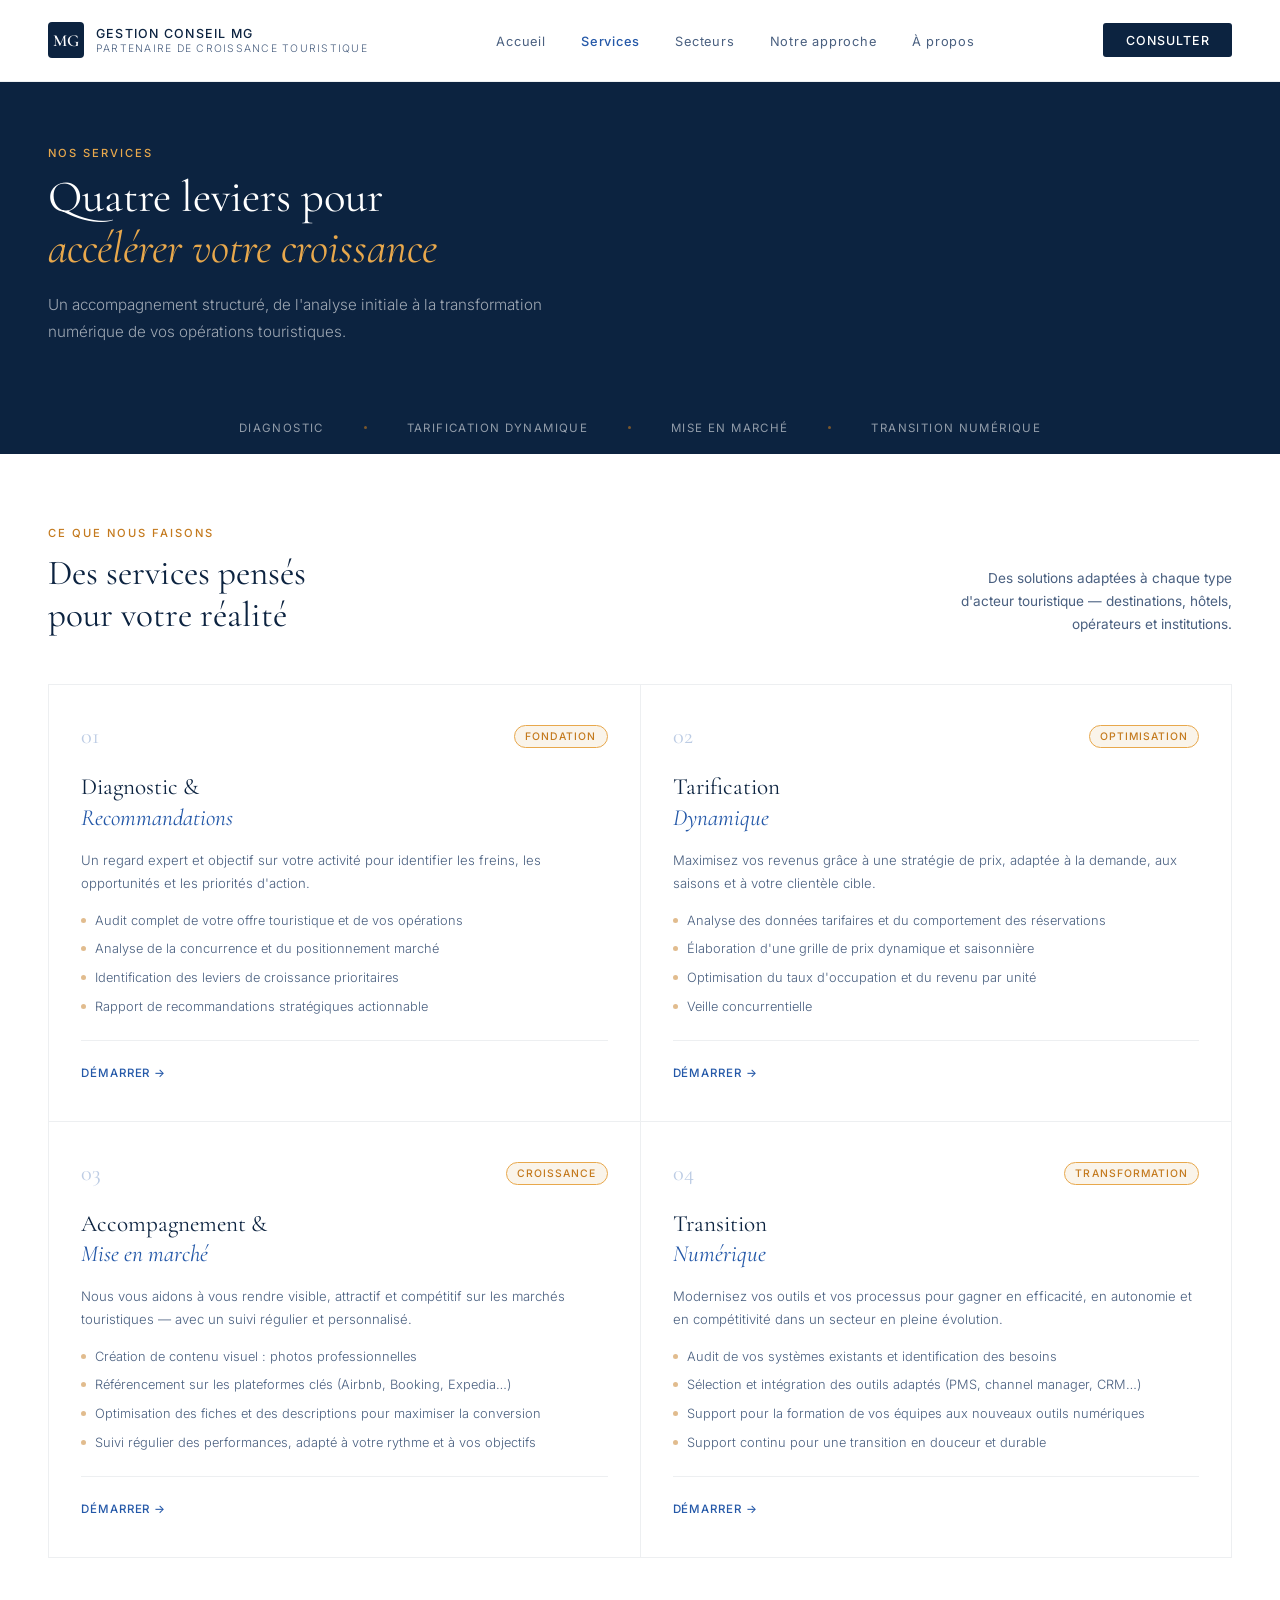
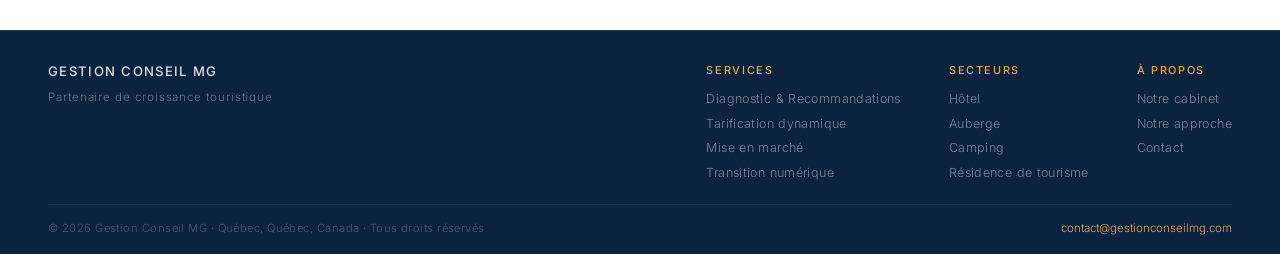
<file: services.html>
<!DOCTYPE html>
<html lang="fr">
<head>
  <meta charset="UTF-8"/><meta name="viewport" content="width=device-width, initial-scale=1.0"/>
  <title>Services | Gestion Conseil MG</title>
  <meta name="description" content="Nos 4 services : diagnostic, tarification dynamique, mise en marché et transition numérique."/>
  <link rel="stylesheet" href="style.css"/>
  <style>
    .services-grid { display: grid; grid-template-columns: repeat(2,1fr); border-top: 0.5px solid var(--border-soft); border-left: 0.5px solid var(--border-soft); }
    .svc { padding: 2.5rem 2rem; border-right: 0.5px solid var(--border-soft); border-bottom: 0.5px solid var(--border-soft); display: flex; flex-direction: column; transition: background .2s; }
    .svc:hover { background: var(--bg-soft); }
    .svc-top { display: flex; align-items: flex-start; justify-content: space-between; margin-bottom: 1.5rem; }
    .svc-num { font-family: 'Cormorant Garamond', serif; font-size: 1.4rem; color: var(--cobalt); opacity: .3; line-height: 1; }
    .svc-badge { font-size: .65rem; font-weight: 500; letter-spacing: .1em; text-transform: uppercase; padding: 4px 10px; border-radius: 100px; background: var(--ivoire); color: var(--ocre); border: 0.5px solid var(--safran); }
    .svc h3 { font-family: 'Cormorant Garamond', serif; font-size: 1.45rem; font-weight: 400; color: var(--text); margin-bottom: 1rem; line-height: 1.3; }
    .svc h3 em { font-style: italic; color: var(--cobalt); }
    .svc-body { font-size: .82rem; font-weight: 300; color: var(--text-muted); line-height: 1.75; flex: 1; }
    .svc-items { list-style: none; margin-top: 1rem; display: flex; flex-direction: column; gap: .55rem; }
    .svc-items li { display: flex; align-items: flex-start; gap: 9px; font-size: .8rem; font-weight: 300; color: var(--text-muted); line-height: 1.55; }
    .li-dot { width: 5px; height: 5px; border-radius: 50%; background: var(--ocre); opacity: .5; flex-shrink: 0; margin-top: 7px; }
    .svc-footer { margin-top: 1.5rem; padding-top: 1.2rem; border-top: 0.5px solid var(--border-soft); }
    .svc-link { display: inline-flex; align-items: center; gap: 6px; font-size: .72rem; font-weight: 500; color: var(--cobalt); letter-spacing: .08em; text-transform: uppercase; cursor: pointer; text-decoration: none; }
    .svc-link:hover { color: var(--ocre); gap: 10px; }
    @media(max-width:860px){ .services-grid { grid-template-columns: 1fr; } }
  </style>
</head>
<body>
<nav>
  <a class="logo-wrap" href="index.html"><div class="logo-mark"><span>MG</span></div><div><div class="logo-text">Gestion Conseil MG</div><div class="logo-sub">Partenaire de croissance touristique</div></div></a>
  <ul class="nav-links">
    <li><a href="index.html">Accueil</a></li><li><a href="services.html" class="active">Services</a></li><li><a href="secteurs.html">Secteurs</a></li><li><a href="approche.html">Notre approche</a></li><li><a href="apropos.html">À propos</a></li>
  </ul>
  <a class="nav-cta" href="index.html#contact">Consulter</a>
  <button class="hamburger" aria-label="Menu"><span></span><span></span><span></span></button>
</nav>
<div class="mobile-menu">
  <a href="index.html">Accueil</a><a href="services.html">Services</a><a href="secteurs.html">Secteurs</a><a href="approche.html">Notre approche</a><a href="apropos.html">À propos</a>
  <a class="mobile-cta" href="index.html#contact">Consulter</a>
</div>

<div class="page-hero">
  <span class="sec-label">Nos services</span>
  <h1>Quatre leviers pour<br><em>accélérer votre croissance</em></h1>
  <p>Un accompagnement structuré, de l'analyse initiale à la transformation numérique de vos opérations touristiques.</p>
</div>

<div class="tagline-bar">
  <span class="tl-item">Diagnostic</span><div class="tl-dot"></div>
  <span class="tl-item">Tarification dynamique</span><div class="tl-dot"></div>
  <span class="tl-item">Mise en marché</span><div class="tl-dot"></div>
  <span class="tl-item">Transition numérique</span>
</div>

<section class="section">
  <div class="sec-header">
    <div><span class="sec-label">Ce que nous faisons</span><h2>Des services pensés<br>pour votre réalité</h2></div>
    <p class="sec-desc-right">Des solutions adaptées à chaque type d'acteur touristique — destinations, hôtels, opérateurs et institutions.</p>
  </div>
  <div class="services-grid">
    <div class="svc">
      <div class="svc-top"><div class="svc-num">01</div><div class="svc-badge">Fondation</div></div>
      <h3>Diagnostic &amp;<br><em>Recommandations</em></h3>
      <div class="svc-body">Un regard expert et objectif sur votre activité pour identifier les freins, les opportunités et les priorités d'action.
        <ul class="svc-items">
          <li><div class="li-dot"></div>Audit complet de votre offre touristique et de vos opérations</li>
          <li><div class="li-dot"></div>Analyse de la concurrence et du positionnement marché</li>
          <li><div class="li-dot"></div>Identification des leviers de croissance prioritaires</li>
          <li><div class="li-dot"></div>Rapport de recommandations stratégiques actionnable</li>
        </ul>
      </div>
      <div class="svc-footer"><a class="svc-link" href="index.html#contact">Démarrer →</a></div>
    </div>
    <div class="svc">
      <div class="svc-top"><div class="svc-num">02</div><div class="svc-badge">Optimisation</div></div>
      <h3>Tarification<br><em>Dynamique</em></h3>
      <div class="svc-body">Maximisez vos revenus grâce à une stratégie de prix, adaptée à la demande, aux saisons et à votre clientèle cible.
        <ul class="svc-items">
          <li><div class="li-dot"></div>Analyse des données tarifaires et du comportement des réservations</li>
          <li><div class="li-dot"></div>Élaboration d'une grille de prix dynamique et saisonnière</li>
          <li><div class="li-dot"></div>Optimisation du taux d'occupation et du revenu par unité</li>
          <li><div class="li-dot"></div>Veille concurrentielle</li>
        </ul>
      </div>
      <div class="svc-footer"><a class="svc-link" href="index.html#contact">Démarrer →</a></div>
    </div>
    <div class="svc">
      <div class="svc-top"><div class="svc-num">03</div><div class="svc-badge">Croissance</div></div>
      <h3>Accompagnement &amp;<br><em>Mise en marché</em></h3>
      <div class="svc-body">Nous vous aidons à vous rendre visible, attractif et compétitif sur les marchés touristiques — avec un suivi régulier et personnalisé.
        <ul class="svc-items">
          <li><div class="li-dot"></div>Création de contenu visuel : photos professionnelles</li>
          <li><div class="li-dot"></div>Référencement sur les plateformes clés (Airbnb, Booking, Expedia…)</li>
          <li><div class="li-dot"></div>Optimisation des fiches et des descriptions pour maximiser la conversion</li>
          <li><div class="li-dot"></div>Suivi régulier des performances, adapté à votre rythme et à vos objectifs</li>
        </ul>
      </div>
      <div class="svc-footer"><a class="svc-link" href="index.html#contact">Démarrer →</a></div>
    </div>
    <div class="svc">
      <div class="svc-top"><div class="svc-num">04</div><div class="svc-badge">Transformation</div></div>
      <h3>Transition<br><em>Numérique</em></h3>
      <div class="svc-body">Modernisez vos outils et vos processus pour gagner en efficacité, en autonomie et en compétitivité dans un secteur en pleine évolution.
        <ul class="svc-items">
          <li><div class="li-dot"></div>Audit de vos systèmes existants et identification des besoins</li>
          <li><div class="li-dot"></div>Sélection et intégration des outils adaptés (PMS, channel manager, CRM…)</li>
          <li><div class="li-dot"></div>Support pour la formation de vos équipes aux nouveaux outils numériques</li>
          <li><div class="li-dot"></div>Support continu pour une transition en douceur et durable</li>
        </ul>
      </div>
      <div class="svc-footer"><a class="svc-link" href="index.html#contact">Démarrer →</a></div>
    </div>
  </div>
</section>

<footer>
  <div class="footer-top">
    <div class="foot-brand"><span class="foot-logo">Gestion Conseil MG</span><span class="foot-tagline">Partenaire de croissance touristique</span></div>
    <div class="foot-nav">
      <div class="foot-nav-col"><span class="foot-col-title">Services</span><a href="services.html">Diagnostic &amp; Recommandations</a><a href="services.html">Tarification dynamique</a><a href="services.html">Mise en marché</a><a href="services.html">Transition numérique</a></div>
      <div class="foot-nav-col"><span class="foot-col-title">Secteurs</span><a href="secteurs.html">Hôtel</a><a href="secteurs.html">Auberge</a><a href="secteurs.html">Camping</a><a href="secteurs.html">Résidence de tourisme</a></div>
      <div class="foot-nav-col"><span class="foot-col-title">À propos</span><a href="apropos.html">Notre cabinet</a><a href="approche.html">Notre approche</a><a href="index.html#contact">Contact</a></div>
    </div>
  </div>
  <div class="footer-bottom">
    <span class="foot-copy">© 2026 Gestion Conseil MG · Québec, Québec, Canada · Tous droits réservés</span>
    <span class="foot-contact"><a href="mailto:matthieu.gergaud@gmail.com">contact@gestionconseilmg.com</a></span>
  </div>
</footer>
<script>
const hamburger=document.querySelector('.hamburger'),mobileMenu=document.querySelector('.mobile-menu');
hamburger.addEventListener('click',()=>{hamburger.classList.toggle('open');mobileMenu.classList.toggle('open');document.body.style.overflow=mobileMenu.classList.contains('open')?'hidden':'';});
mobileMenu.querySelectorAll('a').forEach(a=>a.addEventListener('click',()=>{hamburger.classList.remove('open');mobileMenu.classList.remove('open');document.body.style.overflow='';}));
</script>
</body>
</html>
</file>
<file: style.css>
@import url('https://fonts.googleapis.com/css2?family=Cormorant+Garamond:ital,wght@0,400;0,600;1,400&family=Inter:wght@300;400;500&display=swap');

:root {
  --encre:       #0C2340;
  --cobalt:      #2458A8;
  --ciel:        #5B90D8;
  --ocre:        #C47A1E;
  --safran:      #E8A84C;
  --ivoire:      #FAF4EA;
  --text:        #0C2340;
  --text-muted:  #4A6080;
  --bg:          #ffffff;
  --bg-soft:     #EEF2F8;
  --border:      rgba(12,35,64,0.13);
  --border-soft: rgba(12,35,64,0.07);
  --radius:      8px;
  --radius-lg:   12px;
}

* { margin: 0; padding: 0; box-sizing: border-box; }
body { font-family: 'Inter', sans-serif; background: var(--bg); color: var(--text); -webkit-font-smoothing: antialiased; }

/* NAV */
nav { display: flex; justify-content: space-between; align-items: center; padding: 1.4rem 3rem; border-bottom: 0.5px solid var(--border-soft); position: sticky; top: 0; background: var(--bg); z-index: 200; }
.logo-wrap { display: flex; align-items: center; gap: 12px; text-decoration: none; }
.logo-mark { width: 36px; height: 36px; background: var(--encre); border-radius: 4px; display: flex; align-items: center; justify-content: center; flex-shrink: 0; }
.logo-mark span { font-family: 'Cormorant Garamond', serif; font-size: 1.05rem; font-weight: 600; color: #fff; }
.logo-text { font-size: 0.78rem; font-weight: 500; letter-spacing: 0.1em; color: var(--text); text-transform: uppercase; line-height: 1.3; }
.logo-sub { font-size: 0.65rem; font-weight: 300; letter-spacing: 0.12em; color: var(--text-muted); text-transform: uppercase; }
.nav-links { display: flex; gap: 2.2rem; list-style: none; align-items: center; }
.nav-links a { font-size: 0.8rem; color: var(--text-muted); text-decoration: none; letter-spacing: 0.06em; transition: color 0.2s; }
.nav-links a:hover, .nav-links a.active { color: var(--cobalt); font-weight: 500; }
.nav-cta { font-size: 0.78rem; font-weight: 500; background: var(--encre); color: #fff; border: none; padding: 0.6rem 1.4rem; border-radius: 3px; cursor: pointer; font-family: 'Inter', sans-serif; letter-spacing: 0.08em; text-transform: uppercase; transition: opacity 0.2s; text-decoration: none; display: inline-block; }
.nav-cta:hover { opacity: 0.85; }

/* HAMBURGER */
.hamburger { display: none; flex-direction: column; gap: 5px; cursor: pointer; padding: 4px; background: none; border: none; z-index: 300; }
.hamburger span { display: block; width: 24px; height: 2px; background: var(--encre); border-radius: 2px; transition: transform 0.3s, opacity 0.3s; }
.hamburger.open span:nth-child(1) { transform: translateY(7px) rotate(45deg); }
.hamburger.open span:nth-child(2) { opacity: 0; }
.hamburger.open span:nth-child(3) { transform: translateY(-7px) rotate(-45deg); }

/* MENU MOBILE */
.mobile-menu { display: none; position: fixed; inset: 0; background: var(--bg); z-index: 150; flex-direction: column; align-items: center; justify-content: center; padding: 5rem 2rem 3rem; }
.mobile-menu.open { display: flex; }
.mobile-menu a { font-size: 1.6rem; font-family: 'Cormorant Garamond', serif; font-weight: 400; color: var(--text); text-decoration: none; padding: 1.1rem 0; width: 100%; text-align: center; border-bottom: 0.5px solid var(--border-soft); transition: color 0.2s; }
.mobile-menu a:first-child { border-top: 0.5px solid var(--border-soft); }
.mobile-menu a:hover { color: var(--cobalt); }
.mobile-menu .mobile-cta { margin-top: 2rem; background: var(--cobalt); color: #fff; padding: 0.9rem 2.5rem; border-radius: 3px; font-family: 'Inter', sans-serif; font-size: 0.85rem; font-weight: 500; letter-spacing: 0.08em; text-transform: uppercase; text-decoration: none; }

/* TAGLINE BAR */
.tagline-bar { padding: 1.2rem 3rem; display: flex; align-items: center; justify-content: center; gap: 2.5rem; background: var(--encre); flex-wrap: wrap; }
.tl-item { font-size: 0.72rem; font-weight: 400; color: rgba(255,255,255,0.55); letter-spacing: 0.12em; text-transform: uppercase; }
.tl-dot { width: 3px; height: 3px; border-radius: 50%; background: var(--ocre); opacity: 0.6; }

/* FOOTER */
footer { padding: 2rem 3rem 1.2rem; background: var(--encre); border-top: 0.5px solid rgba(255,255,255,0.07); }
.footer-top { display: flex; justify-content: space-between; align-items: flex-start; flex-wrap: wrap; gap: 2rem; margin-bottom: 1.5rem; }
.foot-brand .foot-logo { font-size: 0.82rem; font-weight: 500; letter-spacing: 0.1em; color: rgba(255,255,255,0.85); text-transform: uppercase; display: block; margin-bottom: 0.4rem; }
.foot-brand .foot-tagline { font-size: 0.72rem; font-weight: 300; color: rgba(255,255,255,0.4); letter-spacing: 0.08em; }
.foot-nav { display: flex; gap: 3rem; flex-wrap: wrap; }
.foot-nav-col { display: flex; flex-direction: column; gap: 0.6rem; }
.foot-nav-col .foot-col-title { font-size: 0.68rem; font-weight: 500; letter-spacing: 0.15em; text-transform: uppercase; color: var(--safran); margin-bottom: 0.3rem; }
.foot-nav-col a { font-size: 0.78rem; font-weight: 300; color: rgba(255,255,255,0.45); text-decoration: none; transition: color 0.2s; letter-spacing: 0.03em; }
.foot-nav-col a:hover { color: rgba(255,255,255,0.85); }
.footer-bottom { border-top: 0.5px solid rgba(255,255,255,0.07); padding-top: 1rem; display: flex; justify-content: space-between; align-items: center; flex-wrap: wrap; gap: 0.5rem; }
.foot-copy { font-size: 0.7rem; font-weight: 300; color: rgba(255,255,255,0.25); letter-spacing: 0.04em; }
.foot-contact { font-size: 0.72rem; font-weight: 300; color: rgba(255,255,255,0.35); }
.foot-contact a { color: var(--safran); text-decoration: none; }
.foot-contact a:hover { color: #fff; }

/* COMPOSANTS */
.sec-label { font-size: 0.7rem; font-weight: 500; letter-spacing: 0.18em; color: var(--ocre); text-transform: uppercase; margin-bottom: 0.75rem; display: block; }
h2 { font-family: 'Cormorant Garamond', serif; font-size: 2.2rem; font-weight: 400; color: var(--text); line-height: 1.2; }
.sec-header { display: flex; align-items: flex-end; justify-content: space-between; margin-bottom: 3rem; }
.sec-desc-right { font-size: 0.85rem; color: var(--text-muted); line-height: 1.7; max-width: 280px; text-align: right; }
.section { padding: 4.5rem 3rem; }
.btn-dark { background: var(--cobalt); color: #fff; border: none; padding: 0.85rem 2rem; font-family: 'Inter', sans-serif; font-size: 0.8rem; font-weight: 500; letter-spacing: 0.08em; text-transform: uppercase; cursor: pointer; border-radius: 3px; transition: opacity 0.2s; text-decoration: none; display: inline-block; }
.btn-dark:hover { opacity: 0.88; }
.btn-outline { background: transparent; color: var(--text); border: 0.5px solid var(--border); padding: 0.85rem 2rem; font-family: 'Inter', sans-serif; font-size: 0.8rem; letter-spacing: 0.08em; text-transform: uppercase; cursor: pointer; border-radius: 3px; transition: border-color 0.2s, color 0.2s; text-decoration: none; display: inline-block; }
.btn-outline:hover { border-color: var(--ocre); color: var(--ocre); }
.page-hero { padding: 4rem 3rem 3.5rem; background: var(--encre); }
.page-hero .sec-label { color: var(--safran); }
.page-hero h1 { font-family: 'Cormorant Garamond', serif; font-size: 2.8rem; font-weight: 400; line-height: 1.15; color: #fff; margin-bottom: 1rem; }
.page-hero h1 em { font-style: italic; color: var(--safran); }
.page-hero p { font-size: 0.95rem; font-weight: 300; color: rgba(255,255,255,0.6); line-height: 1.8; max-width: 520px; }

/* RESPONSIVE */
@media (max-width: 860px) {
  nav { padding: 1rem 1.5rem; }
  .nav-links, .nav-cta { display: none; }
  .hamburger { display: flex; }
  .page-hero { padding: 3rem 1.5rem 2.5rem; }
  .page-hero h1 { font-size: 2rem; }
  .section { padding: 3rem 1.5rem; }
  .sec-header { flex-direction: column; align-items: flex-start; gap: 1rem; }
  .sec-desc-right { text-align: left; max-width: 100%; }
  footer { padding: 2rem 1.5rem 1.2rem; }
  .footer-top { flex-direction: column; gap: 1.5rem; }
  .foot-nav { gap: 1.5rem; }
  .tagline-bar { gap: 1.2rem; padding: 1rem 1.5rem; }
  .footer-bottom { flex-direction: column; align-items: flex-start; gap: 0.4rem; }
  .hero-right-bg {
    position: absolute;
    inset: 0;
    width: 100%;
    height: 100%;
    z-index: 0;
    opacity: 0.40;
    object-fit: cover;
}
</file>
